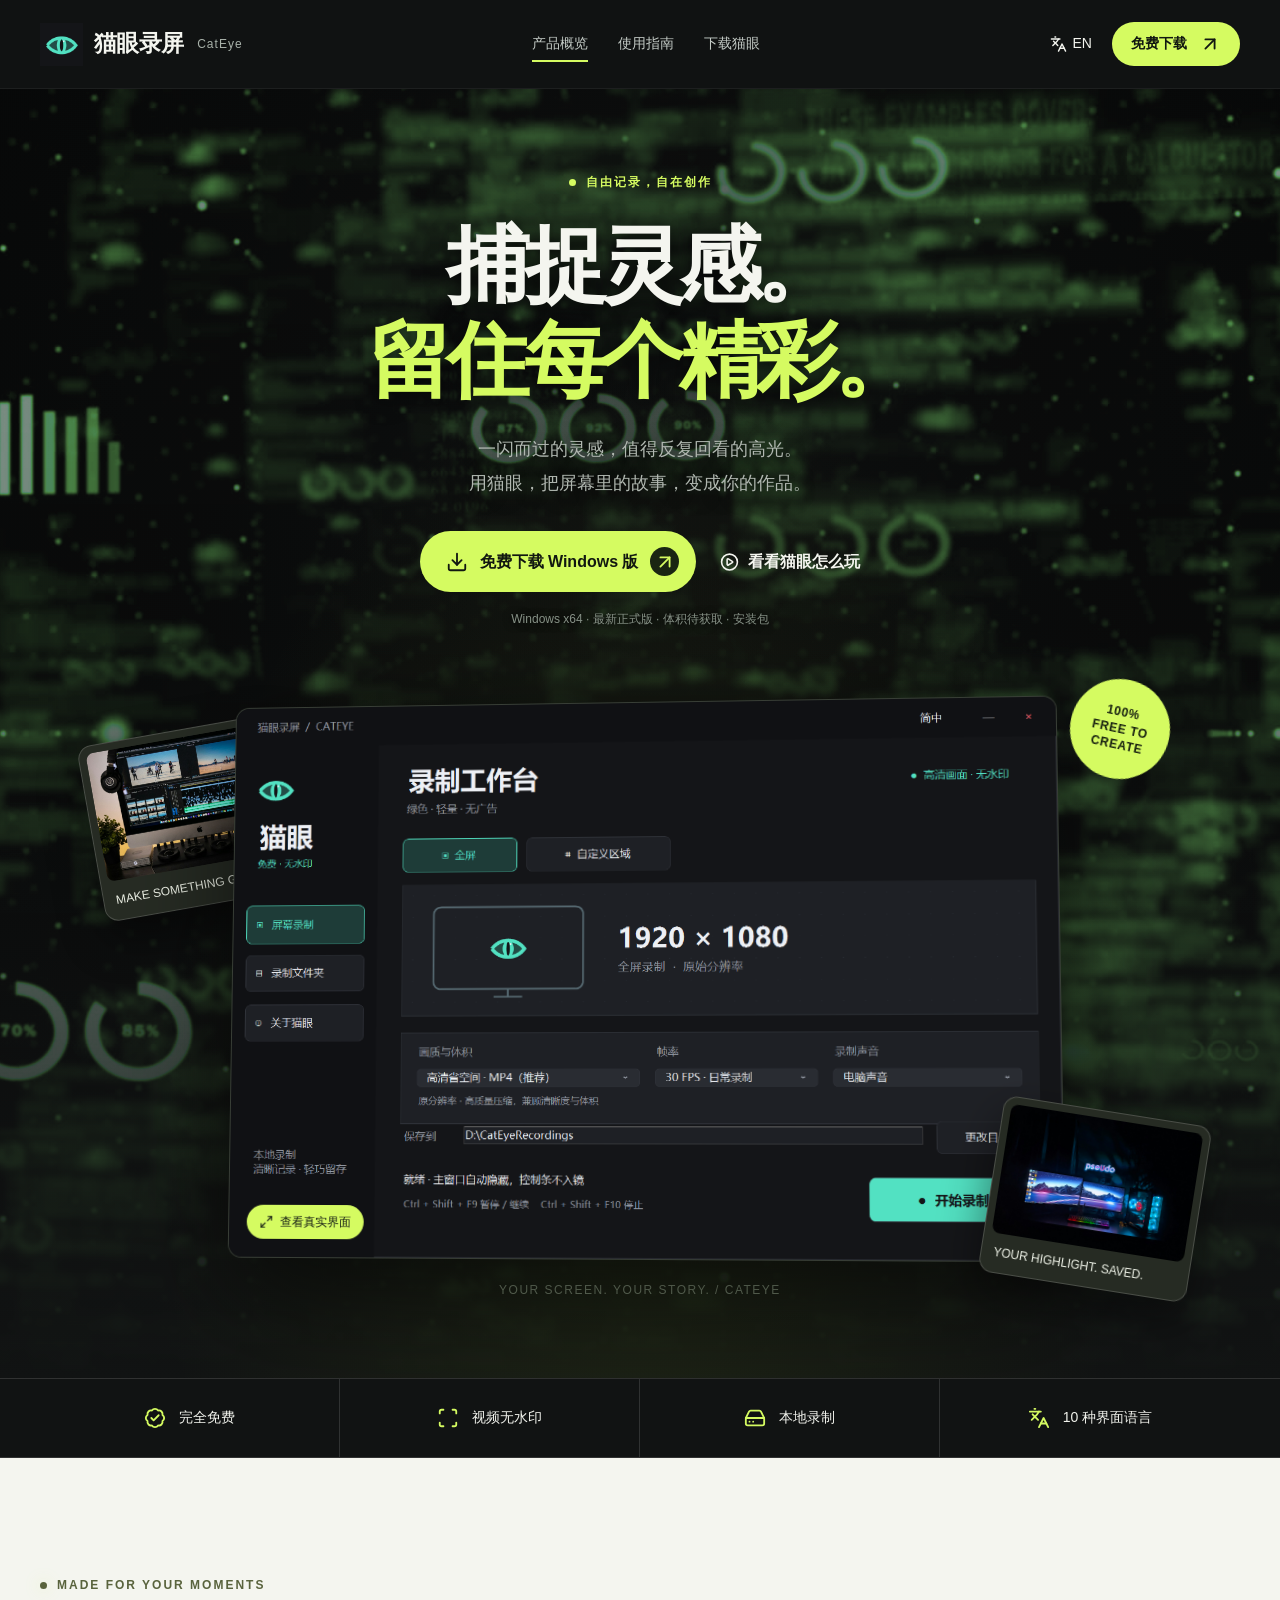
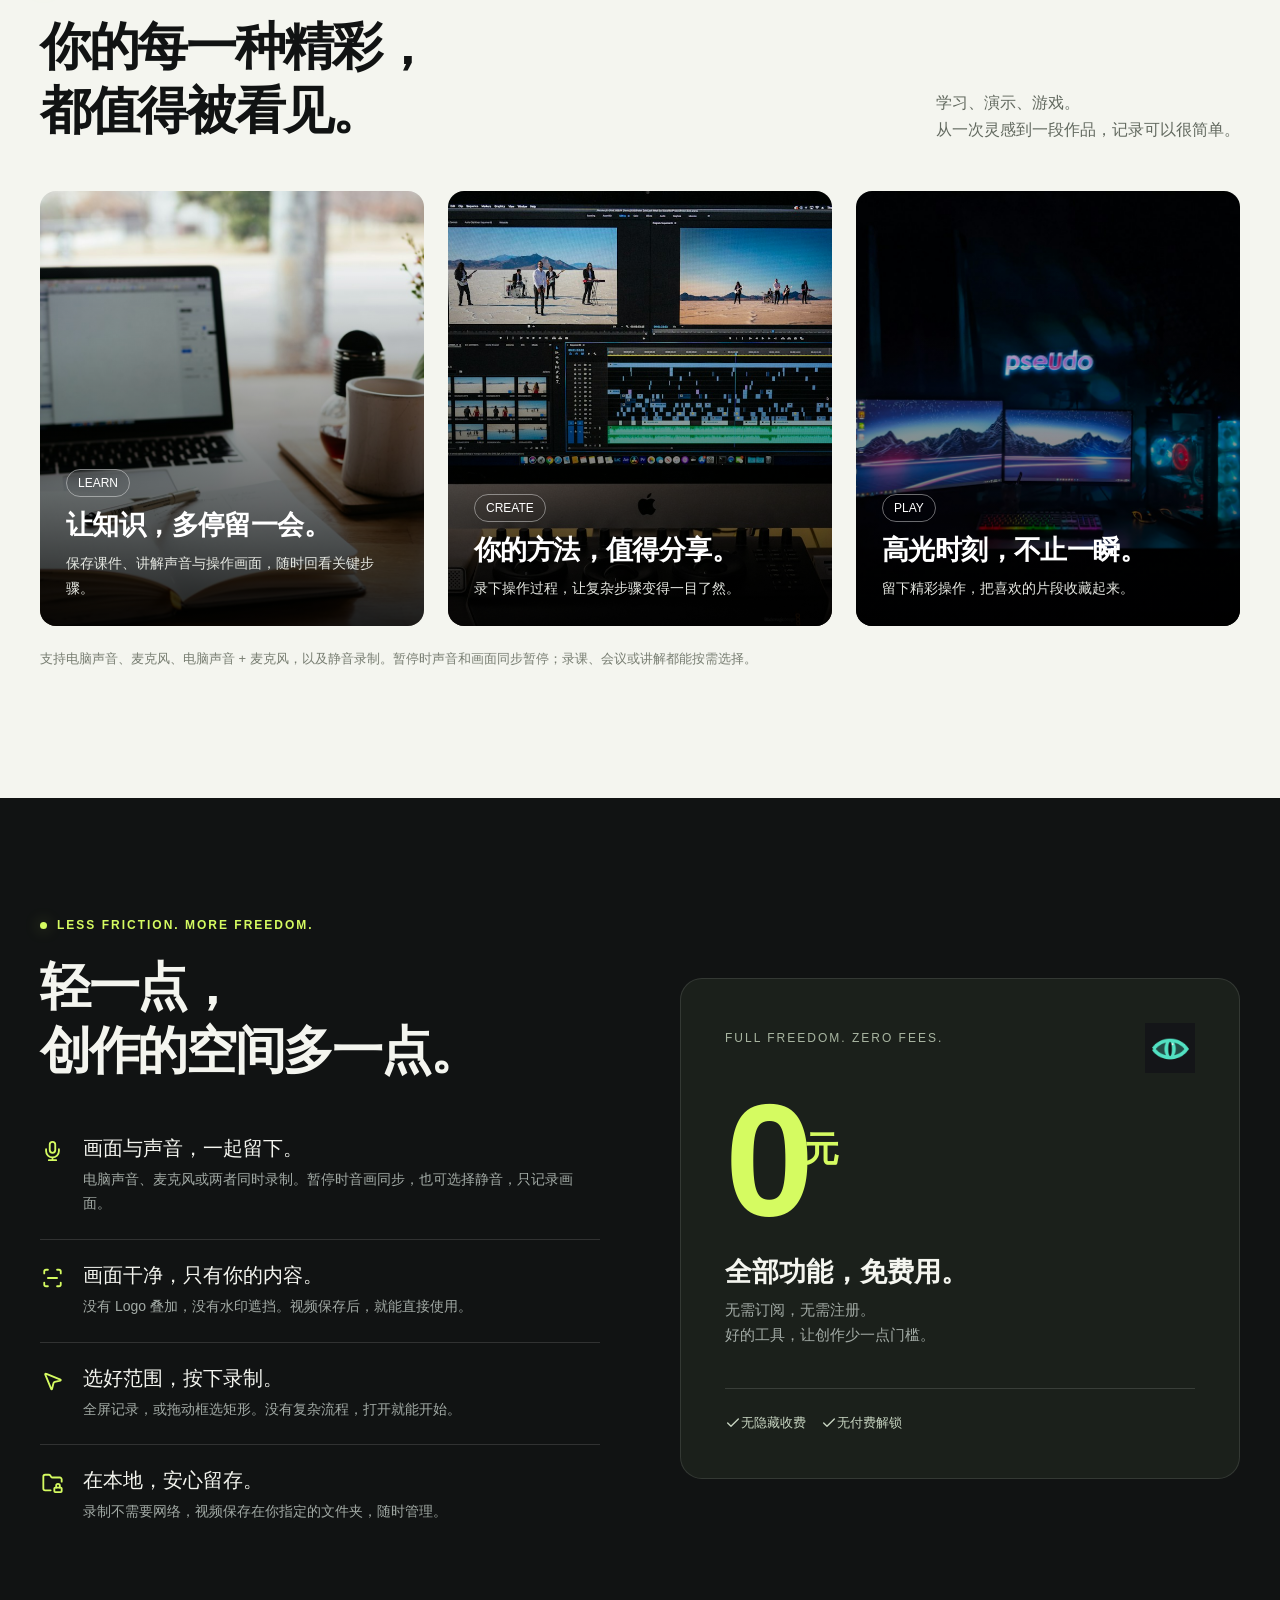
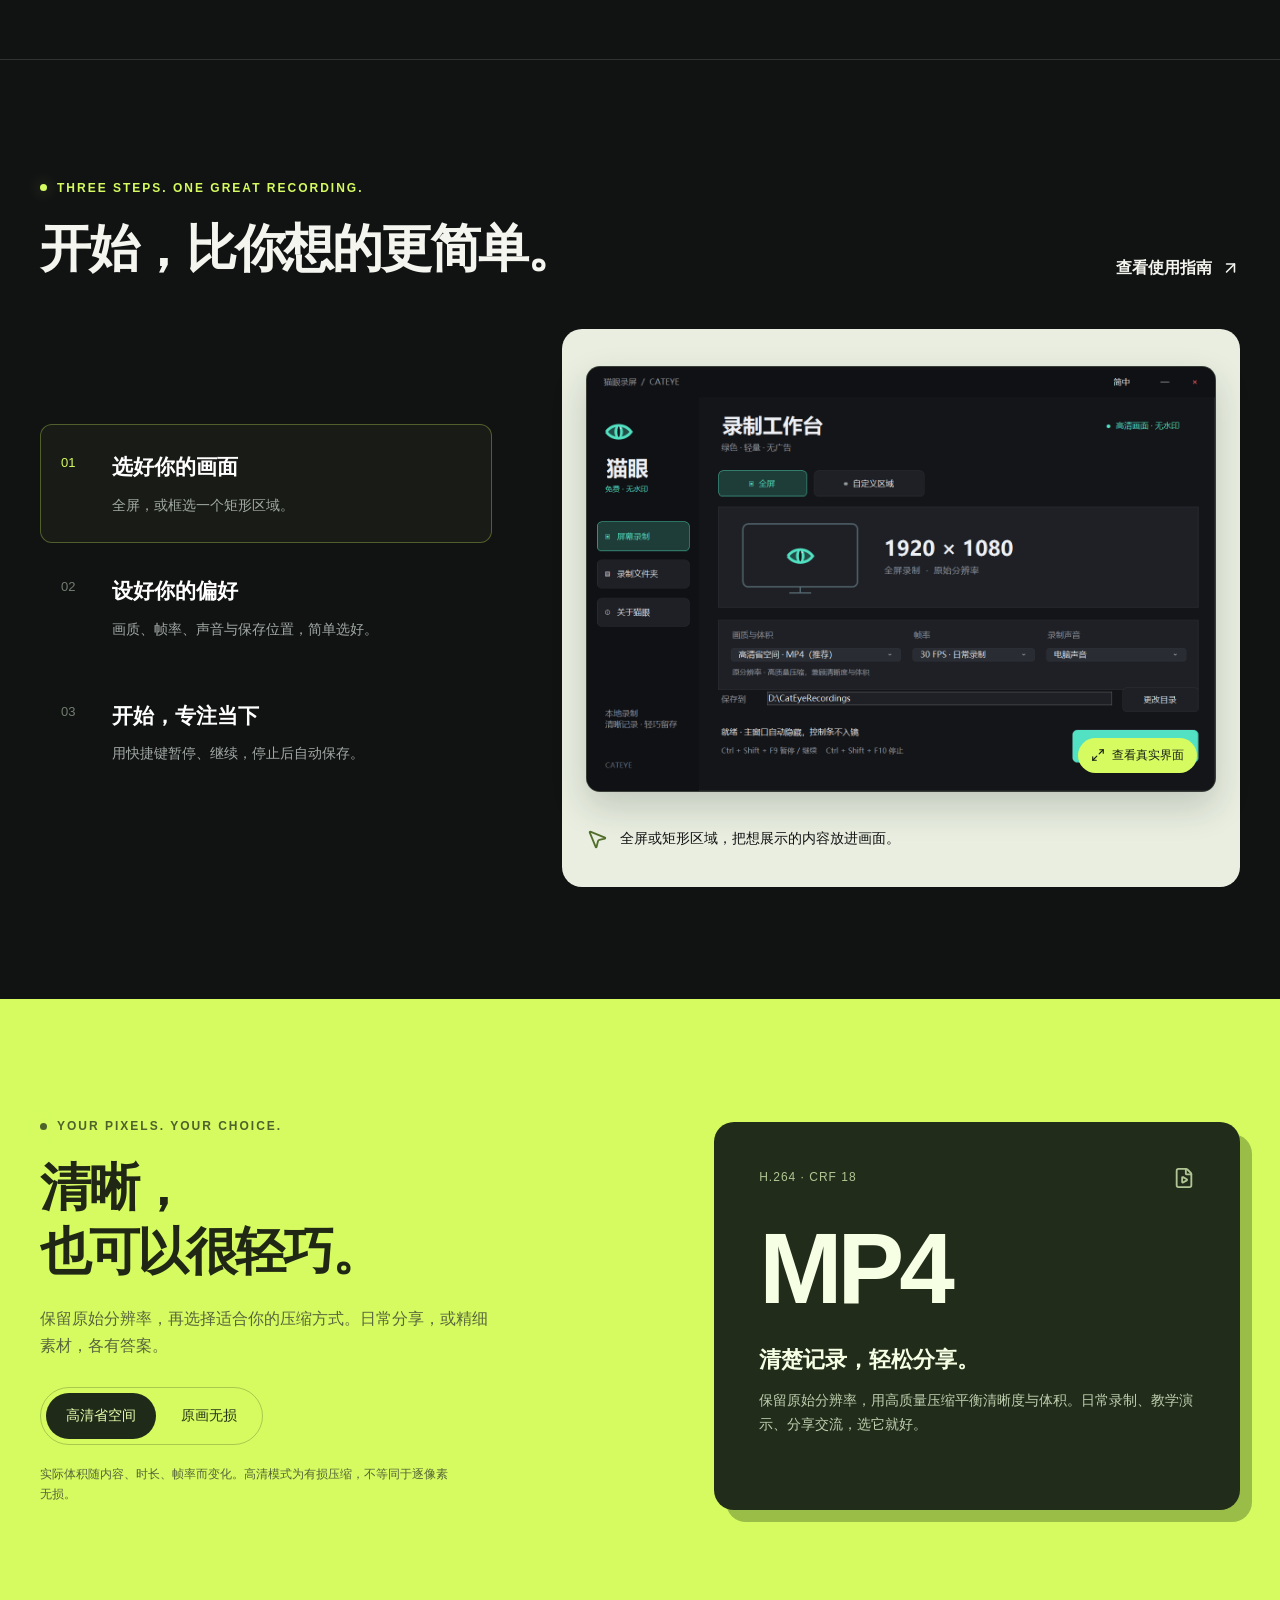
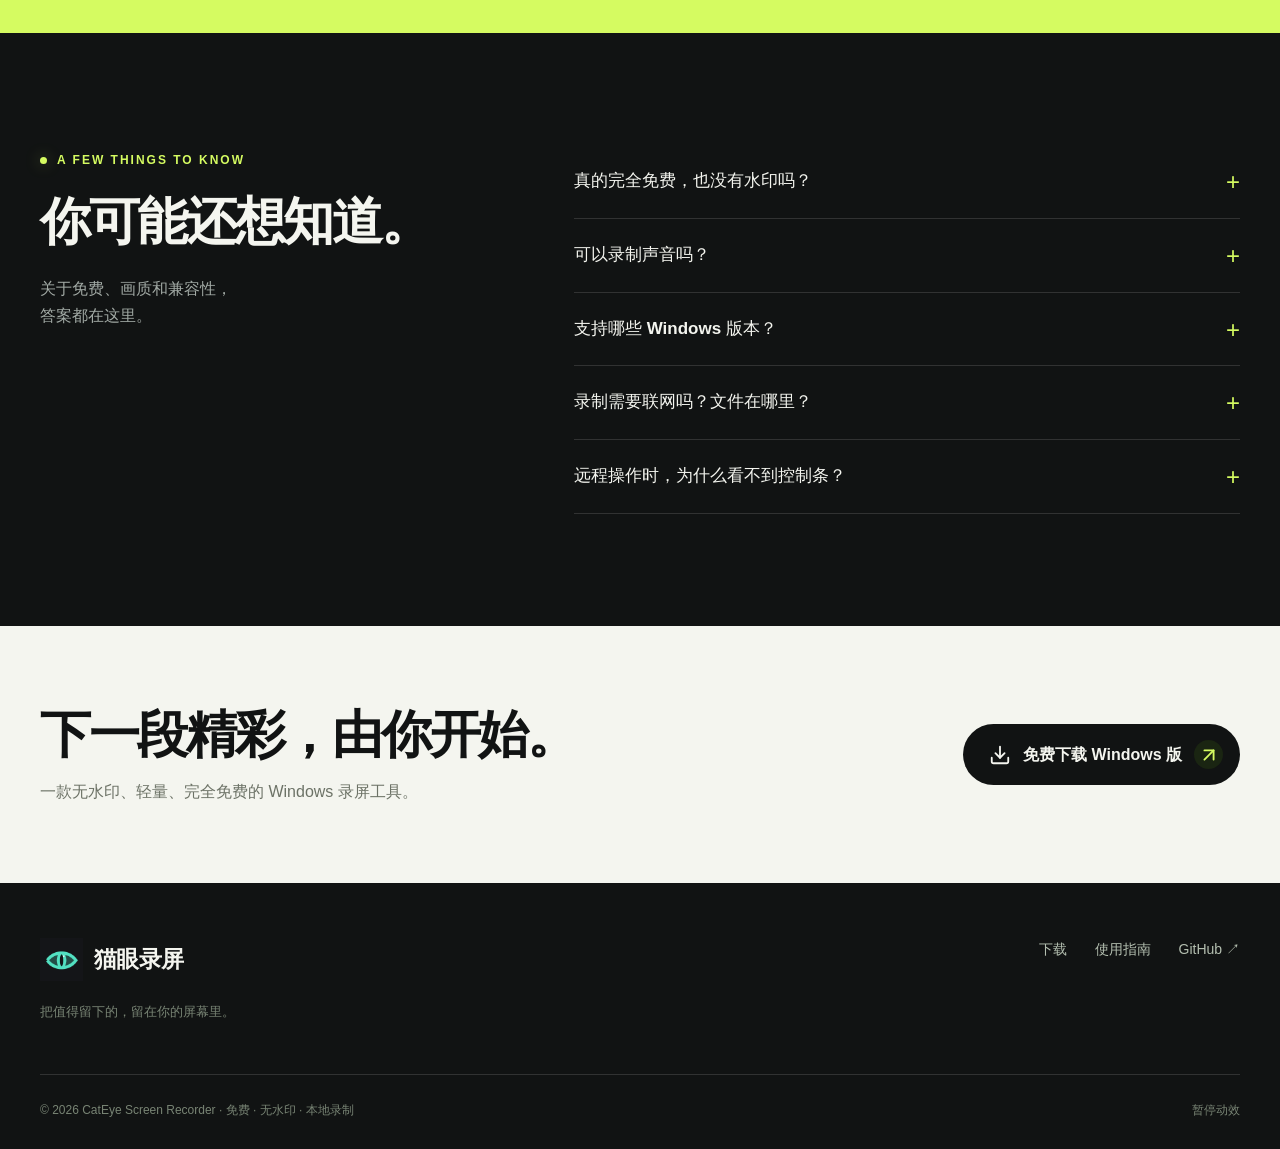
<file: index.html>
<!DOCTYPE html>
<html lang="zh-CN">
<head>
  <meta charset="UTF-8">
  <meta name="viewport" content="width=device-width, initial-scale=1">
  <meta name="theme-color" content="#111313">
  <title>猫眼录屏 CatEye — 捕捉灵感，留住每个精彩</title>
  <meta name="description" content="猫眼录屏 CatEye：无水印、轻量、完全免费的 Windows 录屏工具。全屏与自定义区域录制，MP4 与无损 MKV，电脑声音与麦克风录制，音画同步暂停，本地保存，安装即用。">
  <link rel="icon" type="image/png" href="assets/images/cateye-logo.png">
  <link rel="alternate" hreflang="zh-CN" href="index.html">
  <link rel="alternate" hreflang="en" href="index-en.html">
  <link rel="stylesheet" href="assets/vendor/bootstrap.min.css">
  <link rel="stylesheet" href="assets/css/main.css">
  <script src="assets/js/downloads.js" defer></script>
  <script src="assets/js/main.js" defer></script>
</head>
<body>
<a class="skip" href="#main">跳至正文</a>
    <header class="site-header">
      <div class="container nav-row">
        <a class="brand" href="index.html" aria-label="猫眼录屏 首页"><img src="assets/images/cateye-logo.png" width="43" height="43" alt=""><span>猫眼录屏</span><small>CatEye</small></a>
        <nav class="desktop-nav" aria-label="主导航"><a href="index.html" aria-current=page>产品概览</a><a href="guide.html" >使用指南</a><a href="download.html" >下载猫眼</a></nav>
        <div class="nav-actions">
          <a class="lang-link" href="index-en.html" data-language aria-label="Switch to English"><svg
  class="icon" aria-hidden="true"
  xmlns="http://www.w3.org/2000/svg"
  width="24"
  height="24"
  viewBox="0 0 24 24"
  fill="none"
  stroke="currentColor"
  stroke-width="2"
  stroke-linecap="round"
  stroke-linejoin="round"
>
  <path d="m5 8 6 6" />
  <path d="m4 14 6-6 2-3" />
  <path d="M2 5h12" />
  <path d="M7 2h1" />
  <path d="m22 22-5-10-5 10" />
  <path d="M14 18h6" />
</svg>EN</a>
          <a class="pill pill-primary pill-small nav-download" href="https://github.com/greatworks/CatEyeScreenRecorder/releases/latest" data-download>免费下载<svg
  class="icon" aria-hidden="true"
  xmlns="http://www.w3.org/2000/svg"
  width="24"
  height="24"
  viewBox="0 0 24 24"
  fill="none"
  stroke="currentColor"
  stroke-width="2"
  stroke-linecap="round"
  stroke-linejoin="round"
>
  <path d="M7 7h10v10" />
  <path d="M7 17 17 7" />
</svg></a>
          <button type="button" class="menu-toggle" aria-label="打开菜单" aria-controls="mobile-nav" aria-expanded="false"><svg
  class="icon" aria-hidden="true"
  xmlns="http://www.w3.org/2000/svg"
  width="24"
  height="24"
  viewBox="0 0 24 24"
  fill="none"
  stroke="currentColor"
  stroke-width="2"
  stroke-linecap="round"
  stroke-linejoin="round"
>
  <path d="M4 5h16" />
  <path d="M4 12h16" />
  <path d="M4 19h16" />
</svg></button>
        </div>
      </div>
      <nav id="mobile-nav" class="mobile-nav" aria-label="移动导航" hidden><a href="index.html">产品概览</a><a href="guide.html">使用指南</a><a href="download.html">下载猫眼</a></nav>
      <div class="scroll-meter" aria-hidden="true"></div>
    </header>
<main id="main"><section class="hero"><div class="hero-backdrop" aria-hidden="true">
  <video class="hero-video" data-hero-video autoplay muted loop playsinline preload="none" tabindex="-1" poster="assets/videos/hero-digital-flow-poster.jpg" data-desktop-src="assets/videos/hero-digital-flow-1080p.mp4" data-mobile-src="assets/videos/hero-digital-flow-720p.mp4"></video>
</div>
<button type="button" class="hero-motion" data-hero-motion aria-pressed="false">
  <svg data-video-icon="pause" aria-hidden="true" viewBox="0 0 24 24" fill="none" stroke="currentColor" stroke-width="2"><path d="M8 5v14M16 5v14"/></svg>
  <svg data-video-icon="play" aria-hidden="true" viewBox="0 0 24 24" fill="none" stroke="currentColor" stroke-width="2" hidden><path d="m8 5 11 7-11 7Z"/></svg>
  <span>暂停背景</span>
</button><div class="container">
      <div class="hero-copy">
        <span class="eyebrow"><i></i>自由记录，自在创作</span>
        <h1>捕捉灵感。<br><em>留住每个精彩。</em></h1>
        <p class="hero-lead">一闪而过的灵感，值得反复回看的高光。<br>用猫眼，把屏幕里的故事，变成你的作品。</p>
        <div class="hero-actions"><a class="pill pill-primary" href="https://github.com/greatworks/CatEyeScreenRecorder/releases/latest" data-download><svg
  class="icon" aria-hidden="true"
  xmlns="http://www.w3.org/2000/svg"
  width="24"
  height="24"
  viewBox="0 0 24 24"
  fill="none"
  stroke="currentColor"
  stroke-width="2"
  stroke-linecap="round"
  stroke-linejoin="round"
>
  <path d="M12 15V3" />
  <path d="M21 15v4a2 2 0 0 1-2 2H5a2 2 0 0 1-2-2v-4" />
  <path d="m7 10 5 5 5-5" />
</svg><span>免费下载 Windows 版</span><span class="arrow-circle"><svg
  class="icon" aria-hidden="true"
  xmlns="http://www.w3.org/2000/svg"
  width="24"
  height="24"
  viewBox="0 0 24 24"
  fill="none"
  stroke="currentColor"
  stroke-width="2"
  stroke-linecap="round"
  stroke-linejoin="round"
>
  <path d="M7 7h10v10" />
  <path d="M7 17 17 7" />
</svg></span></a><a class="text-link" href="#workflow"><svg
  class="icon" aria-hidden="true"
  xmlns="http://www.w3.org/2000/svg"
  width="24"
  height="24"
  viewBox="0 0 24 24"
  fill="none"
  stroke="currentColor"
  stroke-width="2"
  stroke-linecap="round"
  stroke-linejoin="round"
>
  <path d="M9 9.003a1 1 0 0 1 1.517-.859l4.997 2.997a1 1 0 0 1 0 1.718l-4.997 2.997A1 1 0 0 1 9 14.996z" />
  <circle cx="12" cy="12" r="10" />
</svg>看看猫眼怎么玩</a></div>
        <p class="hero-note" aria-live="polite">Windows x64 · <span data-release-version>最新正式版</span> · <span data-release-size>正在获取体积…</span> · <span data-release-format>安装包</span></p>
      </div>
      <div class="hero-scene">
        <div class="scene-card scene-left" aria-hidden="true"><img src="assets/images/creator-workspace.jpg" width="1200" height="800" alt=""><span>MAKE SOMETHING GREAT.</span></div>
        <button type="button" class="app-visual hero-app" data-image="assets/images/app-zh.png" data-tilt aria-label="放大猫眼真实软件界面">
      <img src="assets/images/app-zh.png" width="1380" height="930" alt="猫眼录屏实际 Windows 界面：录制区域、画质、帧率、录制声音与开始录制" fetchpriority="high">
      <span class="zoom-label"><svg
  class="icon" aria-hidden="true"
  xmlns="http://www.w3.org/2000/svg"
  width="24"
  height="24"
  viewBox="0 0 24 24"
  fill="none"
  stroke="currentColor"
  stroke-width="2"
  stroke-linecap="round"
  stroke-linejoin="round"
>
  <path d="M15 3h6v6" />
  <path d="m21 3-7 7" />
  <path d="m3 21 7-7" />
  <path d="M9 21H3v-6" />
</svg>查看真实界面</span>
    </button>
        <div class="scene-card scene-right" aria-hidden="true"><img src="assets/images/gaming-workspace.jpg" width="1200" height="900" alt=""><span>YOUR HIGHLIGHT. SAVED.</span></div>
        <div class="orbit-label" aria-hidden="true">100%<br>FREE TO<br>CREATE</div>
        <p class="scene-caption">YOUR SCREEN. YOUR STORY. / CATEYE</p>
      </div>
    </div></section>
    <div class="trust-strip"><div class="container trust-grid">
      <div class="trust-item"><svg
  class="icon" aria-hidden="true"
  xmlns="http://www.w3.org/2000/svg"
  width="24"
  height="24"
  viewBox="0 0 24 24"
  fill="none"
  stroke="currentColor"
  stroke-width="2"
  stroke-linecap="round"
  stroke-linejoin="round"
>
  <path d="M3.85 8.62a4 4 0 0 1 4.78-4.77 4 4 0 0 1 6.74 0 4 4 0 0 1 4.78 4.78 4 4 0 0 1 0 6.74 4 4 0 0 1-4.77 4.78 4 4 0 0 1-6.75 0 4 4 0 0 1-4.78-4.77 4 4 0 0 1 0-6.76Z" />
  <path d="m16 9-5.5 5.5L8 12" />
</svg><span>完全免费</span></div><div class="trust-item"><svg
  class="icon" aria-hidden="true"
  xmlns="http://www.w3.org/2000/svg"
  width="24"
  height="24"
  viewBox="0 0 24 24"
  fill="none"
  stroke="currentColor"
  stroke-width="2"
  stroke-linecap="round"
  stroke-linejoin="round"
>
  <path d="M3 7V5a2 2 0 0 1 2-2h2" />
  <path d="M17 3h2a2 2 0 0 1 2 2v2" />
  <path d="M21 17v2a2 2 0 0 1-2 2h-2" />
  <path d="M7 21H5a2 2 0 0 1-2-2v-2" />
</svg><span>视频无水印</span></div><div class="trust-item"><svg
  class="icon" aria-hidden="true"
  xmlns="http://www.w3.org/2000/svg"
  width="24"
  height="24"
  viewBox="0 0 24 24"
  fill="none"
  stroke="currentColor"
  stroke-width="2"
  stroke-linecap="round"
  stroke-linejoin="round"
>
  <path d="M10 16h.01" />
  <path d="M2.212 11.577a2 2 0 0 0-.212.896V18a2 2 0 0 0 2 2h16a2 2 0 0 0 2-2v-5.527a2 2 0 0 0-.212-.896L18.55 5.11A2 2 0 0 0 16.76 4H7.24a2 2 0 0 0-1.79 1.11z" />
  <path d="M21.946 12.013H2.054" />
  <path d="M6 16h.01" />
</svg><span>本地录制</span></div><div class="trust-item"><svg
  class="icon" aria-hidden="true"
  xmlns="http://www.w3.org/2000/svg"
  width="24"
  height="24"
  viewBox="0 0 24 24"
  fill="none"
  stroke="currentColor"
  stroke-width="2"
  stroke-linecap="round"
  stroke-linejoin="round"
>
  <path d="m5 8 6 6" />
  <path d="m4 14 6-6 2-3" />
  <path d="M2 5h12" />
  <path d="M7 2h1" />
  <path d="m22 22-5-10-5 10" />
  <path d="M14 18h6" />
</svg><span>10 种界面语言</span></div>
    </div></div>
    <section class="light-section section-pad" id="moments"><div class="container">
      <div class="section-head reveal"><div><span class="eyebrow"><i></i>MADE FOR YOUR MOMENTS</span><h2 class="section-title">你的每一种精彩，<br>都值得被看见。</h2></div><p class="section-lead">学习、演示、游戏。<br>从一次灵感到一段作品，记录可以很简单。</p></div>
      <div class="row g-4">
        <div class="col-md-4 reveal"><a class="use-case" href="guide.html#first-recording"><img src="assets/images/study-workspace.jpg" width="1200" height="900" loading="lazy" alt="自然光下的笔记本电脑与学习笔记"><div class="use-case-copy"><span class="tag">LEARN</span><h3>让知识，多停留一会。</h3><p>保存课件、讲解声音与操作画面，随时回看关键步骤。</p></div></a></div><div class="col-md-4 reveal"><a class="use-case" href="guide.html#first-recording"><img src="assets/images/creator-workspace.jpg" width="1200" height="900" loading="lazy" alt="真实的视频剪辑工作台"><div class="use-case-copy"><span class="tag">CREATE</span><h3>你的方法，值得分享。</h3><p>录下操作过程，让复杂步骤变得一目了然。</p></div></a></div><div class="col-md-4 reveal"><a class="use-case" href="guide.html#first-recording"><img src="assets/images/gaming-workspace.jpg" width="1200" height="900" loading="lazy" alt="深蓝灯光下的双屏游戏电脑"><div class="use-case-copy"><span class="tag">PLAY</span><h3>高光时刻，不止一瞬。</h3><p>留下精彩操作，把喜欢的片段收藏起来。</p></div></a></div>
      </div><p class="scenario-note">支持电脑声音、麦克风、电脑声音 + 麦克风，以及静音录制。暂停时声音和画面同步暂停；录课、会议或讲解都能按需选择。</p>
    </div></section>
    <section class="section-pad" id="features"><div class="container feature-intro">
      <div class="reveal"><span class="eyebrow"><i></i>LESS FRICTION. MORE FREEDOM.</span><h2 class="section-title">轻一点，<br>创作的空间多一点。</h2>
        <div class="feature-list">
          <div class="feature-row"><svg class="icon" aria-hidden="true" viewBox="0 0 24 24" fill="none" stroke="currentColor" stroke-width="2" stroke-linecap="round" stroke-linejoin="round"><rect x="9" y="2" width="6" height="12" rx="3"/><path d="M5 10v2a7 7 0 0 0 14 0v-2M12 19v3M8 22h8"/></svg><div><h3>画面与声音，一起留下。</h3><p>电脑声音、麦克风或两者同时录制。暂停时音画同步，也可选择静音，只记录画面。</p></div></div>
          <div class="feature-row"><svg
  class="icon" aria-hidden="true"
  xmlns="http://www.w3.org/2000/svg"
  width="24"
  height="24"
  viewBox="0 0 24 24"
  fill="none"
  stroke="currentColor"
  stroke-width="2"
  stroke-linecap="round"
  stroke-linejoin="round"
>
  <path d="M3 7V5a2 2 0 0 1 2-2h2" />
  <path d="M17 3h2a2 2 0 0 1 2 2v2" />
  <path d="M21 17v2a2 2 0 0 1-2 2h-2" />
  <path d="M7 21H5a2 2 0 0 1-2-2v-2" />
  <path d="M7 12h10" />
</svg><div><h3>画面干净，只有你的内容。</h3><p>没有 Logo 叠加，没有水印遮挡。视频保存后，就能直接使用。</p></div></div><div class="feature-row"><svg
  class="icon" aria-hidden="true"
  xmlns="http://www.w3.org/2000/svg"
  width="24"
  height="24"
  viewBox="0 0 24 24"
  fill="none"
  stroke="currentColor"
  stroke-width="2"
  stroke-linecap="round"
  stroke-linejoin="round"
>
  <path d="M4.037 4.688a.495.495 0 0 1 .651-.651l16 6.5a.5.5 0 0 1-.063.947l-6.124 1.58a2 2 0 0 0-1.438 1.435l-1.579 6.126a.5.5 0 0 1-.947.063z" />
</svg><div><h3>选好范围，按下录制。</h3><p>全屏记录，或拖动框选矩形。没有复杂流程，打开就能开始。</p></div></div><div class="feature-row"><svg
  class="icon" aria-hidden="true"
  xmlns="http://www.w3.org/2000/svg"
  width="24"
  height="24"
  viewBox="0 0 24 24"
  fill="none"
  stroke="currentColor"
  stroke-width="2"
  stroke-linecap="round"
  stroke-linejoin="round"
>
  <rect width="8" height="5" x="14" y="17" rx="1" />
  <path d="M10 20H4a2 2 0 0 1-2-2V5a2 2 0 0 1 2-2h3.9a2 2 0 0 1 1.69.9l.81 1.2a2 2 0 0 0 1.67.9H20a2 2 0 0 1 2 2v2.5" />
  <path d="M20 17v-2a2 2 0 1 0-4 0v2" />
</svg><div><h3>在本地，安心留存。</h3><p>录制不需要网络，视频保存在你指定的文件夹，随时管理。</p></div></div>
        </div>
      </div>
      <div class="spotlight-card free-card reveal"><img class="mini-logo" src="assets/images/cateye-logo.png" width="50" height="50" alt=""><span class="overline">FULL FREEDOM. ZERO FEES.</span><div class="free-display">0<small>元</small></div><h3>全部功能，免费用。</h3><p>无需订阅，无需注册。<br>好的工具，让创作少一点门槛。</p><div class="free-card-footer"><span><svg
  class="icon" aria-hidden="true"
  xmlns="http://www.w3.org/2000/svg"
  width="24"
  height="24"
  viewBox="0 0 24 24"
  fill="none"
  stroke="currentColor"
  stroke-width="2"
  stroke-linecap="round"
  stroke-linejoin="round"
>
  <path d="M20 6 9 17l-5-5" />
</svg>无隐藏收费</span><span><svg
  class="icon" aria-hidden="true"
  xmlns="http://www.w3.org/2000/svg"
  width="24"
  height="24"
  viewBox="0 0 24 24"
  fill="none"
  stroke="currentColor"
  stroke-width="2"
  stroke-linecap="round"
  stroke-linejoin="round"
>
  <path d="M20 6 9 17l-5-5" />
</svg>无付费解锁</span></div></div>
    </div></section>
    <section class="section-pad workflow" id="workflow"><div class="container">
      <div class="section-head reveal"><div><span class="eyebrow"><i></i>THREE STEPS. ONE GREAT RECORDING.</span><h2 class="section-title">开始，比你想的更简单。</h2></div><a class="text-link" href="guide.html">查看使用指南<svg
  class="icon" aria-hidden="true"
  xmlns="http://www.w3.org/2000/svg"
  width="24"
  height="24"
  viewBox="0 0 24 24"
  fill="none"
  stroke="currentColor"
  stroke-width="2"
  stroke-linecap="round"
  stroke-linejoin="round"
>
  <path d="M7 7h10v10" />
  <path d="M7 17 17 7" />
</svg></a></div>
      <div class="workflow-layout">
        <div class="steps reveal" role="group" aria-label="录制步骤">
          <button class="step-button" type="button" data-step="0" aria-pressed="true"><span class="step-number">01</span><span><strong>选好你的画面</strong><span>全屏，或框选一个矩形区域。</span></span></button><button class="step-button" type="button" data-step="1" aria-pressed="false"><span class="step-number">02</span><span><strong>设好你的偏好</strong><span>画质、帧率、声音与保存位置，简单选好。</span></span></button><button class="step-button" type="button" data-step="2" aria-pressed="false"><span class="step-number">03</span><span><strong>开始，专注当下</strong><span>用快捷键暂停、继续，停止后自动保存。</span></span></button>
        </div><div class="workflow-visual reveal"><button type="button" class="app-visual " data-image="assets/images/app-zh.png"  aria-label="放大猫眼真实软件界面">
      <img src="assets/images/app-zh.png" width="1380" height="930" alt="猫眼录屏实际 Windows 界面：录制区域、画质、帧率、录制声音与开始录制" loading="lazy">
      <span class="zoom-label"><svg
  class="icon" aria-hidden="true"
  xmlns="http://www.w3.org/2000/svg"
  width="24"
  height="24"
  viewBox="0 0 24 24"
  fill="none"
  stroke="currentColor"
  stroke-width="2"
  stroke-linecap="round"
  stroke-linejoin="round"
>
  <path d="M15 3h6v6" />
  <path d="m21 3-7 7" />
  <path d="m3 21 7-7" />
  <path d="M9 21H3v-6" />
</svg>查看真实界面</span>
    </button><div class="workflow-caption"><svg
  class="icon" aria-hidden="true"
  xmlns="http://www.w3.org/2000/svg"
  width="24"
  height="24"
  viewBox="0 0 24 24"
  fill="none"
  stroke="currentColor"
  stroke-width="2"
  stroke-linecap="round"
  stroke-linejoin="round"
>
  <path d="M4.037 4.688a.495.495 0 0 1 .651-.651l16 6.5a.5.5 0 0 1-.063.947l-6.124 1.58a2 2 0 0 0-1.438 1.435l-1.579 6.126a.5.5 0 0 1-.947.063z" />
</svg><span id="step-caption" aria-live="polite">全屏或矩形区域，把想展示的内容放进画面。</span></div></div>
      </div>
    </div></section>
    <section class="quality-section section-pad" id="quality"><div class="container quality-layout">
      <div class="reveal"><span class="eyebrow"><i></i>YOUR PIXELS. YOUR CHOICE.</span><h2 class="section-title">清晰，<br>也可以很轻巧。</h2><p class="section-lead">保留原始分辨率，再选择适合你的压缩方式。日常分享，或精细素材，各有答案。</p>
        <div class="quality-switch" role="group" aria-label="选择画质模式"><button type="button" data-quality="mp4" aria-pressed="true">高清省空间</button><button type="button" data-quality="mkv" aria-pressed="false">原画无损</button></div>
        <p class="quality-small">实际体积随内容、时长、帧率而变化。高清模式为有损压缩，不等同于逐像素无损。</p>
      </div><div class="format-card reveal" aria-live="polite"><div class="format-meta"><span id="quality-codec">H.264 · CRF 18</span><svg
  class="icon" aria-hidden="true"
  xmlns="http://www.w3.org/2000/svg"
  width="24"
  height="24"
  viewBox="0 0 24 24"
  fill="none"
  stroke="currentColor"
  stroke-width="2"
  stroke-linecap="round"
  stroke-linejoin="round"
>
  <path d="M6 22a2 2 0 0 1-2-2V4a2 2 0 0 1 2-2h8a2.4 2.4 0 0 1 1.704.706l3.588 3.588A2.4 2.4 0 0 1 20 8v12a2 2 0 0 1-2 2z" />
  <path d="M14 2v5a1 1 0 0 0 1 1h5" />
  <path d="M15.033 13.44a.647.647 0 0 1 0 1.12l-4.065 2.352a.645.645 0 0 1-.968-.56v-4.704a.645.645 0 0 1 .967-.56z" />
</svg></div><div class="format-name" id="quality-name">MP4</div><h3 id="quality-title">清楚记录，轻松分享。</h3><p id="quality-text">保留原始分辨率，用高质量压缩平衡清晰度与体积。日常录制、教学演示、分享交流，选它就好。</p></div>
    </div></section>
    <section class="section-pad" id="faq"><div class="container faq-layout"><div class="reveal"><span class="eyebrow"><i></i>A FEW THINGS TO KNOW</span><h2 class="section-title">你可能还想知道。</h2><p class="section-lead">关于免费、画质和兼容性，<br>答案都在这里。</p></div><div class="reveal"><div class="faq-list"><details><summary>真的完全免费，也没有水印吗？</summary><p>是的，所有功能免费使用，录制的视频不会添加水印。无需注册账号，也没有订阅门槛。</p></details><details><summary>可以录制声音吗？</summary><p>支持电脑声音、麦克风、电脑声音 + 麦克风，以及静音录制。暂停时声音和画面同步暂停；录课、会议或讲解都能按需选择。</p></details><details><summary>支持哪些 Windows 版本？</summary><p>兼容目标为 Windows 7 SP1 / 8 / 8.1 / 10 / 11 的 64 位系统，需要 .NET Framework 4.5.2 或更高版本。已完成 Windows 10 x64 回归，其他目标系统仍需对应设备验证。</p></details><details><summary>录制需要联网吗？文件在哪里？</summary><p>录制无需联网，视频直接保存在你选择的本地文件夹。检查更新和下载新版才需要网络。</p></details><details><summary>远程操作时，为什么看不到控制条？</summary><p>部分远程软件会一起隐藏被排除在捕获之外的悬浮条。可使用 Ctrl + Shift + F9 暂停或继续，Ctrl + Shift + F10 停止并保存。</p></details></div></div></div></section>
    <section class="final-cta"><div class="container cta-row reveal"><div><h2>下一段精彩，由你开始。</h2><p>一款无水印、轻量、完全免费的 Windows 录屏工具。</p></div><a class="pill pill-dark" href="https://github.com/greatworks/CatEyeScreenRecorder/releases/latest" data-download><svg
  class="icon" aria-hidden="true"
  xmlns="http://www.w3.org/2000/svg"
  width="24"
  height="24"
  viewBox="0 0 24 24"
  fill="none"
  stroke="currentColor"
  stroke-width="2"
  stroke-linecap="round"
  stroke-linejoin="round"
>
  <path d="M12 15V3" />
  <path d="M21 15v4a2 2 0 0 1-2 2H5a2 2 0 0 1-2-2v-4" />
  <path d="m7 10 5 5 5-5" />
</svg><span>免费下载 Windows 版</span><span class="arrow-circle"><svg
  class="icon" aria-hidden="true"
  xmlns="http://www.w3.org/2000/svg"
  width="24"
  height="24"
  viewBox="0 0 24 24"
  fill="none"
  stroke="currentColor"
  stroke-width="2"
  stroke-linecap="round"
  stroke-linejoin="round"
>
  <path d="M7 7h10v10" />
  <path d="M7 17 17 7" />
</svg></span></a></div></section></main>
<footer class="site-footer"><div class="container">
      <div class="footer-top">
        <div><a class="brand" href="index.html"><img src="assets/images/cateye-logo.png" width="43" height="43" alt="">猫眼录屏</a><p>把值得留下的，留在你的屏幕里。</p></div>
        <nav class="footer-links" aria-label="页脚导航"><a href="https://github.com/greatworks/CatEyeScreenRecorder/releases/latest" data-download>下载</a><a href="guide.html">使用指南</a><a href="https://github.com/greatworks/CatEyeScreenRecorder" target="_blank" rel="noopener noreferrer">GitHub ↗</a></nav>
      </div>
      <div class="footer-bottom"><span>© 2026 CatEye Screen Recorder · 免费 · 无水印 · 本地录制</span><button class="motion-toggle" type="button" aria-pressed="false">暂停动效</button></div>
    </div></footer>
    <dialog class="image-dialog" aria-label="猫眼软件界面预览"><button type="button" class="dialog-close" aria-label="关闭预览"><svg
  class="icon" aria-hidden="true"
  xmlns="http://www.w3.org/2000/svg"
  width="24"
  height="24"
  viewBox="0 0 24 24"
  fill="none"
  stroke="currentColor"
  stroke-width="2"
  stroke-linecap="round"
  stroke-linejoin="round"
>
  <path d="M18 6 6 18" />
  <path d="m6 6 12 12" />
</svg></button><img id="large-image" alt="猫眼软件实际界面放大图"><p>实际软件控件导出 · Windows 界面</p></dialog>
    <div class="toast" role="status" aria-live="polite"></div>
</body>
</html>
</file>
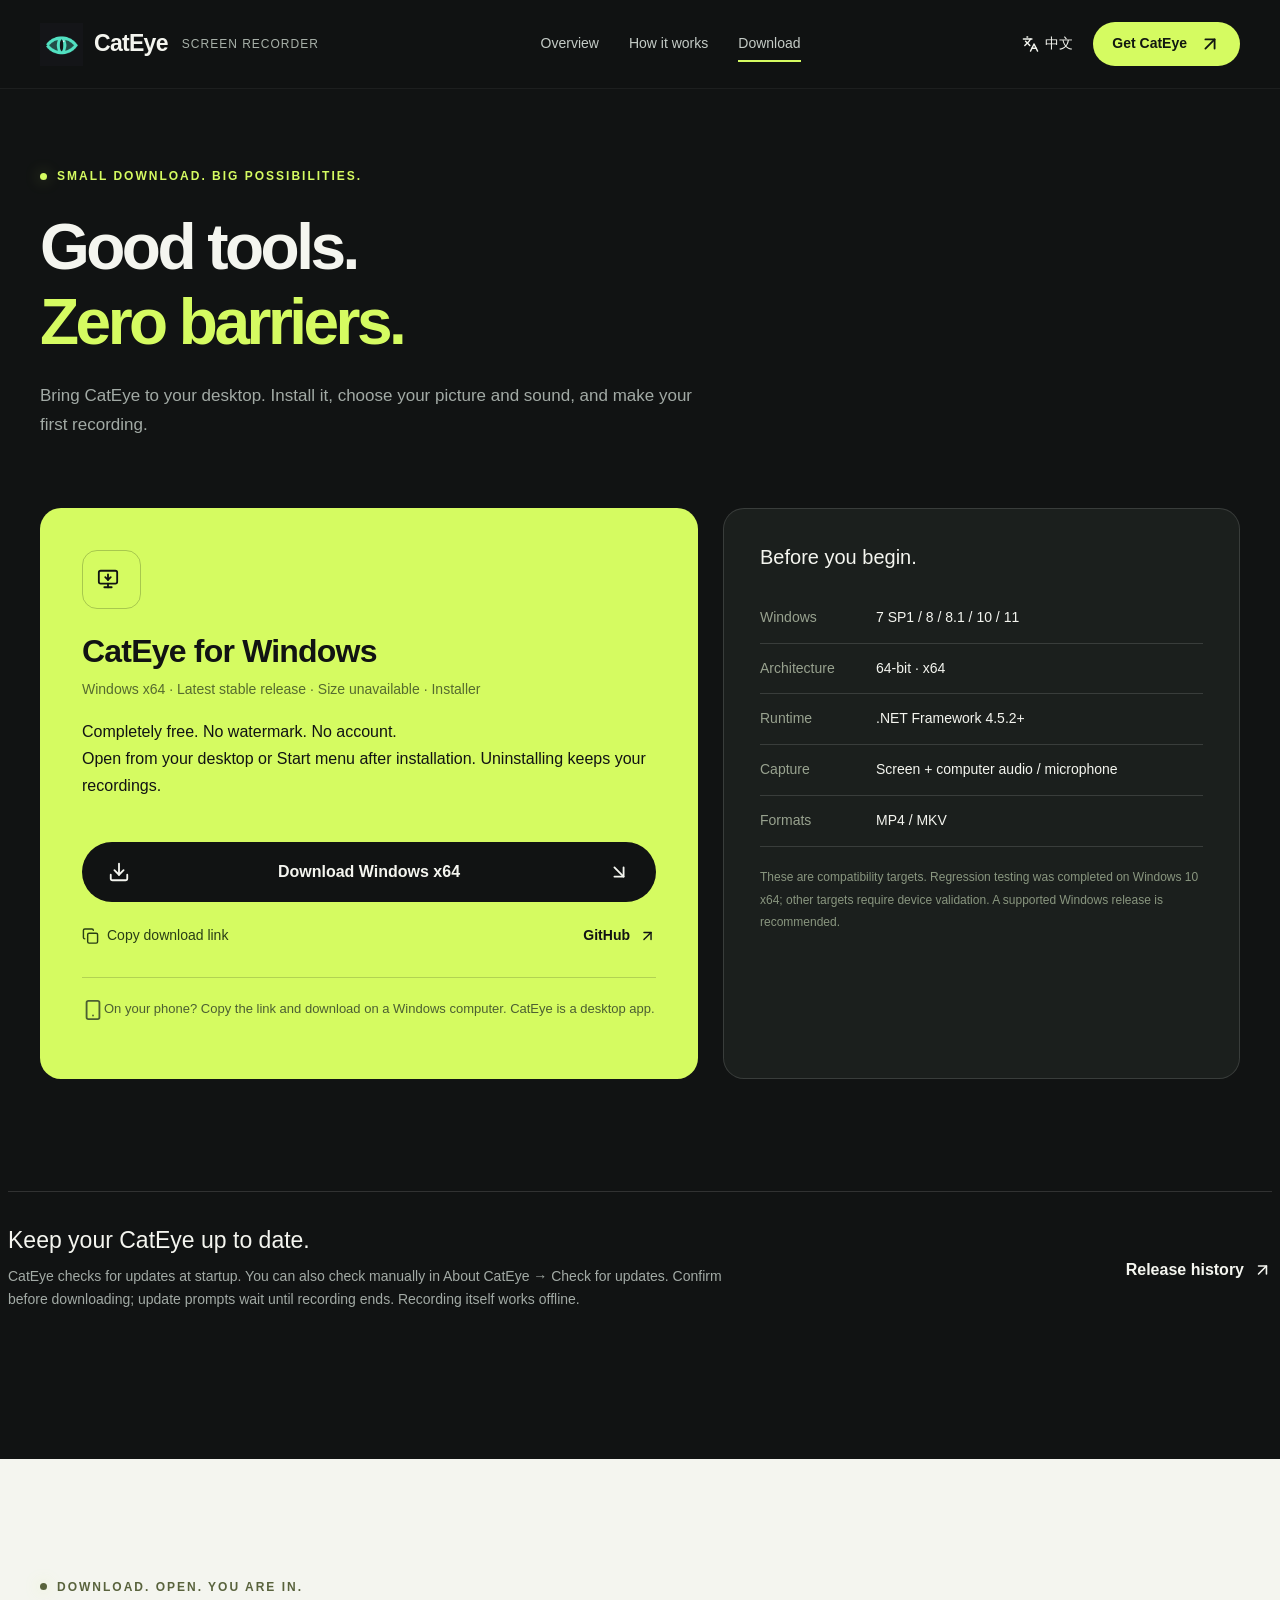
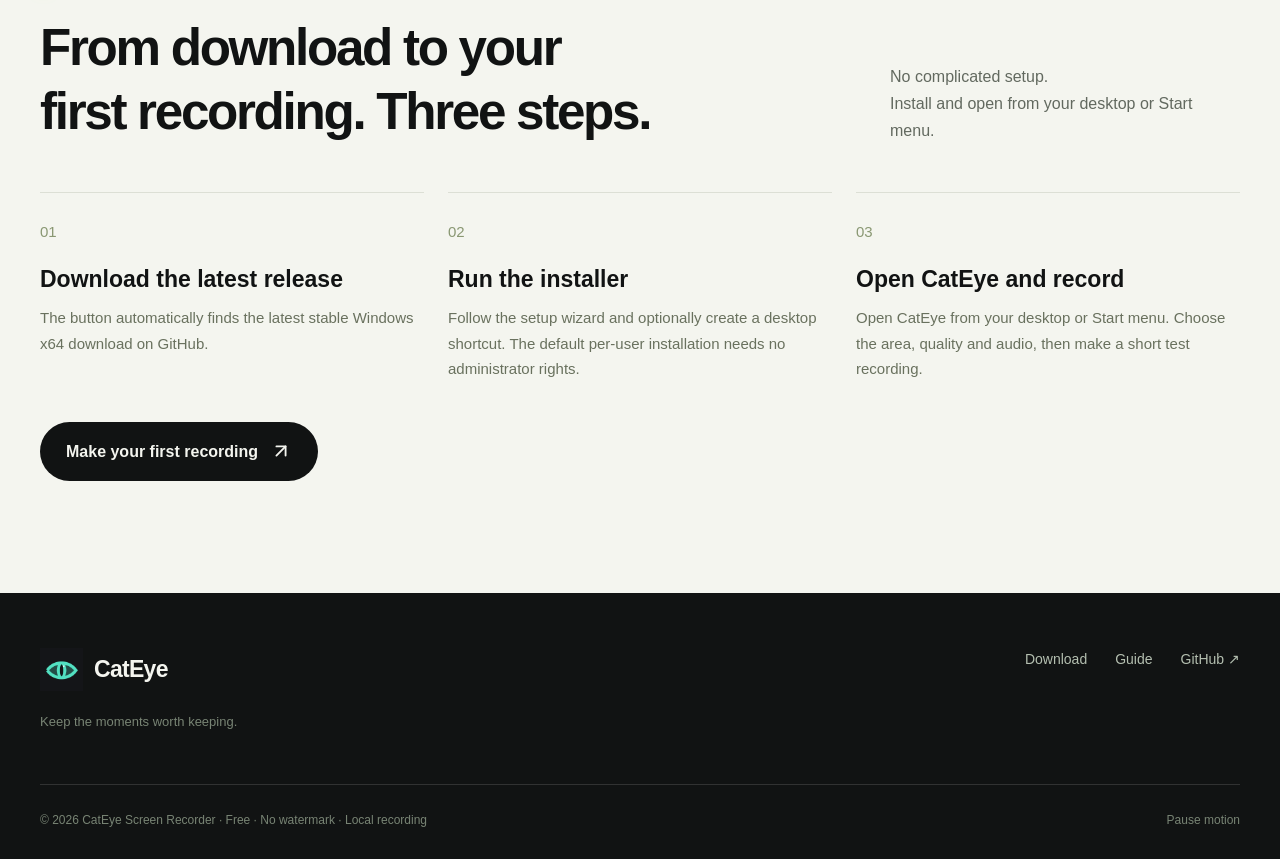
<file: download-en.html>
<!DOCTYPE html>
<html lang="en">
<head>
  <meta charset="UTF-8">
  <meta name="viewport" content="width=device-width, initial-scale=1">
  <meta name="theme-color" content="#111313">
  <title>Download CatEye — Free Windows screen recorder</title>
  <meta name="description" content="CatEye is a free, lightweight Windows screen recorder without watermarks. Capture the full screen or a custom area with computer audio and microphone. Pause audio and video together. Save locally as MP4 or lossless MKV.">
  <link rel="icon" type="image/png" href="assets/images/cateye-logo.png">
  <link rel="alternate" hreflang="zh-CN" href="download.html">
  <link rel="alternate" hreflang="en" href="download-en.html">
  <link rel="stylesheet" href="assets/vendor/bootstrap.min.css">
  <link rel="stylesheet" href="assets/css/main.css">
  <script src="assets/js/downloads.js" defer></script>
  <script src="assets/js/main.js" defer></script>
</head>
<body>
<a class="skip" href="#main">Skip to content</a>
    <header class="site-header">
      <div class="container nav-row">
        <a class="brand" href="index-en.html" aria-label="CatEye home"><img src="assets/images/cateye-logo.png" width="43" height="43" alt=""><span>CatEye</span><small>SCREEN RECORDER</small></a>
        <nav class="desktop-nav" aria-label="Main navigation"><a href="index-en.html" >Overview</a><a href="guide-en.html" >How it works</a><a href="download-en.html" aria-current=page>Download</a></nav>
        <div class="nav-actions">
          <a class="lang-link" href="download.html" data-language aria-label="切换至中文"><svg
  class="icon" aria-hidden="true"
  xmlns="http://www.w3.org/2000/svg"
  width="24"
  height="24"
  viewBox="0 0 24 24"
  fill="none"
  stroke="currentColor"
  stroke-width="2"
  stroke-linecap="round"
  stroke-linejoin="round"
>
  <path d="m5 8 6 6" />
  <path d="m4 14 6-6 2-3" />
  <path d="M2 5h12" />
  <path d="M7 2h1" />
  <path d="m22 22-5-10-5 10" />
  <path d="M14 18h6" />
</svg>中文</a>
          <a class="pill pill-primary pill-small nav-download" href="https://github.com/greatworks/CatEyeScreenRecorder/releases/latest" data-download>Get CatEye<svg
  class="icon" aria-hidden="true"
  xmlns="http://www.w3.org/2000/svg"
  width="24"
  height="24"
  viewBox="0 0 24 24"
  fill="none"
  stroke="currentColor"
  stroke-width="2"
  stroke-linecap="round"
  stroke-linejoin="round"
>
  <path d="M7 7h10v10" />
  <path d="M7 17 17 7" />
</svg></a>
          <button type="button" class="menu-toggle" aria-label="Open menu" aria-controls="mobile-nav" aria-expanded="false"><svg
  class="icon" aria-hidden="true"
  xmlns="http://www.w3.org/2000/svg"
  width="24"
  height="24"
  viewBox="0 0 24 24"
  fill="none"
  stroke="currentColor"
  stroke-width="2"
  stroke-linecap="round"
  stroke-linejoin="round"
>
  <path d="M4 5h16" />
  <path d="M4 12h16" />
  <path d="M4 19h16" />
</svg></button>
        </div>
      </div>
      <nav id="mobile-nav" class="mobile-nav" aria-label="Mobile navigation" hidden><a href="index-en.html">Overview</a><a href="guide-en.html">How it works</a><a href="download-en.html">Download</a></nav>
      <div class="scroll-meter" aria-hidden="true"></div>
    </header>
<main id="main"><section class="page-intro"><div class="container">
      <span class="eyebrow"><i></i>SMALL DOWNLOAD. BIG POSSIBILITIES.</span><h1>Good tools.<br><em>Zero barriers.</em></h1>
      <p>Bring CatEye to your desktop. Install it, choose your picture and sound, and make your first recording.</p>
    </div></section>
    <section class="container download-grid" aria-label="Download and requirements">
      <article class="download-card reveal"><div class="download-icon"><svg
  class="icon" aria-hidden="true"
  xmlns="http://www.w3.org/2000/svg"
  width="24"
  height="24"
  viewBox="0 0 24 24"
  fill="none"
  stroke="currentColor"
  stroke-width="2"
  stroke-linecap="round"
  stroke-linejoin="round"
>
  <path d="M12 13V7" />
  <path d="m15 10-3 3-3-3" />
  <rect width="20" height="14" x="2" y="3" rx="2" />
  <path d="M12 17v4" />
  <path d="M8 21h8" />
</svg></div><h2>CatEye for Windows</h2><p class="release-meta" aria-live="polite">Windows x64 · <span data-release-version>Latest stable release</span> · <span data-release-size>Getting size…</span> · <span data-release-format>Installer</span></p><p>Completely free. No watermark. No account.<br><span data-package-kind>Open from your desktop or Start menu after installation. Uninstalling keeps your recordings.</span></p>
        <a class="pill pill-dark" href="https://github.com/greatworks/CatEyeScreenRecorder/releases/latest" data-download><svg
  class="icon" aria-hidden="true"
  xmlns="http://www.w3.org/2000/svg"
  width="24"
  height="24"
  viewBox="0 0 24 24"
  fill="none"
  stroke="currentColor"
  stroke-width="2"
  stroke-linecap="round"
  stroke-linejoin="round"
>
  <path d="M12 15V3" />
  <path d="M21 15v4a2 2 0 0 1-2 2H5a2 2 0 0 1-2-2v-4" />
  <path d="m7 10 5 5 5-5" />
</svg><span>Download Windows x64</span><svg
  class="icon" aria-hidden="true"
  xmlns="http://www.w3.org/2000/svg"
  width="24"
  height="24"
  viewBox="0 0 24 24"
  fill="none"
  stroke="currentColor"
  stroke-width="2"
  stroke-linecap="round"
  stroke-linejoin="round"
>
  <path d="m7 7 10 10" />
  <path d="M17 7v10H7" />
</svg></a>
        <div class="download-secondary"><button class="copy-link" type="button" data-copy><svg
  class="icon" aria-hidden="true"
  xmlns="http://www.w3.org/2000/svg"
  width="24"
  height="24"
  viewBox="0 0 24 24"
  fill="none"
  stroke="currentColor"
  stroke-width="2"
  stroke-linecap="round"
  stroke-linejoin="round"
>
  <rect width="14" height="14" x="8" y="8" rx="2" ry="2" />
  <path d="M4 16c-1.1 0-2-.9-2-2V4c0-1.1.9-2 2-2h10c1.1 0 2 .9 2 2" />
</svg>Copy download link</button><a class="text-link" href="https://github.com/greatworks/CatEyeScreenRecorder/releases/latest" target="_blank" rel="noopener noreferrer">GitHub <svg
  class="icon" aria-hidden="true"
  xmlns="http://www.w3.org/2000/svg"
  width="24"
  height="24"
  viewBox="0 0 24 24"
  fill="none"
  stroke="currentColor"
  stroke-width="2"
  stroke-linecap="round"
  stroke-linejoin="round"
>
  <path d="M7 7h10v10" />
  <path d="M7 17 17 7" />
</svg></a></div>
        <input class="copy-fallback" type="text" aria-label="Download URL, select and copy" readonly hidden>
        <div class="download-feedback" role="status" hidden>The request was sent to your browser. If the download does not start, open the GitHub release.</div>
        <p class="phone-note"><svg
  class="icon" aria-hidden="true"
  xmlns="http://www.w3.org/2000/svg"
  width="24"
  height="24"
  viewBox="0 0 24 24"
  fill="none"
  stroke="currentColor"
  stroke-width="2"
  stroke-linecap="round"
  stroke-linejoin="round"
>
  <rect width="14" height="20" x="5" y="2" rx="2" ry="2" />
  <path d="M12 18h.01" />
</svg>On your phone? Copy the link and download on a Windows computer. CatEye is a desktop app.</p>
      </article>
      <aside class="requirements reveal"><h2>Before you begin.</h2><dl><div><dt>Windows</dt><dd>7 SP1 / 8 / 8.1 / 10 / 11</dd></div><div><dt>Architecture</dt><dd>64-bit · x64</dd></div><div><dt>Runtime</dt><dd>.NET Framework 4.5.2+</dd></div><div><dt>Capture</dt><dd>Screen + computer audio / microphone</dd></div><div><dt>Formats</dt><dd>MP4 / MKV</dd></div></dl><p class="fineprint">These are compatibility targets. Regression testing was completed on Windows 10 x64; other targets require device validation. A supported Windows release is recommended.</p></aside>
    </section>
    <section class="section-pad"><div class="container update-row"><div><h2>Keep your CatEye up to date.</h2><p>CatEye checks for updates at startup. You can also check manually in About CatEye → Check for updates. Confirm before downloading; update prompts wait until recording ends. Recording itself works offline.</p></div><a class="text-link" href="https://github.com/greatworks/CatEyeScreenRecorder/releases" target="_blank" rel="noopener noreferrer">Release history<svg
  class="icon" aria-hidden="true"
  xmlns="http://www.w3.org/2000/svg"
  width="24"
  height="24"
  viewBox="0 0 24 24"
  fill="none"
  stroke="currentColor"
  stroke-width="2"
  stroke-linecap="round"
  stroke-linejoin="round"
>
  <path d="M7 7h10v10" />
  <path d="M7 17 17 7" />
</svg></a></div></section>
    <section class="light-section section-pad"><div class="container">
      <div class="section-head reveal"><div><span class="eyebrow"><i></i>DOWNLOAD. OPEN. YOU ARE IN.</span><h2 class="section-title">From download to your<br>first recording. Three steps.</h2></div><p class="section-lead">No complicated setup.<br><span data-install-lead>Install and open from your desktop or Start menu.</span></p></div>
      <div class="row g-4"><article class="col-md-4 reveal"><div class="install-card"><span>01</span><h3>Download the latest release</h3><p>The button automatically finds the latest stable Windows x64 download on GitHub.</p></div></article><article class="col-md-4 reveal"><div class="install-card"><span>02</span><h3 data-install-title>Run the installer</h3><p data-install-description>Follow the setup wizard and optionally create a desktop shortcut. The default per-user installation needs no administrator rights.</p></div></article><article class="col-md-4 reveal"><div class="install-card"><span>03</span><h3>Open CatEye and record</h3><p data-open-description>Open CatEye from your desktop or Start menu. Choose the area, quality and audio, then make a short test recording.</p></div></article></div>
      <a class="pill pill-dark mt-4" href="guide-en.html">Make your first recording<svg
  class="icon" aria-hidden="true"
  xmlns="http://www.w3.org/2000/svg"
  width="24"
  height="24"
  viewBox="0 0 24 24"
  fill="none"
  stroke="currentColor"
  stroke-width="2"
  stroke-linecap="round"
  stroke-linejoin="round"
>
  <path d="M7 7h10v10" />
  <path d="M7 17 17 7" />
</svg></a>
    </div></section></main>
<footer class="site-footer"><div class="container">
      <div class="footer-top">
        <div><a class="brand" href="index-en.html"><img src="assets/images/cateye-logo.png" width="43" height="43" alt="">CatEye</a><p>Keep the moments worth keeping.</p></div>
        <nav class="footer-links" aria-label="Footer navigation"><a href="https://github.com/greatworks/CatEyeScreenRecorder/releases/latest" data-download>Download</a><a href="guide-en.html">Guide</a><a href="https://github.com/greatworks/CatEyeScreenRecorder" target="_blank" rel="noopener noreferrer">GitHub ↗</a></nav>
      </div>
      <div class="footer-bottom"><span>© 2026 CatEye Screen Recorder · Free · No watermark · Local recording</span><button class="motion-toggle" type="button" aria-pressed="false">Pause motion</button></div>
    </div></footer>
    <dialog class="image-dialog" aria-label="CatEye interface preview"><button type="button" class="dialog-close" aria-label="Close preview"><svg
  class="icon" aria-hidden="true"
  xmlns="http://www.w3.org/2000/svg"
  width="24"
  height="24"
  viewBox="0 0 24 24"
  fill="none"
  stroke="currentColor"
  stroke-width="2"
  stroke-linecap="round"
  stroke-linejoin="round"
>
  <path d="M18 6 6 18" />
  <path d="m6 6 12 12" />
</svg></button><img id="large-image" alt="Enlarged actual CatEye interface"><p>Rendered from the actual Windows application controls</p></dialog>
    <div class="toast" role="status" aria-live="polite"></div>
</body>
</html>
</file>
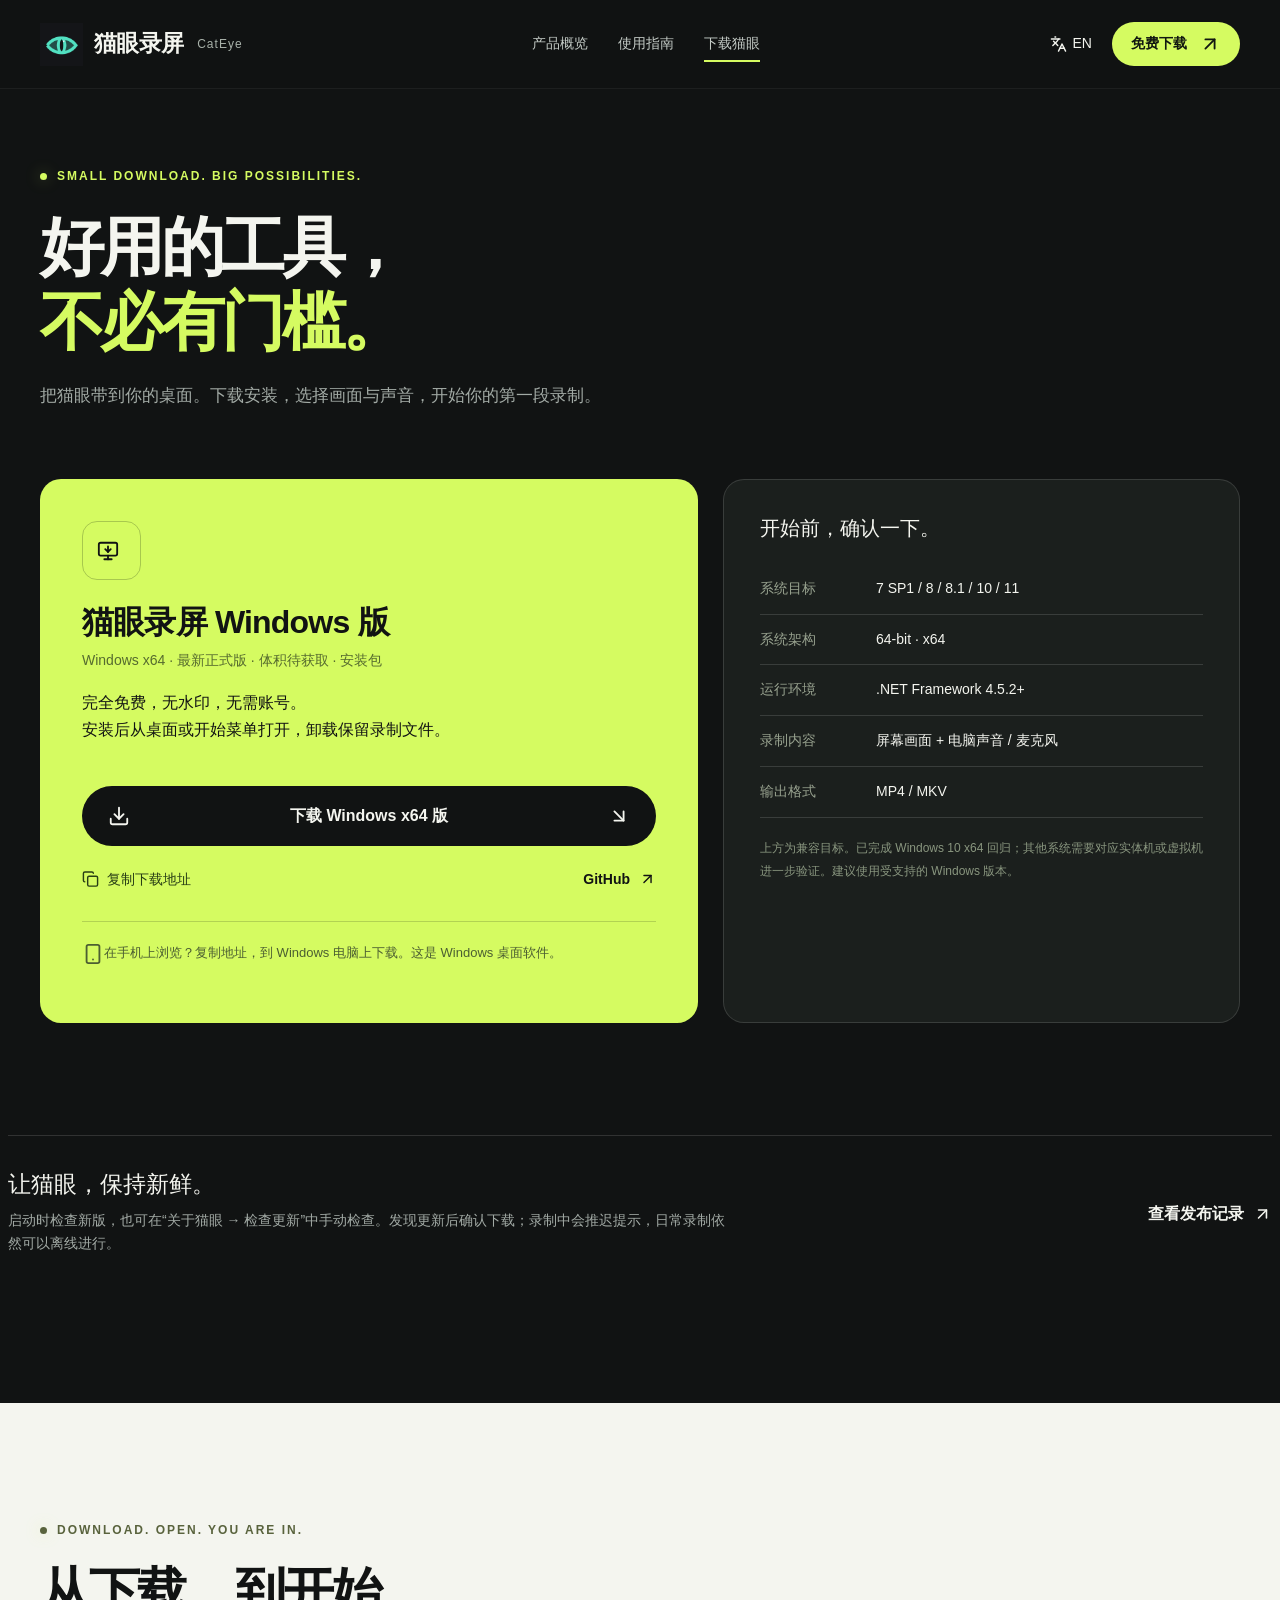
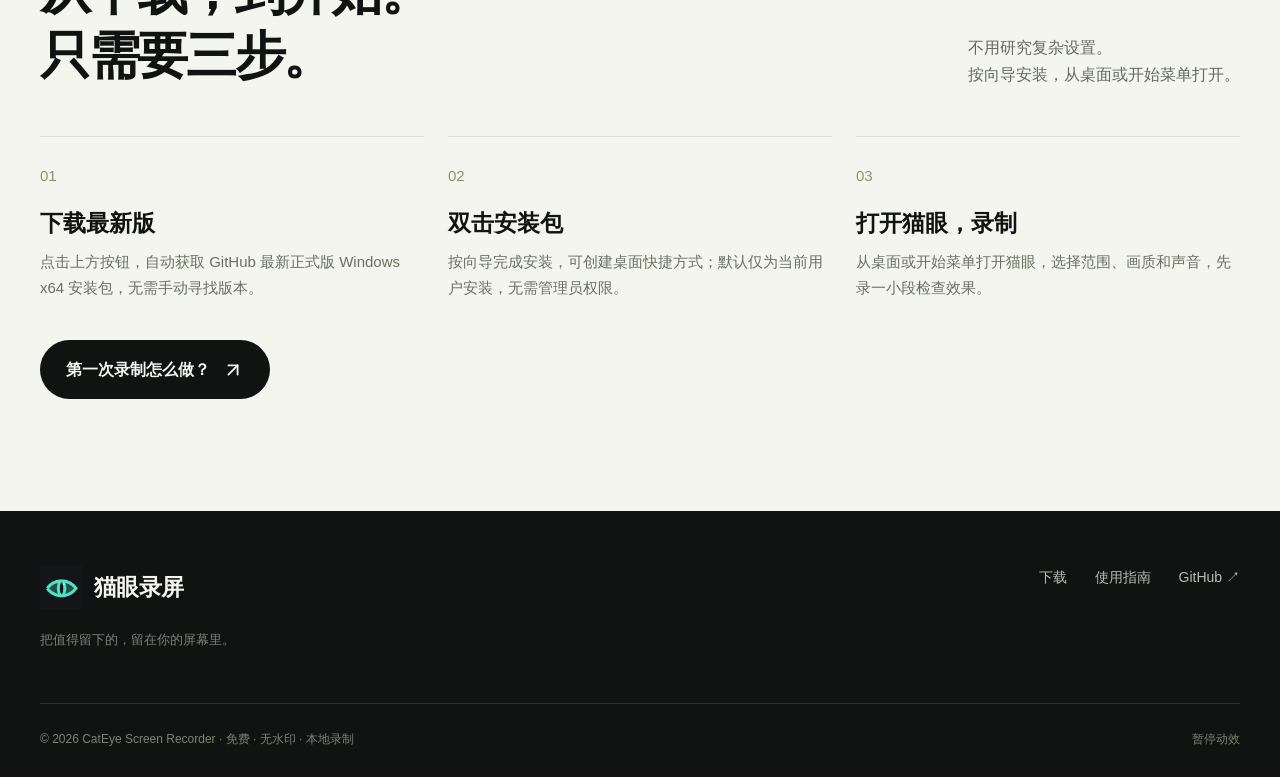
<file: download.html>
<!DOCTYPE html>
<html lang="zh-CN">
<head>
  <meta charset="UTF-8">
  <meta name="viewport" content="width=device-width, initial-scale=1">
  <meta name="theme-color" content="#111313">
  <title>免费下载猫眼录屏 — CatEye Windows 版</title>
  <meta name="description" content="猫眼录屏 CatEye：无水印、轻量、完全免费的 Windows 录屏工具。全屏与自定义区域录制，MP4 与无损 MKV，电脑声音与麦克风录制，音画同步暂停，本地保存，安装即用。">
  <link rel="icon" type="image/png" href="assets/images/cateye-logo.png">
  <link rel="alternate" hreflang="zh-CN" href="download.html">
  <link rel="alternate" hreflang="en" href="download-en.html">
  <link rel="stylesheet" href="assets/vendor/bootstrap.min.css">
  <link rel="stylesheet" href="assets/css/main.css">
  <script src="assets/js/downloads.js" defer></script>
  <script src="assets/js/main.js" defer></script>
</head>
<body>
<a class="skip" href="#main">跳至正文</a>
    <header class="site-header">
      <div class="container nav-row">
        <a class="brand" href="index.html" aria-label="猫眼录屏 首页"><img src="assets/images/cateye-logo.png" width="43" height="43" alt=""><span>猫眼录屏</span><small>CatEye</small></a>
        <nav class="desktop-nav" aria-label="主导航"><a href="index.html" >产品概览</a><a href="guide.html" >使用指南</a><a href="download.html" aria-current=page>下载猫眼</a></nav>
        <div class="nav-actions">
          <a class="lang-link" href="download-en.html" data-language aria-label="Switch to English"><svg
  class="icon" aria-hidden="true"
  xmlns="http://www.w3.org/2000/svg"
  width="24"
  height="24"
  viewBox="0 0 24 24"
  fill="none"
  stroke="currentColor"
  stroke-width="2"
  stroke-linecap="round"
  stroke-linejoin="round"
>
  <path d="m5 8 6 6" />
  <path d="m4 14 6-6 2-3" />
  <path d="M2 5h12" />
  <path d="M7 2h1" />
  <path d="m22 22-5-10-5 10" />
  <path d="M14 18h6" />
</svg>EN</a>
          <a class="pill pill-primary pill-small nav-download" href="https://github.com/greatworks/CatEyeScreenRecorder/releases/latest" data-download>免费下载<svg
  class="icon" aria-hidden="true"
  xmlns="http://www.w3.org/2000/svg"
  width="24"
  height="24"
  viewBox="0 0 24 24"
  fill="none"
  stroke="currentColor"
  stroke-width="2"
  stroke-linecap="round"
  stroke-linejoin="round"
>
  <path d="M7 7h10v10" />
  <path d="M7 17 17 7" />
</svg></a>
          <button type="button" class="menu-toggle" aria-label="打开菜单" aria-controls="mobile-nav" aria-expanded="false"><svg
  class="icon" aria-hidden="true"
  xmlns="http://www.w3.org/2000/svg"
  width="24"
  height="24"
  viewBox="0 0 24 24"
  fill="none"
  stroke="currentColor"
  stroke-width="2"
  stroke-linecap="round"
  stroke-linejoin="round"
>
  <path d="M4 5h16" />
  <path d="M4 12h16" />
  <path d="M4 19h16" />
</svg></button>
        </div>
      </div>
      <nav id="mobile-nav" class="mobile-nav" aria-label="移动导航" hidden><a href="index.html">产品概览</a><a href="guide.html">使用指南</a><a href="download.html">下载猫眼</a></nav>
      <div class="scroll-meter" aria-hidden="true"></div>
    </header>
<main id="main"><section class="page-intro"><div class="container">
      <span class="eyebrow"><i></i>SMALL DOWNLOAD. BIG POSSIBILITIES.</span><h1>好用的工具，<br><em>不必有门槛。</em></h1>
      <p>把猫眼带到你的桌面。下载安装，选择画面与声音，开始你的第一段录制。</p>
    </div></section>
    <section class="container download-grid" aria-label="下载与系统要求">
      <article class="download-card reveal"><div class="download-icon"><svg
  class="icon" aria-hidden="true"
  xmlns="http://www.w3.org/2000/svg"
  width="24"
  height="24"
  viewBox="0 0 24 24"
  fill="none"
  stroke="currentColor"
  stroke-width="2"
  stroke-linecap="round"
  stroke-linejoin="round"
>
  <path d="M12 13V7" />
  <path d="m15 10-3 3-3-3" />
  <rect width="20" height="14" x="2" y="3" rx="2" />
  <path d="M12 17v4" />
  <path d="M8 21h8" />
</svg></div><h2>猫眼录屏 Windows 版</h2><p class="release-meta" aria-live="polite">Windows x64 · <span data-release-version>最新正式版</span> · <span data-release-size>正在获取体积…</span> · <span data-release-format>安装包</span></p><p>完全免费，无水印，无需账号。<br><span data-package-kind>安装后从桌面或开始菜单打开，卸载保留录制文件。</span></p>
        <a class="pill pill-dark" href="https://github.com/greatworks/CatEyeScreenRecorder/releases/latest" data-download><svg
  class="icon" aria-hidden="true"
  xmlns="http://www.w3.org/2000/svg"
  width="24"
  height="24"
  viewBox="0 0 24 24"
  fill="none"
  stroke="currentColor"
  stroke-width="2"
  stroke-linecap="round"
  stroke-linejoin="round"
>
  <path d="M12 15V3" />
  <path d="M21 15v4a2 2 0 0 1-2 2H5a2 2 0 0 1-2-2v-4" />
  <path d="m7 10 5 5 5-5" />
</svg><span>下载 Windows x64 版</span><svg
  class="icon" aria-hidden="true"
  xmlns="http://www.w3.org/2000/svg"
  width="24"
  height="24"
  viewBox="0 0 24 24"
  fill="none"
  stroke="currentColor"
  stroke-width="2"
  stroke-linecap="round"
  stroke-linejoin="round"
>
  <path d="m7 7 10 10" />
  <path d="M17 7v10H7" />
</svg></a>
        <div class="download-secondary"><button class="copy-link" type="button" data-copy><svg
  class="icon" aria-hidden="true"
  xmlns="http://www.w3.org/2000/svg"
  width="24"
  height="24"
  viewBox="0 0 24 24"
  fill="none"
  stroke="currentColor"
  stroke-width="2"
  stroke-linecap="round"
  stroke-linejoin="round"
>
  <rect width="14" height="14" x="8" y="8" rx="2" ry="2" />
  <path d="M4 16c-1.1 0-2-.9-2-2V4c0-1.1.9-2 2-2h10c1.1 0 2 .9 2 2" />
</svg>复制下载地址</button><a class="text-link" href="https://github.com/greatworks/CatEyeScreenRecorder/releases/latest" target="_blank" rel="noopener noreferrer">GitHub <svg
  class="icon" aria-hidden="true"
  xmlns="http://www.w3.org/2000/svg"
  width="24"
  height="24"
  viewBox="0 0 24 24"
  fill="none"
  stroke="currentColor"
  stroke-width="2"
  stroke-linecap="round"
  stroke-linejoin="round"
>
  <path d="M7 7h10v10" />
  <path d="M7 17 17 7" />
</svg></a></div>
        <input class="copy-fallback" type="text" aria-label="下载地址，选中后复制" readonly hidden>
        <div class="download-feedback" role="status" hidden>下载请求已交给浏览器。如果没有开始，请打开 GitHub 发布页。</div>
        <p class="phone-note"><svg
  class="icon" aria-hidden="true"
  xmlns="http://www.w3.org/2000/svg"
  width="24"
  height="24"
  viewBox="0 0 24 24"
  fill="none"
  stroke="currentColor"
  stroke-width="2"
  stroke-linecap="round"
  stroke-linejoin="round"
>
  <rect width="14" height="20" x="5" y="2" rx="2" ry="2" />
  <path d="M12 18h.01" />
</svg>在手机上浏览？复制地址，到 Windows 电脑上下载。这是 Windows 桌面软件。</p>
      </article>
      <aside class="requirements reveal"><h2>开始前，确认一下。</h2><dl><div><dt>系统目标</dt><dd>7 SP1 / 8 / 8.1 / 10 / 11</dd></div><div><dt>系统架构</dt><dd>64-bit · x64</dd></div><div><dt>运行环境</dt><dd>.NET Framework 4.5.2+</dd></div><div><dt>录制内容</dt><dd>屏幕画面 + 电脑声音 / 麦克风</dd></div><div><dt>输出格式</dt><dd>MP4 / MKV</dd></div></dl><p class="fineprint">上方为兼容目标。已完成 Windows 10 x64 回归；其他系统需要对应实体机或虚拟机进一步验证。建议使用受支持的 Windows 版本。</p></aside>
    </section>
    <section class="section-pad"><div class="container update-row"><div><h2>让猫眼，保持新鲜。</h2><p>启动时检查新版，也可在“关于猫眼 → 检查更新”中手动检查。发现更新后确认下载；录制中会推迟提示，日常录制依然可以离线进行。</p></div><a class="text-link" href="https://github.com/greatworks/CatEyeScreenRecorder/releases" target="_blank" rel="noopener noreferrer">查看发布记录<svg
  class="icon" aria-hidden="true"
  xmlns="http://www.w3.org/2000/svg"
  width="24"
  height="24"
  viewBox="0 0 24 24"
  fill="none"
  stroke="currentColor"
  stroke-width="2"
  stroke-linecap="round"
  stroke-linejoin="round"
>
  <path d="M7 7h10v10" />
  <path d="M7 17 17 7" />
</svg></a></div></section>
    <section class="light-section section-pad"><div class="container">
      <div class="section-head reveal"><div><span class="eyebrow"><i></i>DOWNLOAD. OPEN. YOU ARE IN.</span><h2 class="section-title">从下载，到开始。<br>只需要三步。</h2></div><p class="section-lead">不用研究复杂设置。<br><span data-install-lead>按向导安装，从桌面或开始菜单打开。</span></p></div>
      <div class="row g-4"><article class="col-md-4 reveal"><div class="install-card"><span>01</span><h3>下载最新版</h3><p>点击上方按钮，自动获取 GitHub 最新正式版 Windows x64 安装包，无需手动寻找版本。</p></div></article><article class="col-md-4 reveal"><div class="install-card"><span>02</span><h3 data-install-title>双击安装包</h3><p data-install-description>按向导完成安装，可创建桌面快捷方式；默认仅为当前用户安装，无需管理员权限。</p></div></article><article class="col-md-4 reveal"><div class="install-card"><span>03</span><h3>打开猫眼，录制</h3><p data-open-description>从桌面或开始菜单打开猫眼，选择范围、画质和声音，先录一小段检查效果。</p></div></article></div>
      <a class="pill pill-dark mt-4" href="guide.html">第一次录制怎么做？<svg
  class="icon" aria-hidden="true"
  xmlns="http://www.w3.org/2000/svg"
  width="24"
  height="24"
  viewBox="0 0 24 24"
  fill="none"
  stroke="currentColor"
  stroke-width="2"
  stroke-linecap="round"
  stroke-linejoin="round"
>
  <path d="M7 7h10v10" />
  <path d="M7 17 17 7" />
</svg></a>
    </div></section></main>
<footer class="site-footer"><div class="container">
      <div class="footer-top">
        <div><a class="brand" href="index.html"><img src="assets/images/cateye-logo.png" width="43" height="43" alt="">猫眼录屏</a><p>把值得留下的，留在你的屏幕里。</p></div>
        <nav class="footer-links" aria-label="页脚导航"><a href="https://github.com/greatworks/CatEyeScreenRecorder/releases/latest" data-download>下载</a><a href="guide.html">使用指南</a><a href="https://github.com/greatworks/CatEyeScreenRecorder" target="_blank" rel="noopener noreferrer">GitHub ↗</a></nav>
      </div>
      <div class="footer-bottom"><span>© 2026 CatEye Screen Recorder · 免费 · 无水印 · 本地录制</span><button class="motion-toggle" type="button" aria-pressed="false">暂停动效</button></div>
    </div></footer>
    <dialog class="image-dialog" aria-label="猫眼软件界面预览"><button type="button" class="dialog-close" aria-label="关闭预览"><svg
  class="icon" aria-hidden="true"
  xmlns="http://www.w3.org/2000/svg"
  width="24"
  height="24"
  viewBox="0 0 24 24"
  fill="none"
  stroke="currentColor"
  stroke-width="2"
  stroke-linecap="round"
  stroke-linejoin="round"
>
  <path d="M18 6 6 18" />
  <path d="m6 6 12 12" />
</svg></button><img id="large-image" alt="猫眼软件实际界面放大图"><p>实际软件控件导出 · Windows 界面</p></dialog>
    <div class="toast" role="status" aria-live="polite"></div>
</body>
</html>
</file>
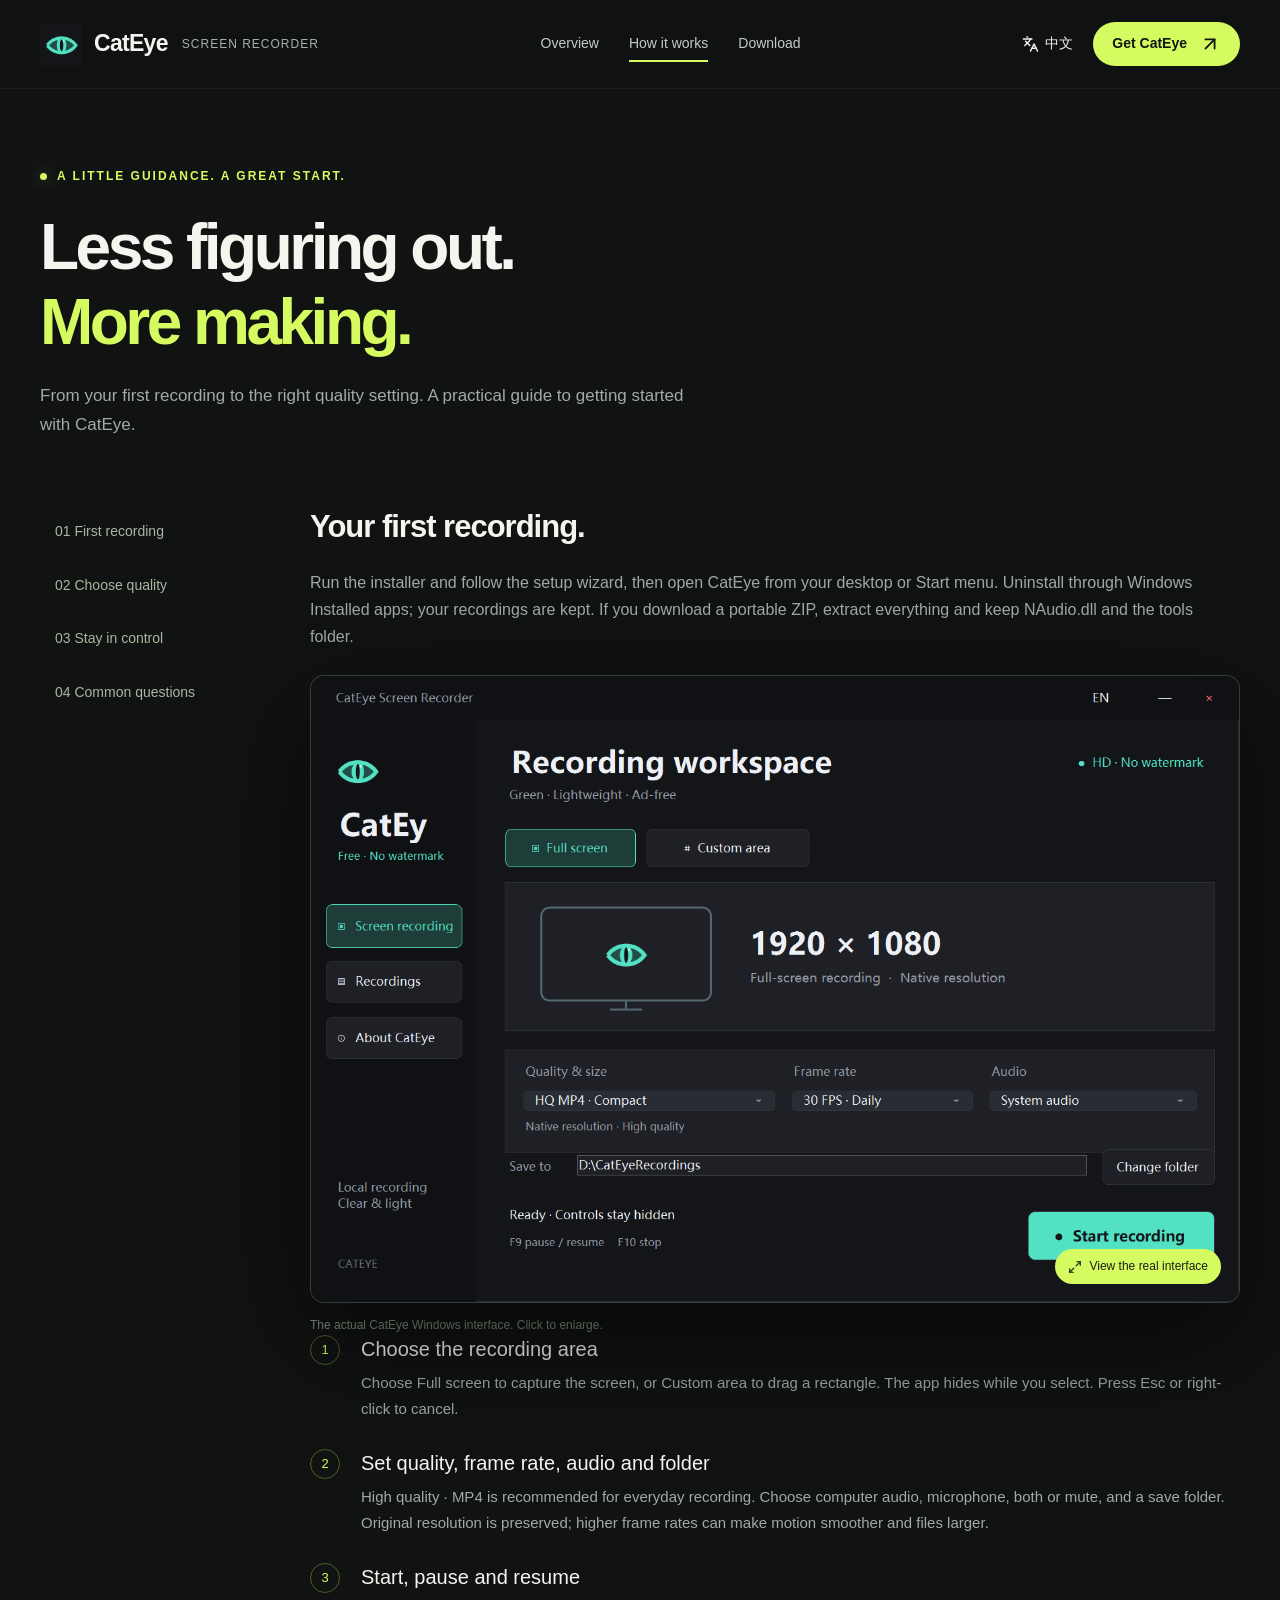
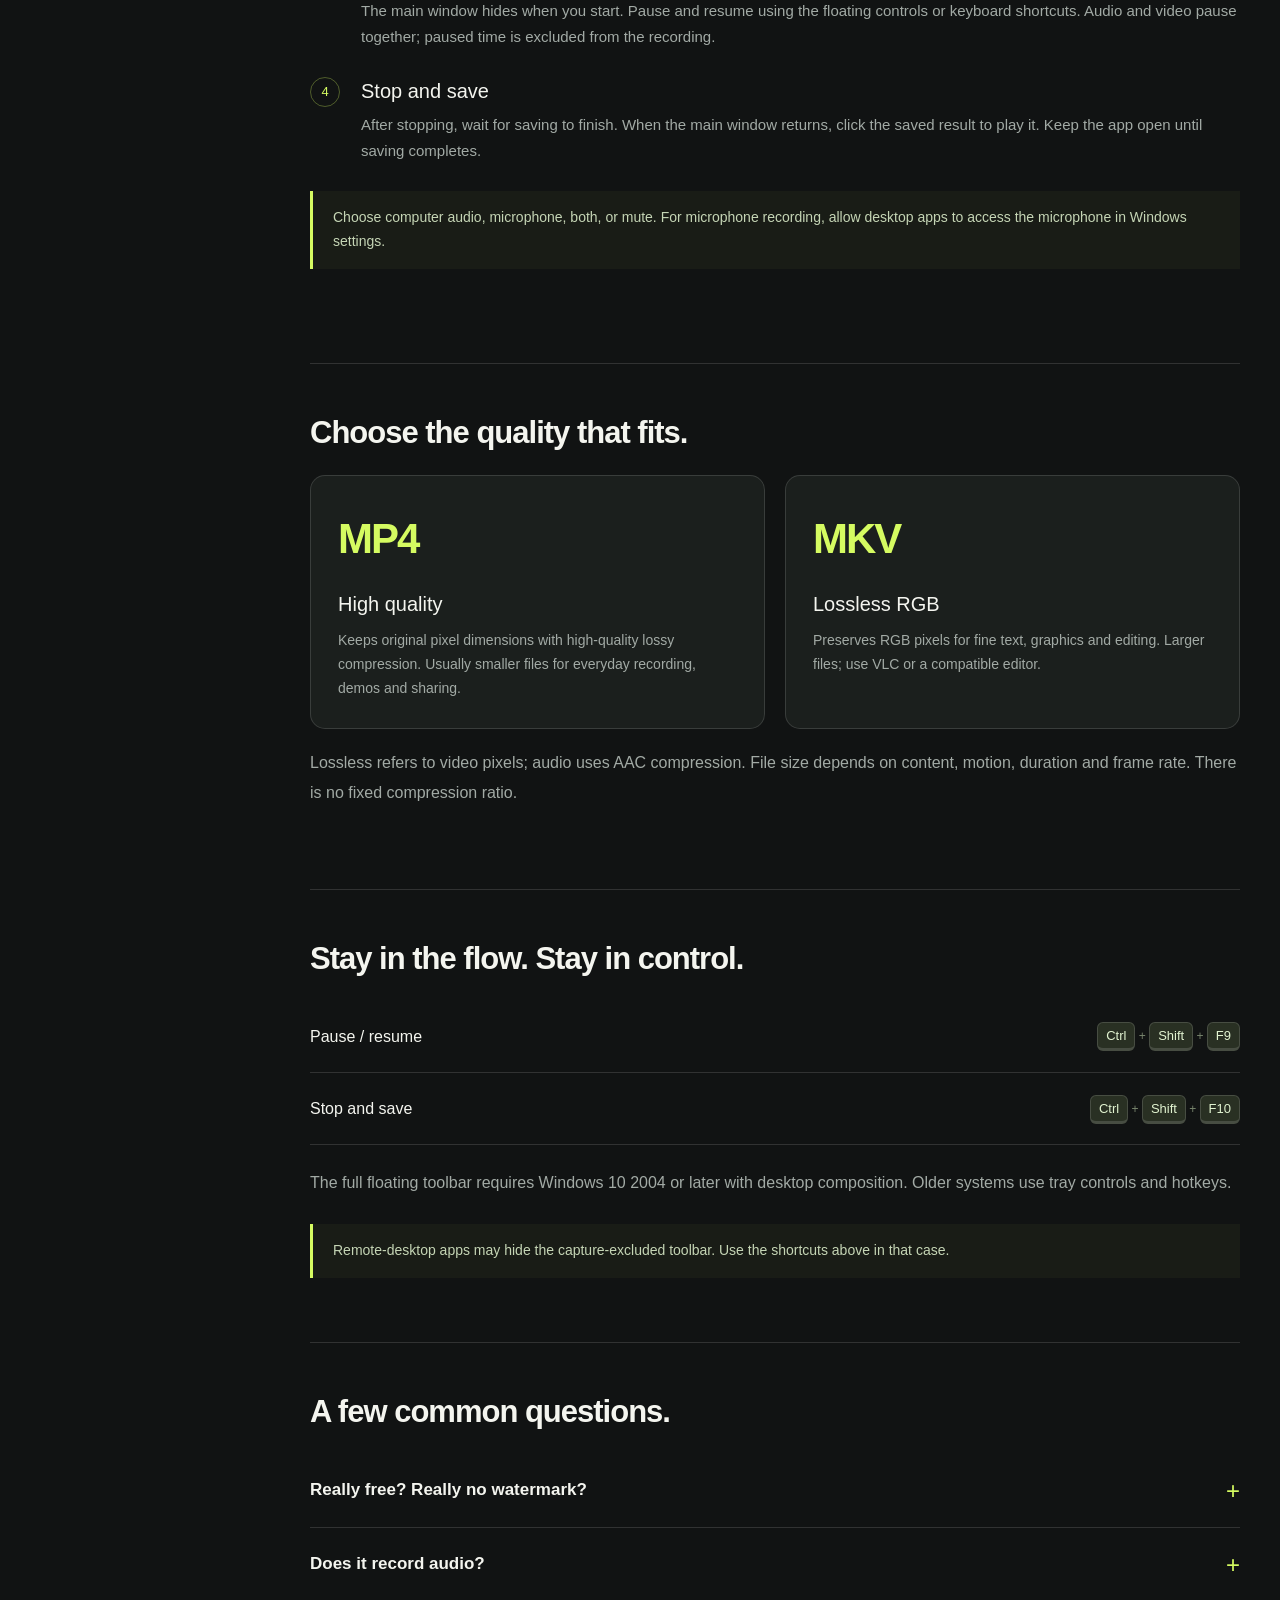
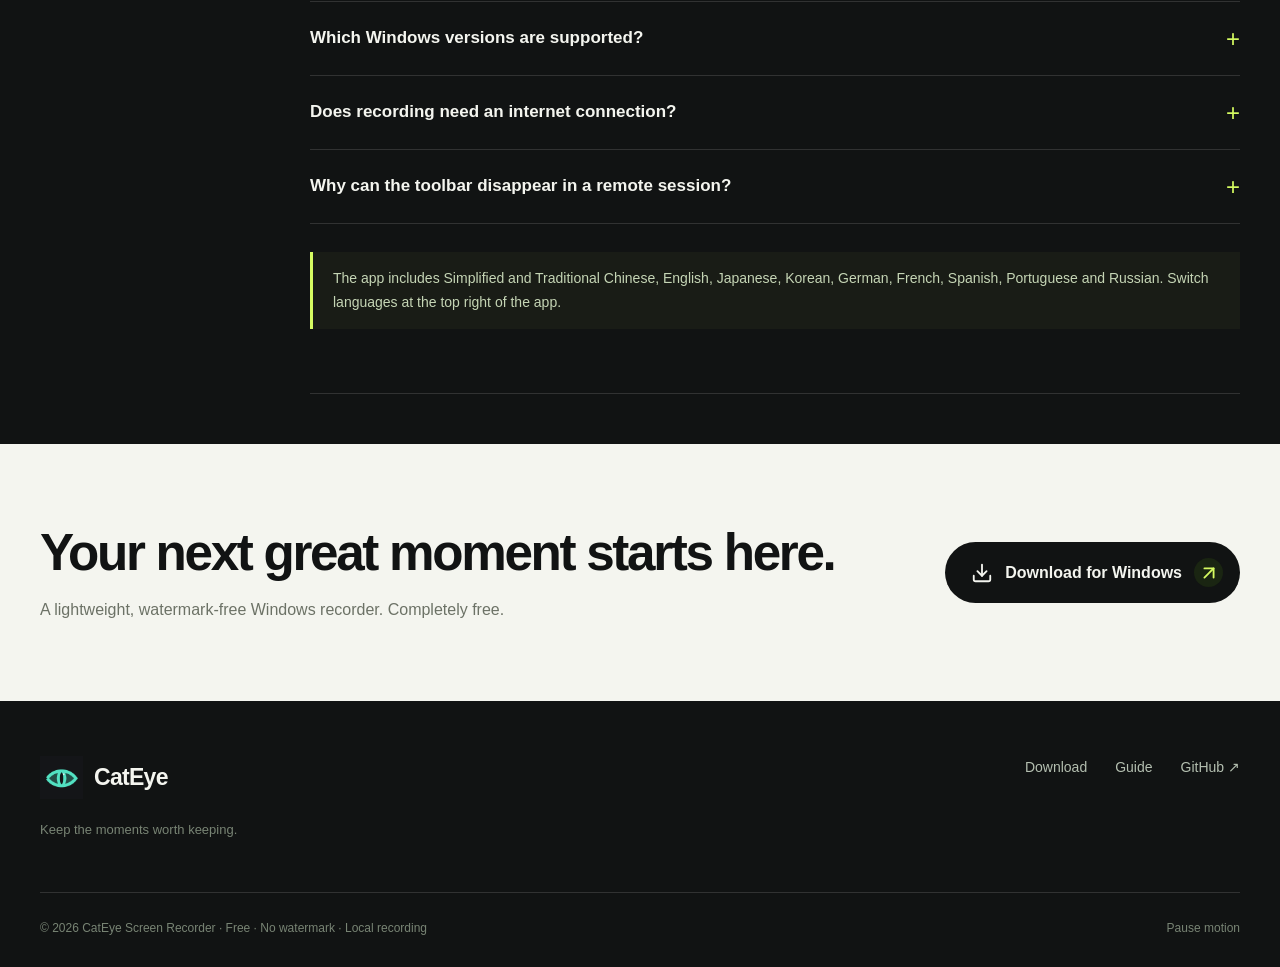
<file: guide-en.html>
<!DOCTYPE html>
<html lang="en">
<head>
  <meta charset="UTF-8">
  <meta name="viewport" content="width=device-width, initial-scale=1">
  <meta name="theme-color" content="#111313">
  <title>CatEye guide — Make your first recording</title>
  <meta name="description" content="CatEye is a free, lightweight Windows screen recorder without watermarks. Capture the full screen or a custom area with computer audio and microphone. Pause audio and video together. Save locally as MP4 or lossless MKV.">
  <link rel="icon" type="image/png" href="assets/images/cateye-logo.png">
  <link rel="alternate" hreflang="zh-CN" href="guide.html">
  <link rel="alternate" hreflang="en" href="guide-en.html">
  <link rel="stylesheet" href="assets/vendor/bootstrap.min.css">
  <link rel="stylesheet" href="assets/css/main.css">
  <script src="assets/js/downloads.js" defer></script>
  <script src="assets/js/main.js" defer></script>
</head>
<body>
<a class="skip" href="#main">Skip to content</a>
    <header class="site-header">
      <div class="container nav-row">
        <a class="brand" href="index-en.html" aria-label="CatEye home"><img src="assets/images/cateye-logo.png" width="43" height="43" alt=""><span>CatEye</span><small>SCREEN RECORDER</small></a>
        <nav class="desktop-nav" aria-label="Main navigation"><a href="index-en.html" >Overview</a><a href="guide-en.html" aria-current=page>How it works</a><a href="download-en.html" >Download</a></nav>
        <div class="nav-actions">
          <a class="lang-link" href="guide.html" data-language aria-label="切换至中文"><svg
  class="icon" aria-hidden="true"
  xmlns="http://www.w3.org/2000/svg"
  width="24"
  height="24"
  viewBox="0 0 24 24"
  fill="none"
  stroke="currentColor"
  stroke-width="2"
  stroke-linecap="round"
  stroke-linejoin="round"
>
  <path d="m5 8 6 6" />
  <path d="m4 14 6-6 2-3" />
  <path d="M2 5h12" />
  <path d="M7 2h1" />
  <path d="m22 22-5-10-5 10" />
  <path d="M14 18h6" />
</svg>中文</a>
          <a class="pill pill-primary pill-small nav-download" href="https://github.com/greatworks/CatEyeScreenRecorder/releases/latest" data-download>Get CatEye<svg
  class="icon" aria-hidden="true"
  xmlns="http://www.w3.org/2000/svg"
  width="24"
  height="24"
  viewBox="0 0 24 24"
  fill="none"
  stroke="currentColor"
  stroke-width="2"
  stroke-linecap="round"
  stroke-linejoin="round"
>
  <path d="M7 7h10v10" />
  <path d="M7 17 17 7" />
</svg></a>
          <button type="button" class="menu-toggle" aria-label="Open menu" aria-controls="mobile-nav" aria-expanded="false"><svg
  class="icon" aria-hidden="true"
  xmlns="http://www.w3.org/2000/svg"
  width="24"
  height="24"
  viewBox="0 0 24 24"
  fill="none"
  stroke="currentColor"
  stroke-width="2"
  stroke-linecap="round"
  stroke-linejoin="round"
>
  <path d="M4 5h16" />
  <path d="M4 12h16" />
  <path d="M4 19h16" />
</svg></button>
        </div>
      </div>
      <nav id="mobile-nav" class="mobile-nav" aria-label="Mobile navigation" hidden><a href="index-en.html">Overview</a><a href="guide-en.html">How it works</a><a href="download-en.html">Download</a></nav>
      <div class="scroll-meter" aria-hidden="true"></div>
    </header>
<main id="main"><section class="page-intro"><div class="container"><span class="eyebrow"><i></i>A LITTLE GUIDANCE. A GREAT START.</span><h1>Less figuring out.<br><em>More making.</em></h1><p>From your first recording to the right quality setting. A practical guide to getting started with CatEye.</p></div></section>
    <div class="container guide-layout">
      <nav class="guide-nav" aria-label="Guide contents"><a href="#first-recording">01  First recording</a><a href="#quality">02  Choose quality</a><a href="#controls">03  Stay in control</a><a href="#faq">04  Common questions</a></nav>
      <div class="guide-content">
        <section class="guide-section" id="first-recording"><h2>Your first recording.</h2><p>Run the installer and follow the setup wizard, then open CatEye from your desktop or Start menu. Uninstall through Windows Installed apps; your recordings are kept. If you download a portable ZIP, extract everything and keep NAudio.dll and the tools folder.</p><figure class="guide-shot"><button type="button" class="app-visual " data-image="assets/images/app-en.png"  aria-label="Enlarge the actual CatEye interface">
      <img src="assets/images/app-en.png" width="1380" height="930" alt="Actual CatEye Windows interface showing recording area, quality, frame rate, audio and start control" loading="lazy">
      <span class="zoom-label"><svg
  class="icon" aria-hidden="true"
  xmlns="http://www.w3.org/2000/svg"
  width="24"
  height="24"
  viewBox="0 0 24 24"
  fill="none"
  stroke="currentColor"
  stroke-width="2"
  stroke-linecap="round"
  stroke-linejoin="round"
>
  <path d="M15 3h6v6" />
  <path d="m21 3-7 7" />
  <path d="m3 21 7-7" />
  <path d="M9 21H3v-6" />
</svg>View the real interface</span>
    </button><figcaption>The actual CatEye Windows interface. Click to enlarge.</figcaption>
          <ol class="guide-steps"><li><span>1</span><div><h3>Choose the recording area</h3><p>Choose Full screen to capture the screen, or Custom area to drag a rectangle. The app hides while you select. Press Esc or right-click to cancel.</p></div></li><li><span>2</span><div><h3>Set quality, frame rate, audio and folder</h3><p>High quality · MP4 is recommended for everyday recording. Choose computer audio, microphone, both or mute, and a save folder. Original resolution is preserved; higher frame rates can make motion smoother and files larger.</p></div></li><li><span>3</span><div><h3>Start, pause and resume</h3><p>The main window hides when you start. Pause and resume using the floating controls or keyboard shortcuts. Audio and video pause together; paused time is excluded from the recording.</p></div></li><li><span>4</span><div><h3>Stop and save</h3><p>After stopping, wait for saving to finish. When the main window returns, click the saved result to play it. Keep the app open until saving completes.</p></div></li></ol>
          <div class="info-note">Choose computer audio, microphone, both, or mute. For microphone recording, allow desktop apps to access the microphone in Windows settings.</div>
        </section>
        <section class="guide-section" id="quality"><h2>Choose the quality that fits.</h2><div class="compare-grid"><article class="compare-card"><span class="format">MP4</span><h3>High quality</h3><p>Keeps original pixel dimensions with high-quality lossy compression. Usually smaller files for everyday recording, demos and sharing.</p></article><article class="compare-card"><span class="format">MKV</span><h3>Lossless RGB</h3><p>Preserves RGB pixels for fine text, graphics and editing. Larger files; use VLC or a compatible editor.</p></article></div><p class="fineprint">Lossless refers to video pixels; audio uses AAC compression. File size depends on content, motion, duration and frame rate. There is no fixed compression ratio.</p></section>
        <section class="guide-section" id="controls"><h2>Stay in the flow. Stay in control.</h2><div class="shortcut-row"><span>Pause / resume</span><span class="key-group"><kbd>Ctrl</kbd> + <kbd>Shift</kbd> + <kbd>F9</kbd></span></div><div class="shortcut-row"><span>Stop and save</span><span class="key-group"><kbd>Ctrl</kbd> + <kbd>Shift</kbd> + <kbd>F10</kbd></span></div><p class="mt-4">The full floating toolbar requires Windows 10 2004 or later with desktop composition. Older systems use tray controls and hotkeys.</p><div class="info-note">Remote-desktop apps may hide the capture-excluded toolbar. Use the shortcuts above in that case.</div></section>
        <section class="guide-section" id="faq"><h2>A few common questions.</h2><div class="faq-list"><details><summary>Really free? Really no watermark?</summary><p>Yes. Every feature is free, recordings have no watermark, and no account or subscription is required.</p></details><details><summary>Does it record audio?</summary><p>Record computer audio, your microphone, both together, or mute. Audio and video pause together. Choose the source that fits your class, meeting or tutorial.</p></details><details><summary>Which Windows versions are supported?</summary><p>Targets 64-bit Windows 7 SP1 / 8 / 8.1 / 10 / 11 with .NET Framework 4.5.2 or later. Regression testing was completed on Windows 10 x64; other targets still need device validation.</p></details><details><summary>Does recording need an internet connection?</summary><p>Recording works offline. Videos go directly to the local folder you choose. Update checks and downloads require internet access.</p></details><details><summary>Why can the toolbar disappear in a remote session?</summary><p>Some remote-desktop apps also hide the capture-excluded toolbar. Use Ctrl + Shift + F9 to pause or resume and Ctrl + Shift + F10 to stop and save.</p></details></div><div class="info-note">The app includes Simplified and Traditional Chinese, English, Japanese, Korean, German, French, Spanish, Portuguese and Russian. Switch languages at the top right of the app.</div></section>
      </div>
    </div><section class="final-cta"><div class="container cta-row reveal"><div><h2>Your next great moment starts here.</h2><p>A lightweight, watermark-free Windows recorder. Completely free.</p></div><a class="pill pill-dark" href="https://github.com/greatworks/CatEyeScreenRecorder/releases/latest" data-download><svg
  class="icon" aria-hidden="true"
  xmlns="http://www.w3.org/2000/svg"
  width="24"
  height="24"
  viewBox="0 0 24 24"
  fill="none"
  stroke="currentColor"
  stroke-width="2"
  stroke-linecap="round"
  stroke-linejoin="round"
>
  <path d="M12 15V3" />
  <path d="M21 15v4a2 2 0 0 1-2 2H5a2 2 0 0 1-2-2v-4" />
  <path d="m7 10 5 5 5-5" />
</svg><span>Download for Windows</span><span class="arrow-circle"><svg
  class="icon" aria-hidden="true"
  xmlns="http://www.w3.org/2000/svg"
  width="24"
  height="24"
  viewBox="0 0 24 24"
  fill="none"
  stroke="currentColor"
  stroke-width="2"
  stroke-linecap="round"
  stroke-linejoin="round"
>
  <path d="M7 7h10v10" />
  <path d="M7 17 17 7" />
</svg></span></a></div></section></main>
<footer class="site-footer"><div class="container">
      <div class="footer-top">
        <div><a class="brand" href="index-en.html"><img src="assets/images/cateye-logo.png" width="43" height="43" alt="">CatEye</a><p>Keep the moments worth keeping.</p></div>
        <nav class="footer-links" aria-label="Footer navigation"><a href="https://github.com/greatworks/CatEyeScreenRecorder/releases/latest" data-download>Download</a><a href="guide-en.html">Guide</a><a href="https://github.com/greatworks/CatEyeScreenRecorder" target="_blank" rel="noopener noreferrer">GitHub ↗</a></nav>
      </div>
      <div class="footer-bottom"><span>© 2026 CatEye Screen Recorder · Free · No watermark · Local recording</span><button class="motion-toggle" type="button" aria-pressed="false">Pause motion</button></div>
    </div></footer>
    <dialog class="image-dialog" aria-label="CatEye interface preview"><button type="button" class="dialog-close" aria-label="Close preview"><svg
  class="icon" aria-hidden="true"
  xmlns="http://www.w3.org/2000/svg"
  width="24"
  height="24"
  viewBox="0 0 24 24"
  fill="none"
  stroke="currentColor"
  stroke-width="2"
  stroke-linecap="round"
  stroke-linejoin="round"
>
  <path d="M18 6 6 18" />
  <path d="m6 6 12 12" />
</svg></button><img id="large-image" alt="Enlarged actual CatEye interface"><p>Rendered from the actual Windows application controls</p></dialog>
    <div class="toast" role="status" aria-live="polite"></div>
</body>
</html>
</file>
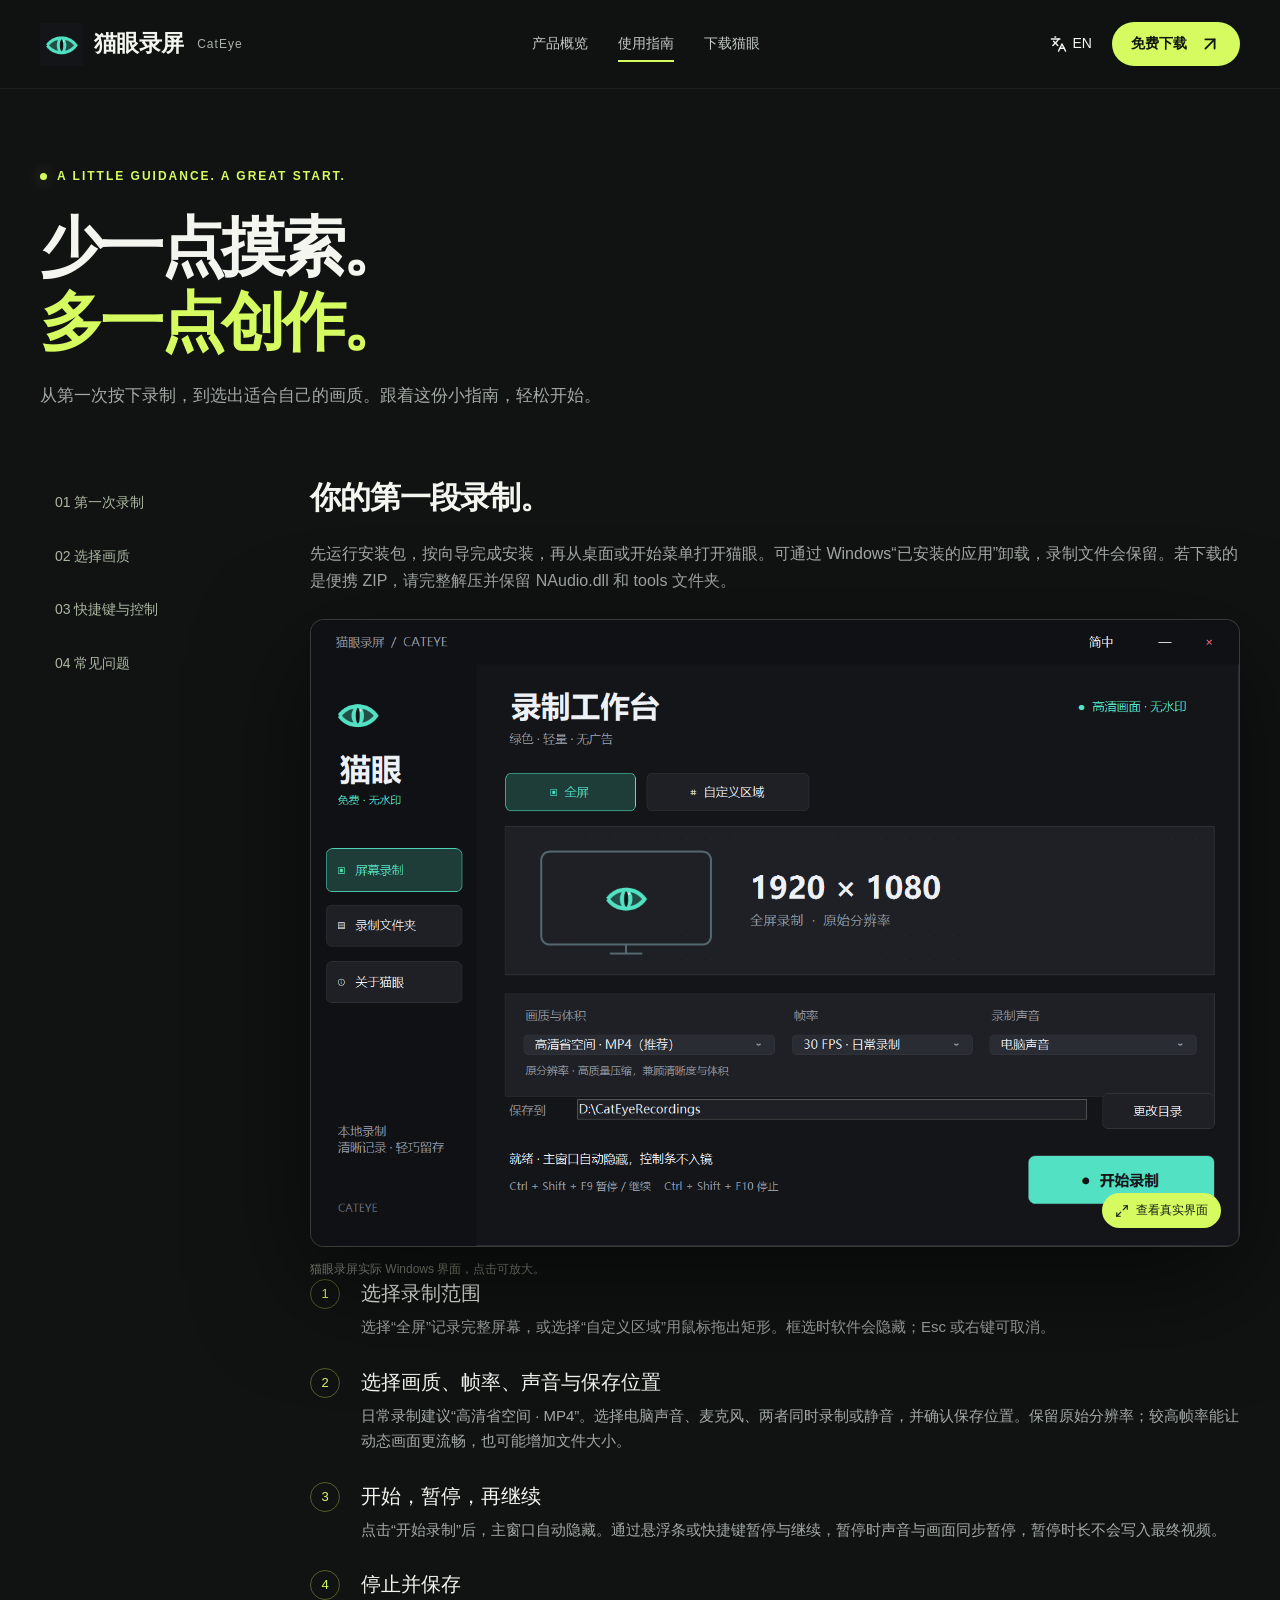
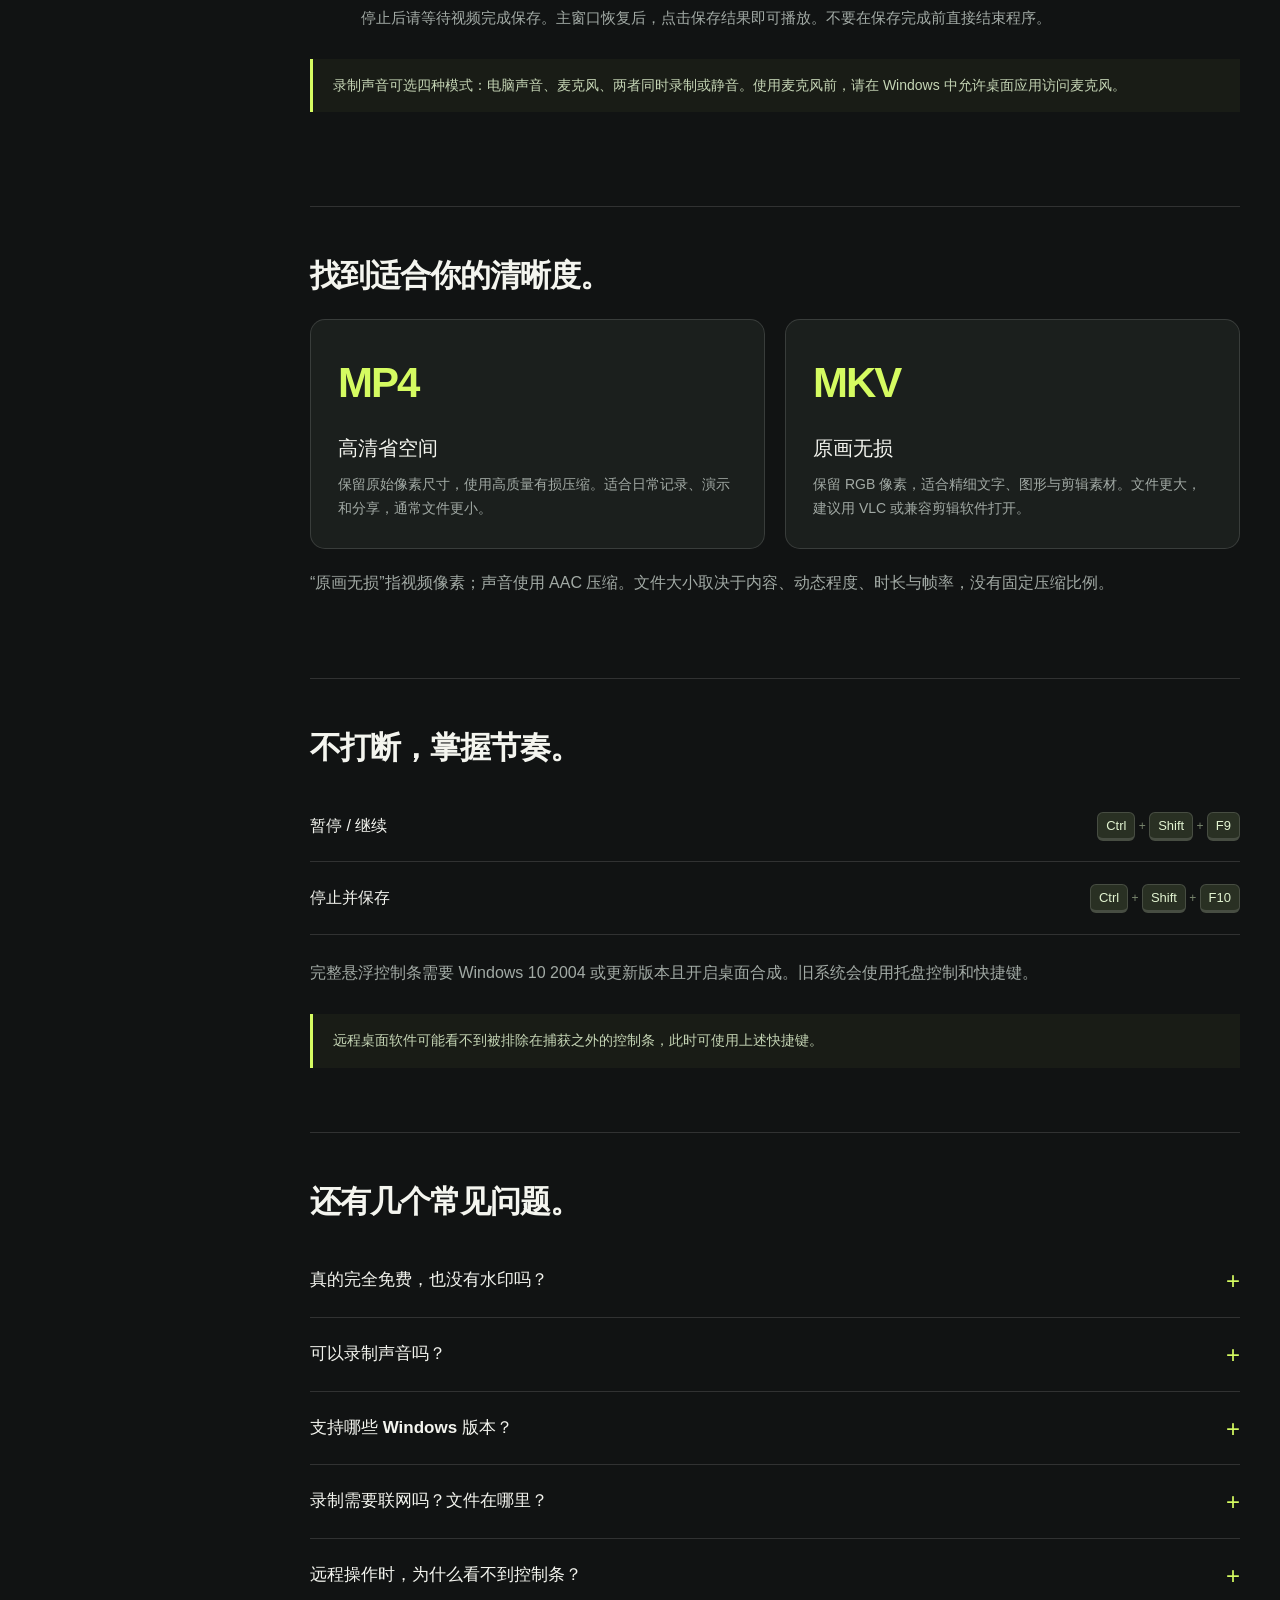
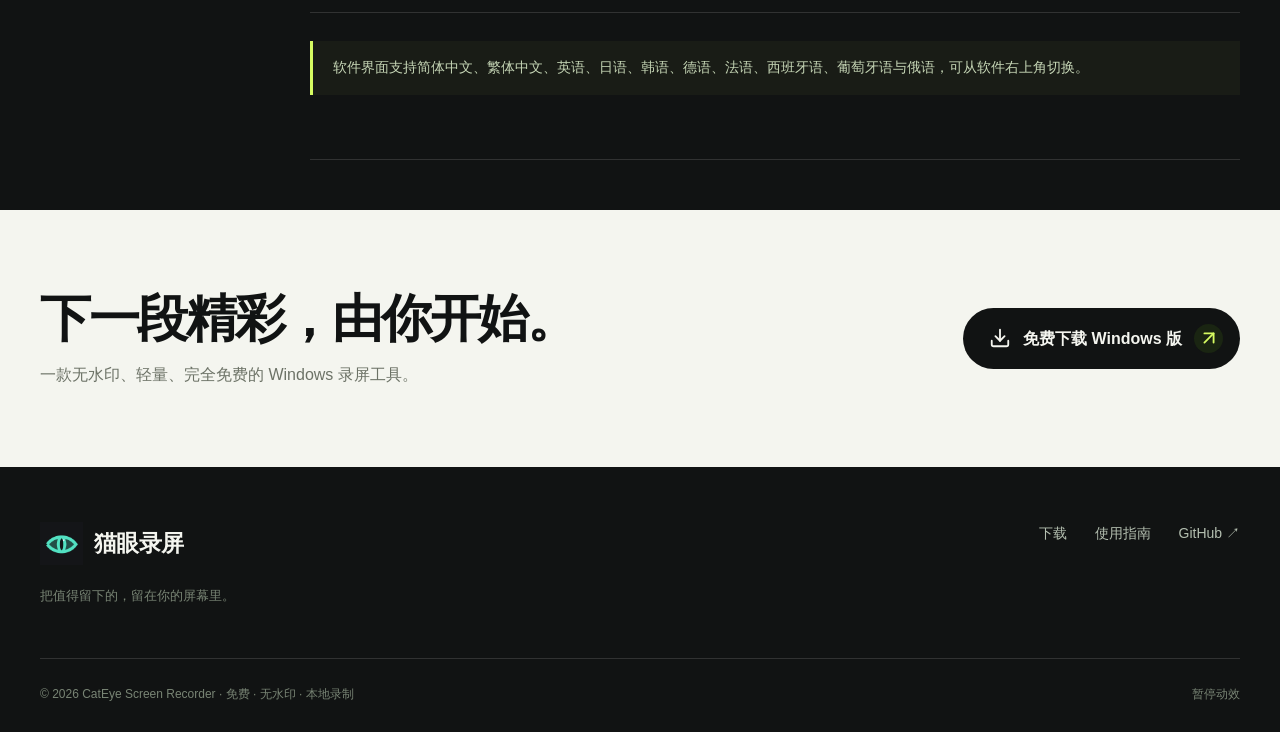
<file: guide.html>
<!DOCTYPE html>
<html lang="zh-CN">
<head>
  <meta charset="UTF-8">
  <meta name="viewport" content="width=device-width, initial-scale=1">
  <meta name="theme-color" content="#111313">
  <title>猫眼录屏使用指南 — 轻松开始第一次录制</title>
  <meta name="description" content="猫眼录屏 CatEye：无水印、轻量、完全免费的 Windows 录屏工具。全屏与自定义区域录制，MP4 与无损 MKV，电脑声音与麦克风录制，音画同步暂停，本地保存，安装即用。">
  <link rel="icon" type="image/png" href="assets/images/cateye-logo.png">
  <link rel="alternate" hreflang="zh-CN" href="guide.html">
  <link rel="alternate" hreflang="en" href="guide-en.html">
  <link rel="stylesheet" href="assets/vendor/bootstrap.min.css">
  <link rel="stylesheet" href="assets/css/main.css">
  <script src="assets/js/downloads.js" defer></script>
  <script src="assets/js/main.js" defer></script>
</head>
<body>
<a class="skip" href="#main">跳至正文</a>
    <header class="site-header">
      <div class="container nav-row">
        <a class="brand" href="index.html" aria-label="猫眼录屏 首页"><img src="assets/images/cateye-logo.png" width="43" height="43" alt=""><span>猫眼录屏</span><small>CatEye</small></a>
        <nav class="desktop-nav" aria-label="主导航"><a href="index.html" >产品概览</a><a href="guide.html" aria-current=page>使用指南</a><a href="download.html" >下载猫眼</a></nav>
        <div class="nav-actions">
          <a class="lang-link" href="guide-en.html" data-language aria-label="Switch to English"><svg
  class="icon" aria-hidden="true"
  xmlns="http://www.w3.org/2000/svg"
  width="24"
  height="24"
  viewBox="0 0 24 24"
  fill="none"
  stroke="currentColor"
  stroke-width="2"
  stroke-linecap="round"
  stroke-linejoin="round"
>
  <path d="m5 8 6 6" />
  <path d="m4 14 6-6 2-3" />
  <path d="M2 5h12" />
  <path d="M7 2h1" />
  <path d="m22 22-5-10-5 10" />
  <path d="M14 18h6" />
</svg>EN</a>
          <a class="pill pill-primary pill-small nav-download" href="https://github.com/greatworks/CatEyeScreenRecorder/releases/latest" data-download>免费下载<svg
  class="icon" aria-hidden="true"
  xmlns="http://www.w3.org/2000/svg"
  width="24"
  height="24"
  viewBox="0 0 24 24"
  fill="none"
  stroke="currentColor"
  stroke-width="2"
  stroke-linecap="round"
  stroke-linejoin="round"
>
  <path d="M7 7h10v10" />
  <path d="M7 17 17 7" />
</svg></a>
          <button type="button" class="menu-toggle" aria-label="打开菜单" aria-controls="mobile-nav" aria-expanded="false"><svg
  class="icon" aria-hidden="true"
  xmlns="http://www.w3.org/2000/svg"
  width="24"
  height="24"
  viewBox="0 0 24 24"
  fill="none"
  stroke="currentColor"
  stroke-width="2"
  stroke-linecap="round"
  stroke-linejoin="round"
>
  <path d="M4 5h16" />
  <path d="M4 12h16" />
  <path d="M4 19h16" />
</svg></button>
        </div>
      </div>
      <nav id="mobile-nav" class="mobile-nav" aria-label="移动导航" hidden><a href="index.html">产品概览</a><a href="guide.html">使用指南</a><a href="download.html">下载猫眼</a></nav>
      <div class="scroll-meter" aria-hidden="true"></div>
    </header>
<main id="main"><section class="page-intro"><div class="container"><span class="eyebrow"><i></i>A LITTLE GUIDANCE. A GREAT START.</span><h1>少一点摸索。<br><em>多一点创作。</em></h1><p>从第一次按下录制，到选出适合自己的画质。跟着这份小指南，轻松开始。</p></div></section>
    <div class="container guide-layout">
      <nav class="guide-nav" aria-label="指南目录"><a href="#first-recording">01  第一次录制</a><a href="#quality">02  选择画质</a><a href="#controls">03  快捷键与控制</a><a href="#faq">04  常见问题</a></nav>
      <div class="guide-content">
        <section class="guide-section" id="first-recording"><h2>你的第一段录制。</h2><p>先运行安装包，按向导完成安装，再从桌面或开始菜单打开猫眼。可通过 Windows“已安装的应用”卸载，录制文件会保留。若下载的是便携 ZIP，请完整解压并保留 NAudio.dll 和 tools 文件夹。</p><figure class="guide-shot"><button type="button" class="app-visual " data-image="assets/images/app-zh.png"  aria-label="放大猫眼真实软件界面">
      <img src="assets/images/app-zh.png" width="1380" height="930" alt="猫眼录屏实际 Windows 界面：录制区域、画质、帧率、录制声音与开始录制" loading="lazy">
      <span class="zoom-label"><svg
  class="icon" aria-hidden="true"
  xmlns="http://www.w3.org/2000/svg"
  width="24"
  height="24"
  viewBox="0 0 24 24"
  fill="none"
  stroke="currentColor"
  stroke-width="2"
  stroke-linecap="round"
  stroke-linejoin="round"
>
  <path d="M15 3h6v6" />
  <path d="m21 3-7 7" />
  <path d="m3 21 7-7" />
  <path d="M9 21H3v-6" />
</svg>查看真实界面</span>
    </button><figcaption>猫眼录屏实际 Windows 界面，点击可放大。</figcaption>
          <ol class="guide-steps"><li><span>1</span><div><h3>选择录制范围</h3><p>选择“全屏”记录完整屏幕，或选择“自定义区域”用鼠标拖出矩形。框选时软件会隐藏；Esc 或右键可取消。</p></div></li><li><span>2</span><div><h3>选择画质、帧率、声音与保存位置</h3><p>日常录制建议“高清省空间 · MP4”。选择电脑声音、麦克风、两者同时录制或静音，并确认保存位置。保留原始分辨率；较高帧率能让动态画面更流畅，也可能增加文件大小。</p></div></li><li><span>3</span><div><h3>开始，暂停，再继续</h3><p>点击“开始录制”后，主窗口自动隐藏。通过悬浮条或快捷键暂停与继续，暂停时声音与画面同步暂停，暂停时长不会写入最终视频。</p></div></li><li><span>4</span><div><h3>停止并保存</h3><p>停止后请等待视频完成保存。主窗口恢复后，点击保存结果即可播放。不要在保存完成前直接结束程序。</p></div></li></ol>
          <div class="info-note">录制声音可选四种模式：电脑声音、麦克风、两者同时录制或静音。使用麦克风前，请在 Windows 中允许桌面应用访问麦克风。</div>
        </section>
        <section class="guide-section" id="quality"><h2>找到适合你的清晰度。</h2><div class="compare-grid"><article class="compare-card"><span class="format">MP4</span><h3>高清省空间</h3><p>保留原始像素尺寸，使用高质量有损压缩。适合日常记录、演示和分享，通常文件更小。</p></article><article class="compare-card"><span class="format">MKV</span><h3>原画无损</h3><p>保留 RGB 像素，适合精细文字、图形与剪辑素材。文件更大，建议用 VLC 或兼容剪辑软件打开。</p></article></div><p class="fineprint">“原画无损”指视频像素；声音使用 AAC 压缩。文件大小取决于内容、动态程度、时长与帧率，没有固定压缩比例。</p></section>
        <section class="guide-section" id="controls"><h2>不打断，掌握节奏。</h2><div class="shortcut-row"><span>暂停 / 继续</span><span class="key-group"><kbd>Ctrl</kbd> + <kbd>Shift</kbd> + <kbd>F9</kbd></span></div><div class="shortcut-row"><span>停止并保存</span><span class="key-group"><kbd>Ctrl</kbd> + <kbd>Shift</kbd> + <kbd>F10</kbd></span></div><p class="mt-4">完整悬浮控制条需要 Windows 10 2004 或更新版本且开启桌面合成。旧系统会使用托盘控制和快捷键。</p><div class="info-note">远程桌面软件可能看不到被排除在捕获之外的控制条，此时可使用上述快捷键。</div></section>
        <section class="guide-section" id="faq"><h2>还有几个常见问题。</h2><div class="faq-list"><details><summary>真的完全免费，也没有水印吗？</summary><p>是的，所有功能免费使用，录制的视频不会添加水印。无需注册账号，也没有订阅门槛。</p></details><details><summary>可以录制声音吗？</summary><p>支持电脑声音、麦克风、电脑声音 + 麦克风，以及静音录制。暂停时声音和画面同步暂停；录课、会议或讲解都能按需选择。</p></details><details><summary>支持哪些 Windows 版本？</summary><p>兼容目标为 Windows 7 SP1 / 8 / 8.1 / 10 / 11 的 64 位系统，需要 .NET Framework 4.5.2 或更高版本。已完成 Windows 10 x64 回归，其他目标系统仍需对应设备验证。</p></details><details><summary>录制需要联网吗？文件在哪里？</summary><p>录制无需联网，视频直接保存在你选择的本地文件夹。检查更新和下载新版才需要网络。</p></details><details><summary>远程操作时，为什么看不到控制条？</summary><p>部分远程软件会一起隐藏被排除在捕获之外的悬浮条。可使用 Ctrl + Shift + F9 暂停或继续，Ctrl + Shift + F10 停止并保存。</p></details></div><div class="info-note">软件界面支持简体中文、繁体中文、英语、日语、韩语、德语、法语、西班牙语、葡萄牙语与俄语，可从软件右上角切换。</div></section>
      </div>
    </div><section class="final-cta"><div class="container cta-row reveal"><div><h2>下一段精彩，由你开始。</h2><p>一款无水印、轻量、完全免费的 Windows 录屏工具。</p></div><a class="pill pill-dark" href="https://github.com/greatworks/CatEyeScreenRecorder/releases/latest" data-download><svg
  class="icon" aria-hidden="true"
  xmlns="http://www.w3.org/2000/svg"
  width="24"
  height="24"
  viewBox="0 0 24 24"
  fill="none"
  stroke="currentColor"
  stroke-width="2"
  stroke-linecap="round"
  stroke-linejoin="round"
>
  <path d="M12 15V3" />
  <path d="M21 15v4a2 2 0 0 1-2 2H5a2 2 0 0 1-2-2v-4" />
  <path d="m7 10 5 5 5-5" />
</svg><span>免费下载 Windows 版</span><span class="arrow-circle"><svg
  class="icon" aria-hidden="true"
  xmlns="http://www.w3.org/2000/svg"
  width="24"
  height="24"
  viewBox="0 0 24 24"
  fill="none"
  stroke="currentColor"
  stroke-width="2"
  stroke-linecap="round"
  stroke-linejoin="round"
>
  <path d="M7 7h10v10" />
  <path d="M7 17 17 7" />
</svg></span></a></div></section></main>
<footer class="site-footer"><div class="container">
      <div class="footer-top">
        <div><a class="brand" href="index.html"><img src="assets/images/cateye-logo.png" width="43" height="43" alt="">猫眼录屏</a><p>把值得留下的，留在你的屏幕里。</p></div>
        <nav class="footer-links" aria-label="页脚导航"><a href="https://github.com/greatworks/CatEyeScreenRecorder/releases/latest" data-download>下载</a><a href="guide.html">使用指南</a><a href="https://github.com/greatworks/CatEyeScreenRecorder" target="_blank" rel="noopener noreferrer">GitHub ↗</a></nav>
      </div>
      <div class="footer-bottom"><span>© 2026 CatEye Screen Recorder · 免费 · 无水印 · 本地录制</span><button class="motion-toggle" type="button" aria-pressed="false">暂停动效</button></div>
    </div></footer>
    <dialog class="image-dialog" aria-label="猫眼软件界面预览"><button type="button" class="dialog-close" aria-label="关闭预览"><svg
  class="icon" aria-hidden="true"
  xmlns="http://www.w3.org/2000/svg"
  width="24"
  height="24"
  viewBox="0 0 24 24"
  fill="none"
  stroke="currentColor"
  stroke-width="2"
  stroke-linecap="round"
  stroke-linejoin="round"
>
  <path d="M18 6 6 18" />
  <path d="m6 6 12 12" />
</svg></button><img id="large-image" alt="猫眼软件实际界面放大图"><p>实际软件控件导出 · Windows 界面</p></dialog>
    <div class="toast" role="status" aria-live="polite"></div>
</body>
</html>
</file>
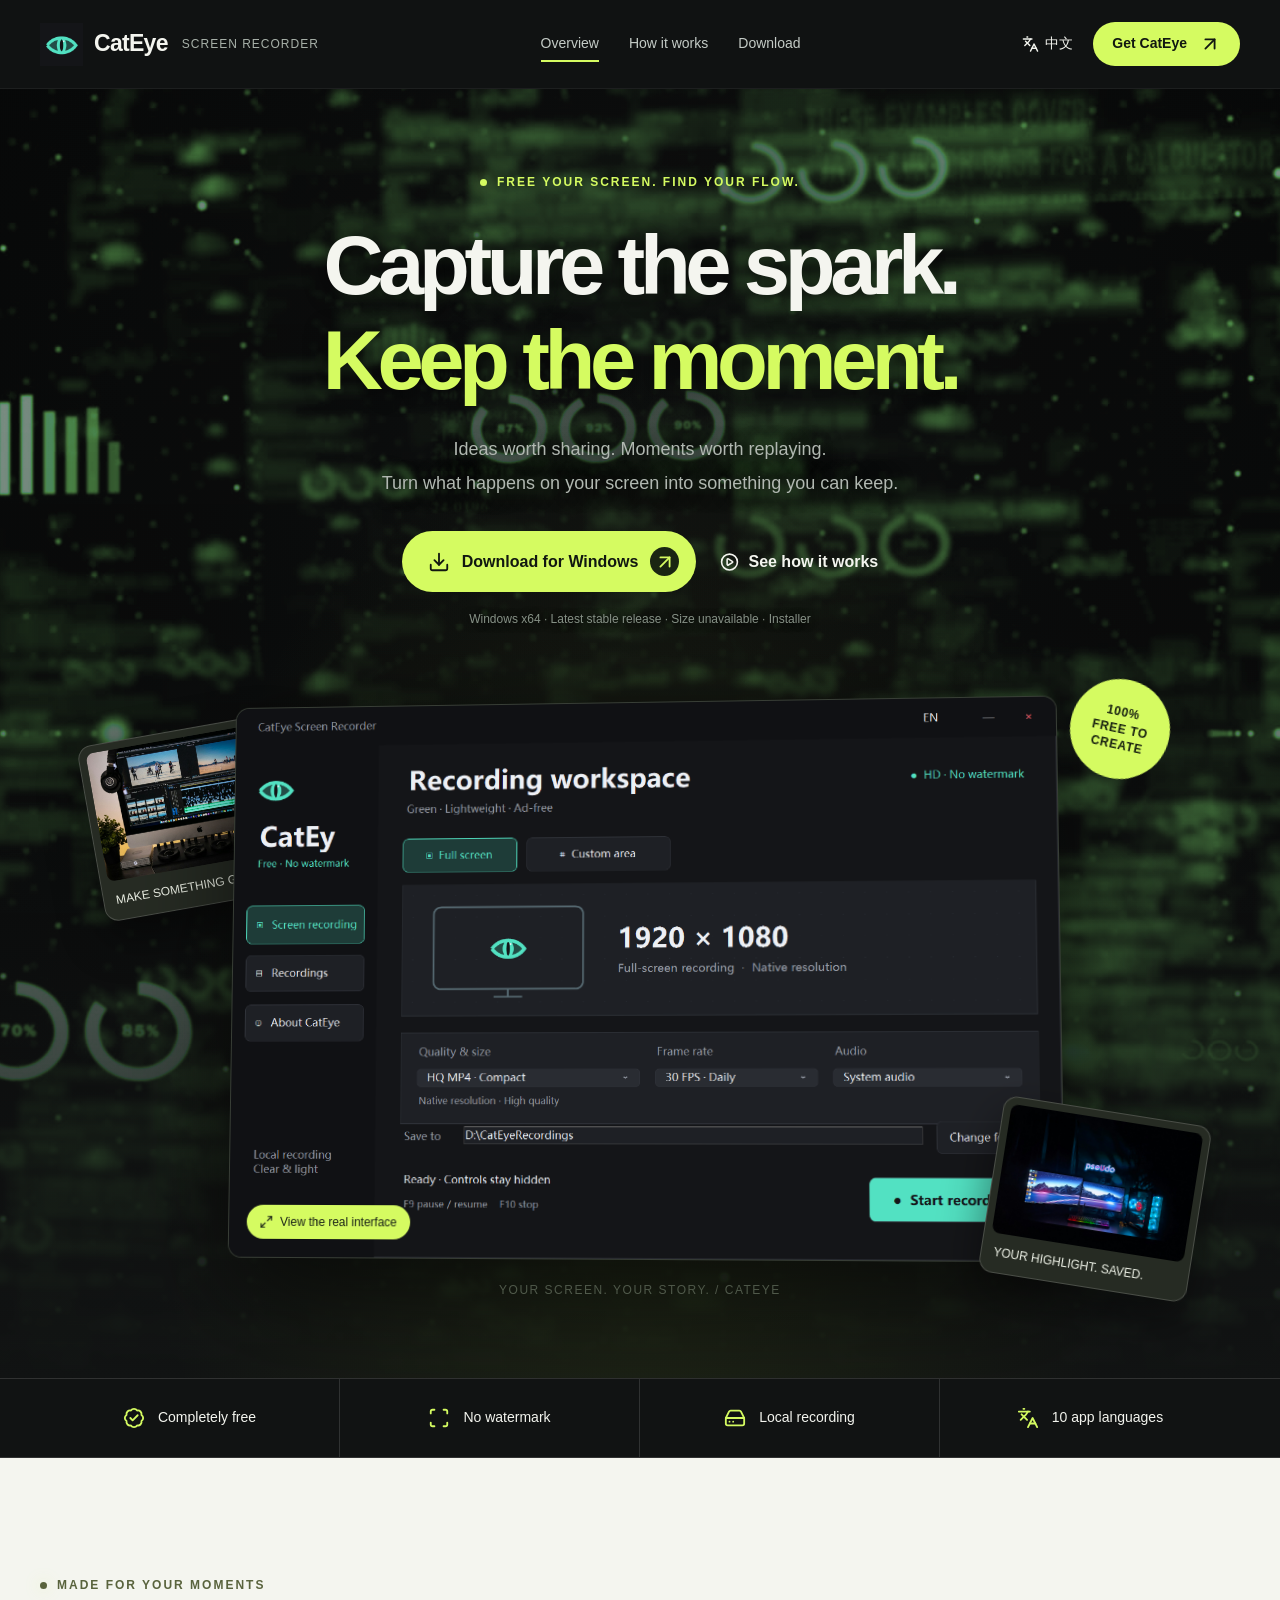
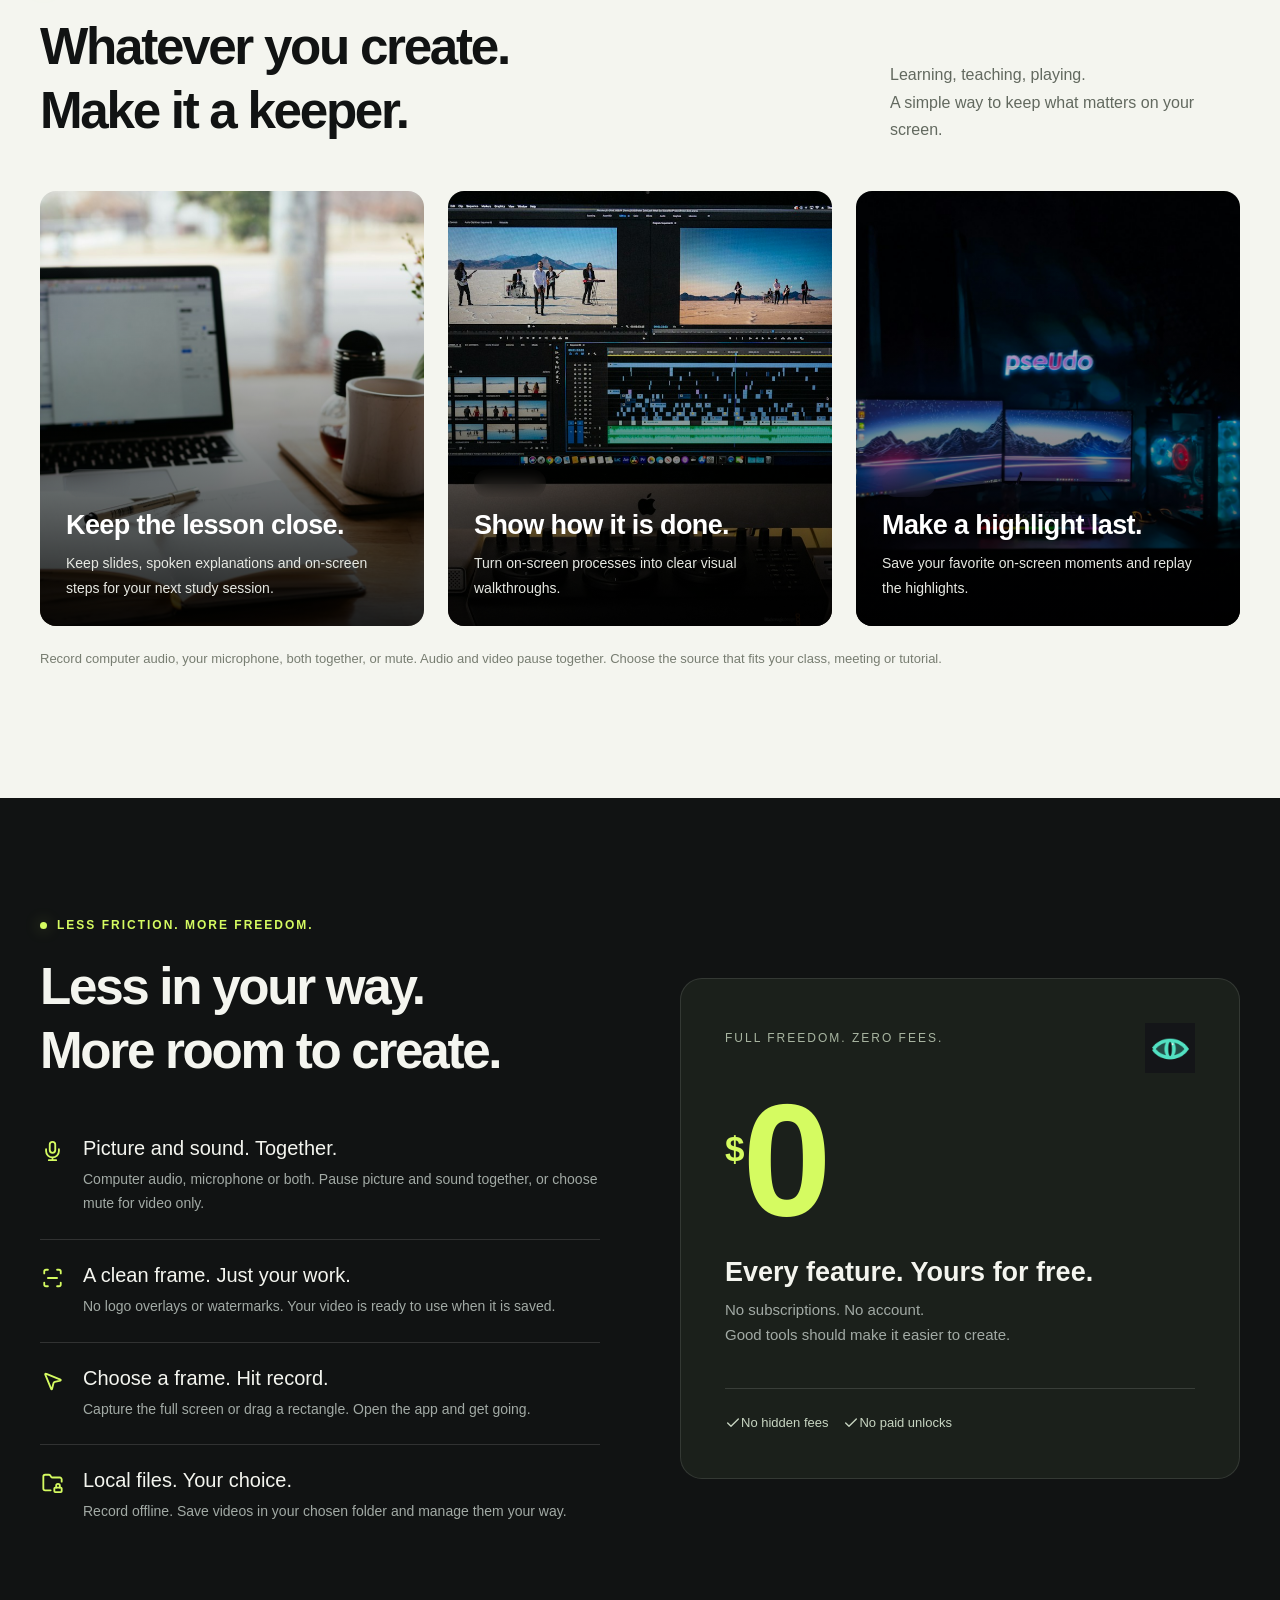
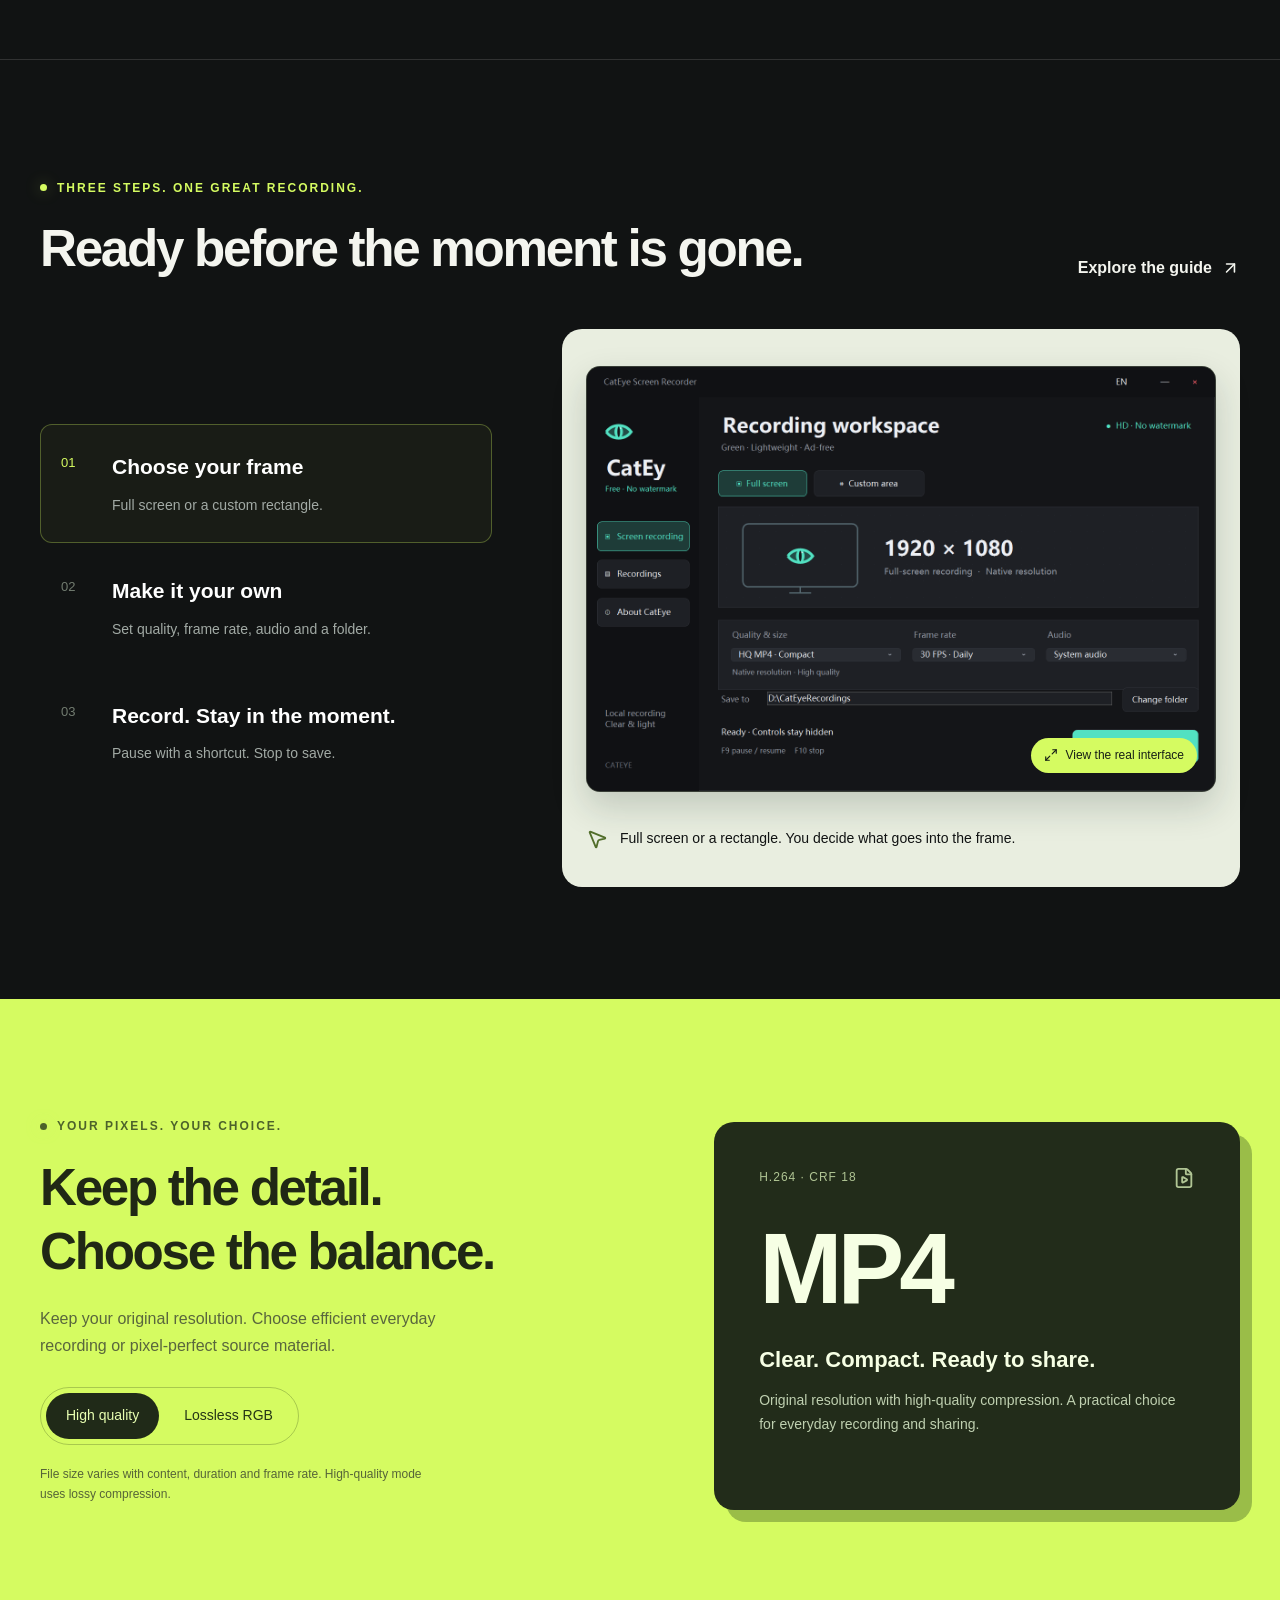
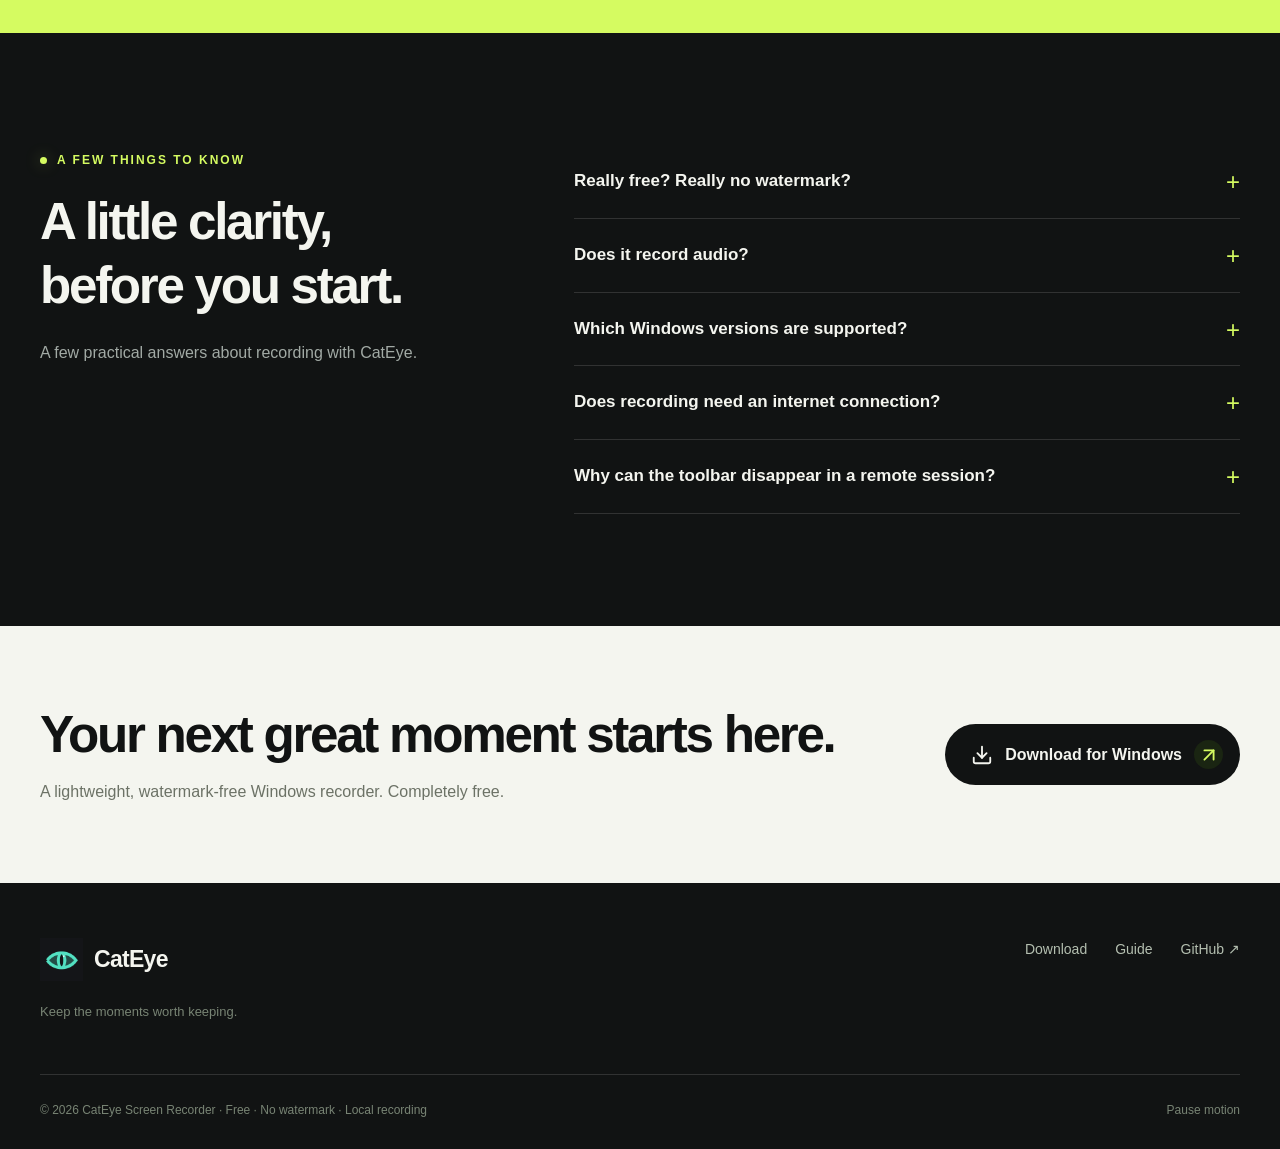
<file: index-en.html>
<!DOCTYPE html>
<html lang="en">
<head>
  <meta charset="UTF-8">
  <meta name="viewport" content="width=device-width, initial-scale=1">
  <meta name="theme-color" content="#111313">
  <title>CatEye — Capture the spark. Keep the moment.</title>
  <meta name="description" content="CatEye is a free, lightweight Windows screen recorder without watermarks. Capture the full screen or a custom area with computer audio and microphone. Pause audio and video together. Save locally as MP4 or lossless MKV.">
  <link rel="icon" type="image/png" href="assets/images/cateye-logo.png">
  <link rel="alternate" hreflang="zh-CN" href="index.html">
  <link rel="alternate" hreflang="en" href="index-en.html">
  <link rel="stylesheet" href="assets/vendor/bootstrap.min.css">
  <link rel="stylesheet" href="assets/css/main.css">
  <script src="assets/js/downloads.js" defer></script>
  <script src="assets/js/main.js" defer></script>
</head>
<body>
<a class="skip" href="#main">Skip to content</a>
    <header class="site-header">
      <div class="container nav-row">
        <a class="brand" href="index-en.html" aria-label="CatEye home"><img src="assets/images/cateye-logo.png" width="43" height="43" alt=""><span>CatEye</span><small>SCREEN RECORDER</small></a>
        <nav class="desktop-nav" aria-label="Main navigation"><a href="index-en.html" aria-current=page>Overview</a><a href="guide-en.html" >How it works</a><a href="download-en.html" >Download</a></nav>
        <div class="nav-actions">
          <a class="lang-link" href="index.html" data-language aria-label="切换至中文"><svg
  class="icon" aria-hidden="true"
  xmlns="http://www.w3.org/2000/svg"
  width="24"
  height="24"
  viewBox="0 0 24 24"
  fill="none"
  stroke="currentColor"
  stroke-width="2"
  stroke-linecap="round"
  stroke-linejoin="round"
>
  <path d="m5 8 6 6" />
  <path d="m4 14 6-6 2-3" />
  <path d="M2 5h12" />
  <path d="M7 2h1" />
  <path d="m22 22-5-10-5 10" />
  <path d="M14 18h6" />
</svg>中文</a>
          <a class="pill pill-primary pill-small nav-download" href="https://github.com/greatworks/CatEyeScreenRecorder/releases/latest" data-download>Get CatEye<svg
  class="icon" aria-hidden="true"
  xmlns="http://www.w3.org/2000/svg"
  width="24"
  height="24"
  viewBox="0 0 24 24"
  fill="none"
  stroke="currentColor"
  stroke-width="2"
  stroke-linecap="round"
  stroke-linejoin="round"
>
  <path d="M7 7h10v10" />
  <path d="M7 17 17 7" />
</svg></a>
          <button type="button" class="menu-toggle" aria-label="Open menu" aria-controls="mobile-nav" aria-expanded="false"><svg
  class="icon" aria-hidden="true"
  xmlns="http://www.w3.org/2000/svg"
  width="24"
  height="24"
  viewBox="0 0 24 24"
  fill="none"
  stroke="currentColor"
  stroke-width="2"
  stroke-linecap="round"
  stroke-linejoin="round"
>
  <path d="M4 5h16" />
  <path d="M4 12h16" />
  <path d="M4 19h16" />
</svg></button>
        </div>
      </div>
      <nav id="mobile-nav" class="mobile-nav" aria-label="Mobile navigation" hidden><a href="index-en.html">Overview</a><a href="guide-en.html">How it works</a><a href="download-en.html">Download</a></nav>
      <div class="scroll-meter" aria-hidden="true"></div>
    </header>
<main id="main"><section class="hero"><div class="hero-backdrop" aria-hidden="true">
  <video class="hero-video" data-hero-video autoplay muted loop playsinline preload="none" tabindex="-1" poster="assets/videos/hero-digital-flow-poster.jpg" data-desktop-src="assets/videos/hero-digital-flow-1080p.mp4" data-mobile-src="assets/videos/hero-digital-flow-720p.mp4"></video>
</div>
<button type="button" class="hero-motion" data-hero-motion aria-pressed="false">
  <svg data-video-icon="pause" aria-hidden="true" viewBox="0 0 24 24" fill="none" stroke="currentColor" stroke-width="2"><path d="M8 5v14M16 5v14"/></svg>
  <svg data-video-icon="play" aria-hidden="true" viewBox="0 0 24 24" fill="none" stroke="currentColor" stroke-width="2" hidden><path d="m8 5 11 7-11 7Z"/></svg>
  <span>Pause background</span>
</button><div class="container">
      <div class="hero-copy">
        <span class="eyebrow"><i></i>FREE YOUR SCREEN. FIND YOUR FLOW.</span>
        <h1>Capture the spark.<br><em>Keep the moment.</em></h1>
        <p class="hero-lead">Ideas worth sharing. Moments worth replaying.<br>Turn what happens on your screen into something you can keep.</p>
        <div class="hero-actions"><a class="pill pill-primary" href="https://github.com/greatworks/CatEyeScreenRecorder/releases/latest" data-download><svg
  class="icon" aria-hidden="true"
  xmlns="http://www.w3.org/2000/svg"
  width="24"
  height="24"
  viewBox="0 0 24 24"
  fill="none"
  stroke="currentColor"
  stroke-width="2"
  stroke-linecap="round"
  stroke-linejoin="round"
>
  <path d="M12 15V3" />
  <path d="M21 15v4a2 2 0 0 1-2 2H5a2 2 0 0 1-2-2v-4" />
  <path d="m7 10 5 5 5-5" />
</svg><span>Download for Windows</span><span class="arrow-circle"><svg
  class="icon" aria-hidden="true"
  xmlns="http://www.w3.org/2000/svg"
  width="24"
  height="24"
  viewBox="0 0 24 24"
  fill="none"
  stroke="currentColor"
  stroke-width="2"
  stroke-linecap="round"
  stroke-linejoin="round"
>
  <path d="M7 7h10v10" />
  <path d="M7 17 17 7" />
</svg></span></a><a class="text-link" href="#workflow"><svg
  class="icon" aria-hidden="true"
  xmlns="http://www.w3.org/2000/svg"
  width="24"
  height="24"
  viewBox="0 0 24 24"
  fill="none"
  stroke="currentColor"
  stroke-width="2"
  stroke-linecap="round"
  stroke-linejoin="round"
>
  <path d="M9 9.003a1 1 0 0 1 1.517-.859l4.997 2.997a1 1 0 0 1 0 1.718l-4.997 2.997A1 1 0 0 1 9 14.996z" />
  <circle cx="12" cy="12" r="10" />
</svg>See how it works</a></div>
        <p class="hero-note" aria-live="polite">Windows x64 · <span data-release-version>Latest stable release</span> · <span data-release-size>Getting size…</span> · <span data-release-format>Installer</span></p>
      </div>
      <div class="hero-scene">
        <div class="scene-card scene-left" aria-hidden="true"><img src="assets/images/creator-workspace.jpg" width="1200" height="800" alt=""><span>MAKE SOMETHING GREAT.</span></div>
        <button type="button" class="app-visual hero-app" data-image="assets/images/app-en.png" data-tilt aria-label="Enlarge the actual CatEye interface">
      <img src="assets/images/app-en.png" width="1380" height="930" alt="Actual CatEye Windows interface showing recording area, quality, frame rate, audio and start control" fetchpriority="high">
      <span class="zoom-label"><svg
  class="icon" aria-hidden="true"
  xmlns="http://www.w3.org/2000/svg"
  width="24"
  height="24"
  viewBox="0 0 24 24"
  fill="none"
  stroke="currentColor"
  stroke-width="2"
  stroke-linecap="round"
  stroke-linejoin="round"
>
  <path d="M15 3h6v6" />
  <path d="m21 3-7 7" />
  <path d="m3 21 7-7" />
  <path d="M9 21H3v-6" />
</svg>View the real interface</span>
    </button>
        <div class="scene-card scene-right" aria-hidden="true"><img src="assets/images/gaming-workspace.jpg" width="1200" height="900" alt=""><span>YOUR HIGHLIGHT. SAVED.</span></div>
        <div class="orbit-label" aria-hidden="true">100%<br>FREE TO<br>CREATE</div>
        <p class="scene-caption">YOUR SCREEN. YOUR STORY. / CATEYE</p>
      </div>
    </div></section>
    <div class="trust-strip"><div class="container trust-grid">
      <div class="trust-item"><svg
  class="icon" aria-hidden="true"
  xmlns="http://www.w3.org/2000/svg"
  width="24"
  height="24"
  viewBox="0 0 24 24"
  fill="none"
  stroke="currentColor"
  stroke-width="2"
  stroke-linecap="round"
  stroke-linejoin="round"
>
  <path d="M3.85 8.62a4 4 0 0 1 4.78-4.77 4 4 0 0 1 6.74 0 4 4 0 0 1 4.78 4.78 4 4 0 0 1 0 6.74 4 4 0 0 1-4.77 4.78 4 4 0 0 1-6.75 0 4 4 0 0 1-4.78-4.77 4 4 0 0 1 0-6.76Z" />
  <path d="m16 9-5.5 5.5L8 12" />
</svg><span>Completely free</span></div><div class="trust-item"><svg
  class="icon" aria-hidden="true"
  xmlns="http://www.w3.org/2000/svg"
  width="24"
  height="24"
  viewBox="0 0 24 24"
  fill="none"
  stroke="currentColor"
  stroke-width="2"
  stroke-linecap="round"
  stroke-linejoin="round"
>
  <path d="M3 7V5a2 2 0 0 1 2-2h2" />
  <path d="M17 3h2a2 2 0 0 1 2 2v2" />
  <path d="M21 17v2a2 2 0 0 1-2 2h-2" />
  <path d="M7 21H5a2 2 0 0 1-2-2v-2" />
</svg><span>No watermark</span></div><div class="trust-item"><svg
  class="icon" aria-hidden="true"
  xmlns="http://www.w3.org/2000/svg"
  width="24"
  height="24"
  viewBox="0 0 24 24"
  fill="none"
  stroke="currentColor"
  stroke-width="2"
  stroke-linecap="round"
  stroke-linejoin="round"
>
  <path d="M10 16h.01" />
  <path d="M2.212 11.577a2 2 0 0 0-.212.896V18a2 2 0 0 0 2 2h16a2 2 0 0 0 2-2v-5.527a2 2 0 0 0-.212-.896L18.55 5.11A2 2 0 0 0 16.76 4H7.24a2 2 0 0 0-1.79 1.11z" />
  <path d="M21.946 12.013H2.054" />
  <path d="M6 16h.01" />
</svg><span>Local recording</span></div><div class="trust-item"><svg
  class="icon" aria-hidden="true"
  xmlns="http://www.w3.org/2000/svg"
  width="24"
  height="24"
  viewBox="0 0 24 24"
  fill="none"
  stroke="currentColor"
  stroke-width="2"
  stroke-linecap="round"
  stroke-linejoin="round"
>
  <path d="m5 8 6 6" />
  <path d="m4 14 6-6 2-3" />
  <path d="M2 5h12" />
  <path d="M7 2h1" />
  <path d="m22 22-5-10-5 10" />
  <path d="M14 18h6" />
</svg><span>10 app languages</span></div>
    </div></div>
    <section class="light-section section-pad" id="moments"><div class="container">
      <div class="section-head reveal"><div><span class="eyebrow"><i></i>MADE FOR YOUR MOMENTS</span><h2 class="section-title">Whatever you create.<br>Make it a keeper.</h2></div><p class="section-lead">Learning, teaching, playing.<br>A simple way to keep what matters on your screen.</p></div>
      <div class="row g-4">
        <div class="col-md-4 reveal"><a class="use-case" href="guide-en.html#first-recording"><img src="assets/images/study-workspace.jpg" width="1200" height="900" loading="lazy" alt="A laptop and study notes in natural light"><div class="use-case-copy"><span class="tag">LEARN</span><h3>Keep the lesson close.</h3><p>Keep slides, spoken explanations and on-screen steps for your next study session.</p></div></a></div><div class="col-md-4 reveal"><a class="use-case" href="guide-en.html#first-recording"><img src="assets/images/creator-workspace.jpg" width="1200" height="900" loading="lazy" alt="A real video editing workspace"><div class="use-case-copy"><span class="tag">CREATE</span><h3>Show how it is done.</h3><p>Turn on-screen processes into clear visual walkthroughs.</p></div></a></div><div class="col-md-4 reveal"><a class="use-case" href="guide-en.html#first-recording"><img src="assets/images/gaming-workspace.jpg" width="1200" height="900" loading="lazy" alt="A dual-monitor gaming desk with blue lighting"><div class="use-case-copy"><span class="tag">PLAY</span><h3>Make a highlight last.</h3><p>Save your favorite on-screen moments and replay the highlights.</p></div></a></div>
      </div><p class="scenario-note">Record computer audio, your microphone, both together, or mute. Audio and video pause together. Choose the source that fits your class, meeting or tutorial.</p>
    </div></section>
    <section class="section-pad" id="features"><div class="container feature-intro">
      <div class="reveal"><span class="eyebrow"><i></i>LESS FRICTION. MORE FREEDOM.</span><h2 class="section-title">Less in your way.<br>More room to create.</h2>
        <div class="feature-list">
          <div class="feature-row"><svg class="icon" aria-hidden="true" viewBox="0 0 24 24" fill="none" stroke="currentColor" stroke-width="2" stroke-linecap="round" stroke-linejoin="round"><rect x="9" y="2" width="6" height="12" rx="3"/><path d="M5 10v2a7 7 0 0 0 14 0v-2M12 19v3M8 22h8"/></svg><div><h3>Picture and sound. Together.</h3><p>Computer audio, microphone or both. Pause picture and sound together, or choose mute for video only.</p></div></div>
          <div class="feature-row"><svg
  class="icon" aria-hidden="true"
  xmlns="http://www.w3.org/2000/svg"
  width="24"
  height="24"
  viewBox="0 0 24 24"
  fill="none"
  stroke="currentColor"
  stroke-width="2"
  stroke-linecap="round"
  stroke-linejoin="round"
>
  <path d="M3 7V5a2 2 0 0 1 2-2h2" />
  <path d="M17 3h2a2 2 0 0 1 2 2v2" />
  <path d="M21 17v2a2 2 0 0 1-2 2h-2" />
  <path d="M7 21H5a2 2 0 0 1-2-2v-2" />
  <path d="M7 12h10" />
</svg><div><h3>A clean frame. Just your work.</h3><p>No logo overlays or watermarks. Your video is ready to use when it is saved.</p></div></div><div class="feature-row"><svg
  class="icon" aria-hidden="true"
  xmlns="http://www.w3.org/2000/svg"
  width="24"
  height="24"
  viewBox="0 0 24 24"
  fill="none"
  stroke="currentColor"
  stroke-width="2"
  stroke-linecap="round"
  stroke-linejoin="round"
>
  <path d="M4.037 4.688a.495.495 0 0 1 .651-.651l16 6.5a.5.5 0 0 1-.063.947l-6.124 1.58a2 2 0 0 0-1.438 1.435l-1.579 6.126a.5.5 0 0 1-.947.063z" />
</svg><div><h3>Choose a frame. Hit record.</h3><p>Capture the full screen or drag a rectangle. Open the app and get going.</p></div></div><div class="feature-row"><svg
  class="icon" aria-hidden="true"
  xmlns="http://www.w3.org/2000/svg"
  width="24"
  height="24"
  viewBox="0 0 24 24"
  fill="none"
  stroke="currentColor"
  stroke-width="2"
  stroke-linecap="round"
  stroke-linejoin="round"
>
  <rect width="8" height="5" x="14" y="17" rx="1" />
  <path d="M10 20H4a2 2 0 0 1-2-2V5a2 2 0 0 1 2-2h3.9a2 2 0 0 1 1.69.9l.81 1.2a2 2 0 0 0 1.67.9H20a2 2 0 0 1 2 2v2.5" />
  <path d="M20 17v-2a2 2 0 1 0-4 0v2" />
</svg><div><h3>Local files. Your choice.</h3><p>Record offline. Save videos in your chosen folder and manage them your way.</p></div></div>
        </div>
      </div>
      <div class="spotlight-card free-card reveal"><img class="mini-logo" src="assets/images/cateye-logo.png" width="50" height="50" alt=""><span class="overline">FULL FREEDOM. ZERO FEES.</span><div class="free-display"><small>$</small>0</div><h3>Every feature. Yours for free.</h3><p>No subscriptions. No account.<br>Good tools should make it easier to create.</p><div class="free-card-footer"><span><svg
  class="icon" aria-hidden="true"
  xmlns="http://www.w3.org/2000/svg"
  width="24"
  height="24"
  viewBox="0 0 24 24"
  fill="none"
  stroke="currentColor"
  stroke-width="2"
  stroke-linecap="round"
  stroke-linejoin="round"
>
  <path d="M20 6 9 17l-5-5" />
</svg>No hidden fees</span><span><svg
  class="icon" aria-hidden="true"
  xmlns="http://www.w3.org/2000/svg"
  width="24"
  height="24"
  viewBox="0 0 24 24"
  fill="none"
  stroke="currentColor"
  stroke-width="2"
  stroke-linecap="round"
  stroke-linejoin="round"
>
  <path d="M20 6 9 17l-5-5" />
</svg>No paid unlocks</span></div></div>
    </div></section>
    <section class="section-pad workflow" id="workflow"><div class="container">
      <div class="section-head reveal"><div><span class="eyebrow"><i></i>THREE STEPS. ONE GREAT RECORDING.</span><h2 class="section-title">Ready before the moment is gone.</h2></div><a class="text-link" href="guide-en.html">Explore the guide<svg
  class="icon" aria-hidden="true"
  xmlns="http://www.w3.org/2000/svg"
  width="24"
  height="24"
  viewBox="0 0 24 24"
  fill="none"
  stroke="currentColor"
  stroke-width="2"
  stroke-linecap="round"
  stroke-linejoin="round"
>
  <path d="M7 7h10v10" />
  <path d="M7 17 17 7" />
</svg></a></div>
      <div class="workflow-layout">
        <div class="steps reveal" role="group" aria-label="Recording steps">
          <button class="step-button" type="button" data-step="0" aria-pressed="true"><span class="step-number">01</span><span><strong>Choose your frame</strong><span>Full screen or a custom rectangle.</span></span></button><button class="step-button" type="button" data-step="1" aria-pressed="false"><span class="step-number">02</span><span><strong>Make it your own</strong><span>Set quality, frame rate, audio and a folder.</span></span></button><button class="step-button" type="button" data-step="2" aria-pressed="false"><span class="step-number">03</span><span><strong>Record. Stay in the moment.</strong><span>Pause with a shortcut. Stop to save.</span></span></button>
        </div><div class="workflow-visual reveal"><button type="button" class="app-visual " data-image="assets/images/app-en.png"  aria-label="Enlarge the actual CatEye interface">
      <img src="assets/images/app-en.png" width="1380" height="930" alt="Actual CatEye Windows interface showing recording area, quality, frame rate, audio and start control" loading="lazy">
      <span class="zoom-label"><svg
  class="icon" aria-hidden="true"
  xmlns="http://www.w3.org/2000/svg"
  width="24"
  height="24"
  viewBox="0 0 24 24"
  fill="none"
  stroke="currentColor"
  stroke-width="2"
  stroke-linecap="round"
  stroke-linejoin="round"
>
  <path d="M15 3h6v6" />
  <path d="m21 3-7 7" />
  <path d="m3 21 7-7" />
  <path d="M9 21H3v-6" />
</svg>View the real interface</span>
    </button><div class="workflow-caption"><svg
  class="icon" aria-hidden="true"
  xmlns="http://www.w3.org/2000/svg"
  width="24"
  height="24"
  viewBox="0 0 24 24"
  fill="none"
  stroke="currentColor"
  stroke-width="2"
  stroke-linecap="round"
  stroke-linejoin="round"
>
  <path d="M4.037 4.688a.495.495 0 0 1 .651-.651l16 6.5a.5.5 0 0 1-.063.947l-6.124 1.58a2 2 0 0 0-1.438 1.435l-1.579 6.126a.5.5 0 0 1-.947.063z" />
</svg><span id="step-caption" aria-live="polite">Full screen or a rectangle. You decide what goes into the frame.</span></div></div>
      </div>
    </div></section>
    <section class="quality-section section-pad" id="quality"><div class="container quality-layout">
      <div class="reveal"><span class="eyebrow"><i></i>YOUR PIXELS. YOUR CHOICE.</span><h2 class="section-title">Keep the detail.<br>Choose the balance.</h2><p class="section-lead">Keep your original resolution. Choose efficient everyday recording or pixel-perfect source material.</p>
        <div class="quality-switch" role="group" aria-label="Choose quality mode"><button type="button" data-quality="mp4" aria-pressed="true">High quality</button><button type="button" data-quality="mkv" aria-pressed="false">Lossless RGB</button></div>
        <p class="quality-small">File size varies with content, duration and frame rate. High-quality mode uses lossy compression.</p>
      </div><div class="format-card reveal" aria-live="polite"><div class="format-meta"><span id="quality-codec">H.264 · CRF 18</span><svg
  class="icon" aria-hidden="true"
  xmlns="http://www.w3.org/2000/svg"
  width="24"
  height="24"
  viewBox="0 0 24 24"
  fill="none"
  stroke="currentColor"
  stroke-width="2"
  stroke-linecap="round"
  stroke-linejoin="round"
>
  <path d="M6 22a2 2 0 0 1-2-2V4a2 2 0 0 1 2-2h8a2.4 2.4 0 0 1 1.704.706l3.588 3.588A2.4 2.4 0 0 1 20 8v12a2 2 0 0 1-2 2z" />
  <path d="M14 2v5a1 1 0 0 0 1 1h5" />
  <path d="M15.033 13.44a.647.647 0 0 1 0 1.12l-4.065 2.352a.645.645 0 0 1-.968-.56v-4.704a.645.645 0 0 1 .967-.56z" />
</svg></div><div class="format-name" id="quality-name">MP4</div><h3 id="quality-title">Clear. Compact. Ready to share.</h3><p id="quality-text">Original resolution with high-quality compression. A practical choice for everyday recording and sharing.</p></div>
    </div></section>
    <section class="section-pad" id="faq"><div class="container faq-layout"><div class="reveal"><span class="eyebrow"><i></i>A FEW THINGS TO KNOW</span><h2 class="section-title">A little clarity,<br>before you start.</h2><p class="section-lead">A few practical answers about recording with CatEye.</p></div><div class="reveal"><div class="faq-list"><details><summary>Really free? Really no watermark?</summary><p>Yes. Every feature is free, recordings have no watermark, and no account or subscription is required.</p></details><details><summary>Does it record audio?</summary><p>Record computer audio, your microphone, both together, or mute. Audio and video pause together. Choose the source that fits your class, meeting or tutorial.</p></details><details><summary>Which Windows versions are supported?</summary><p>Targets 64-bit Windows 7 SP1 / 8 / 8.1 / 10 / 11 with .NET Framework 4.5.2 or later. Regression testing was completed on Windows 10 x64; other targets still need device validation.</p></details><details><summary>Does recording need an internet connection?</summary><p>Recording works offline. Videos go directly to the local folder you choose. Update checks and downloads require internet access.</p></details><details><summary>Why can the toolbar disappear in a remote session?</summary><p>Some remote-desktop apps also hide the capture-excluded toolbar. Use Ctrl + Shift + F9 to pause or resume and Ctrl + Shift + F10 to stop and save.</p></details></div></div></div></section>
    <section class="final-cta"><div class="container cta-row reveal"><div><h2>Your next great moment starts here.</h2><p>A lightweight, watermark-free Windows recorder. Completely free.</p></div><a class="pill pill-dark" href="https://github.com/greatworks/CatEyeScreenRecorder/releases/latest" data-download><svg
  class="icon" aria-hidden="true"
  xmlns="http://www.w3.org/2000/svg"
  width="24"
  height="24"
  viewBox="0 0 24 24"
  fill="none"
  stroke="currentColor"
  stroke-width="2"
  stroke-linecap="round"
  stroke-linejoin="round"
>
  <path d="M12 15V3" />
  <path d="M21 15v4a2 2 0 0 1-2 2H5a2 2 0 0 1-2-2v-4" />
  <path d="m7 10 5 5 5-5" />
</svg><span>Download for Windows</span><span class="arrow-circle"><svg
  class="icon" aria-hidden="true"
  xmlns="http://www.w3.org/2000/svg"
  width="24"
  height="24"
  viewBox="0 0 24 24"
  fill="none"
  stroke="currentColor"
  stroke-width="2"
  stroke-linecap="round"
  stroke-linejoin="round"
>
  <path d="M7 7h10v10" />
  <path d="M7 17 17 7" />
</svg></span></a></div></section></main>
<footer class="site-footer"><div class="container">
      <div class="footer-top">
        <div><a class="brand" href="index-en.html"><img src="assets/images/cateye-logo.png" width="43" height="43" alt="">CatEye</a><p>Keep the moments worth keeping.</p></div>
        <nav class="footer-links" aria-label="Footer navigation"><a href="https://github.com/greatworks/CatEyeScreenRecorder/releases/latest" data-download>Download</a><a href="guide-en.html">Guide</a><a href="https://github.com/greatworks/CatEyeScreenRecorder" target="_blank" rel="noopener noreferrer">GitHub ↗</a></nav>
      </div>
      <div class="footer-bottom"><span>© 2026 CatEye Screen Recorder · Free · No watermark · Local recording</span><button class="motion-toggle" type="button" aria-pressed="false">Pause motion</button></div>
    </div></footer>
    <dialog class="image-dialog" aria-label="CatEye interface preview"><button type="button" class="dialog-close" aria-label="Close preview"><svg
  class="icon" aria-hidden="true"
  xmlns="http://www.w3.org/2000/svg"
  width="24"
  height="24"
  viewBox="0 0 24 24"
  fill="none"
  stroke="currentColor"
  stroke-width="2"
  stroke-linecap="round"
  stroke-linejoin="round"
>
  <path d="M18 6 6 18" />
  <path d="m6 6 12 12" />
</svg></button><img id="large-image" alt="Enlarged actual CatEye interface"><p>Rendered from the actual Windows application controls</p></dialog>
    <div class="toast" role="status" aria-live="polite"></div>
</body>
</html>
</file>
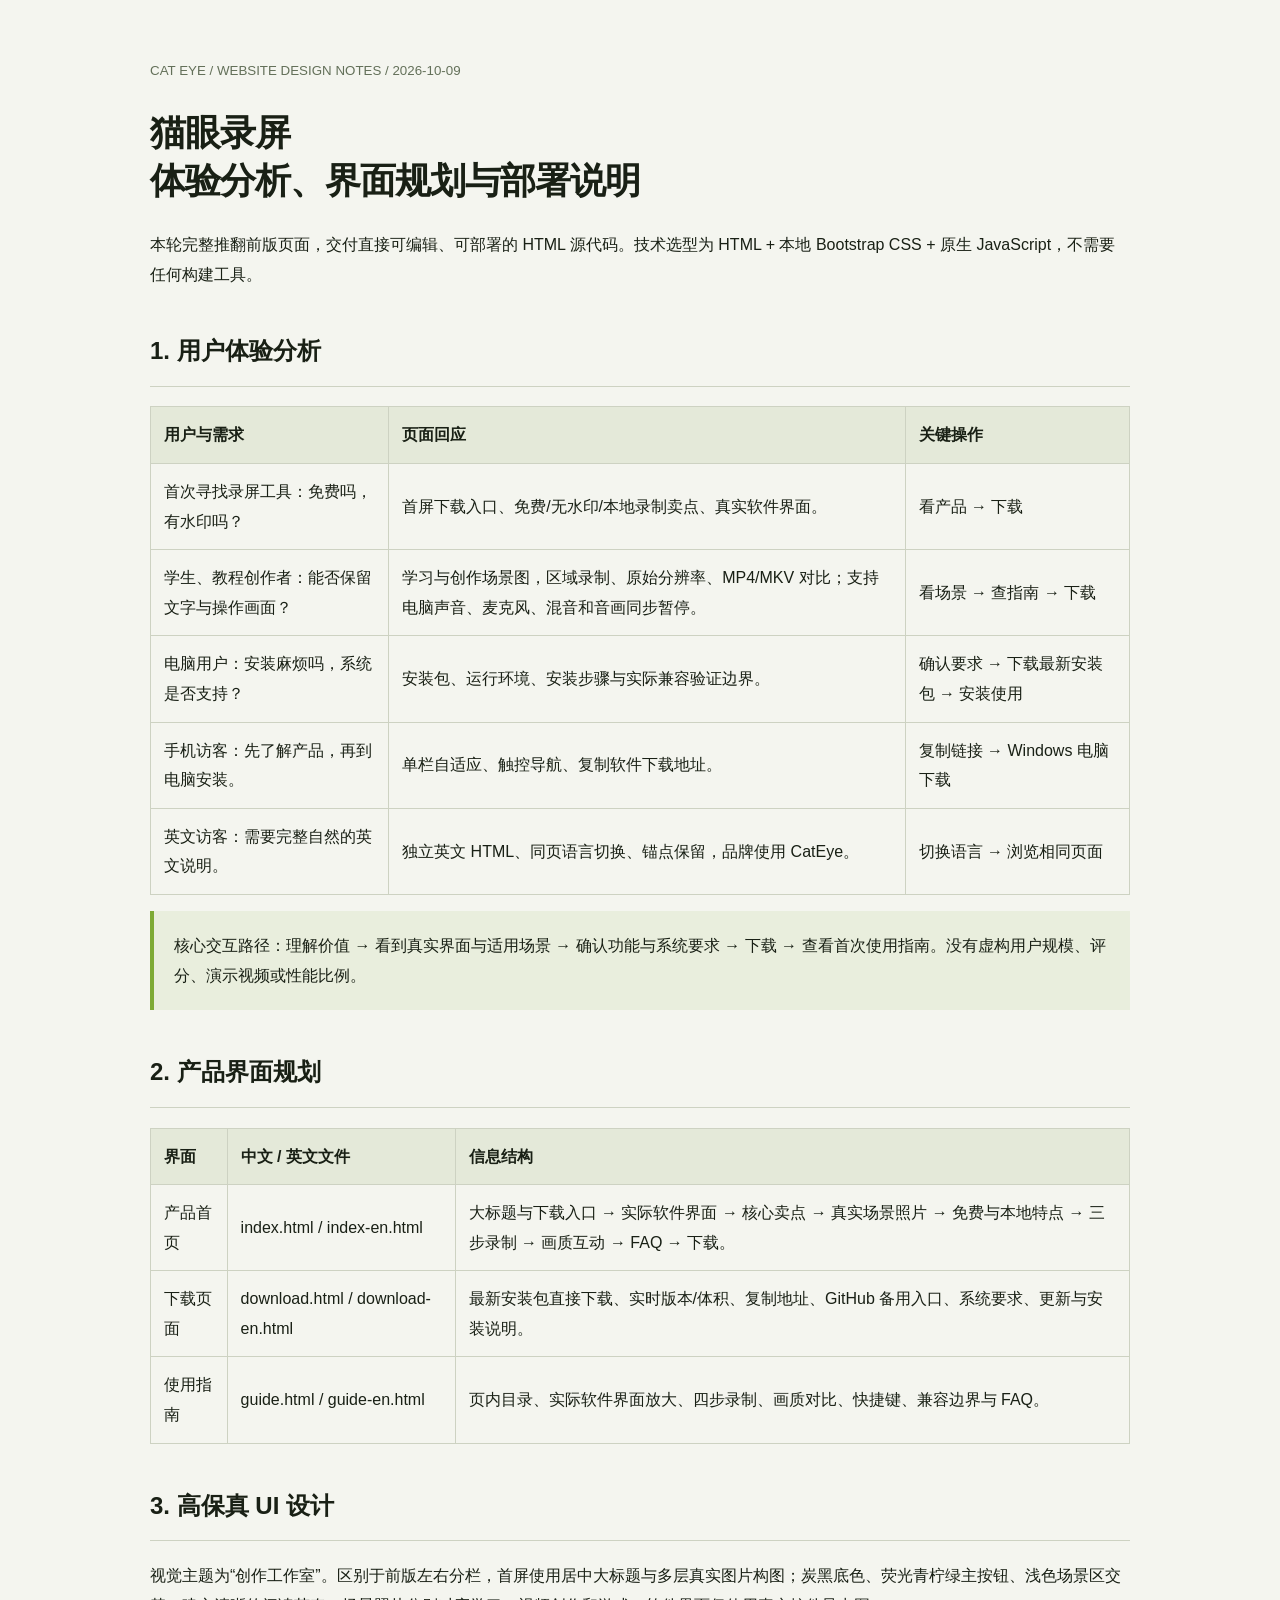
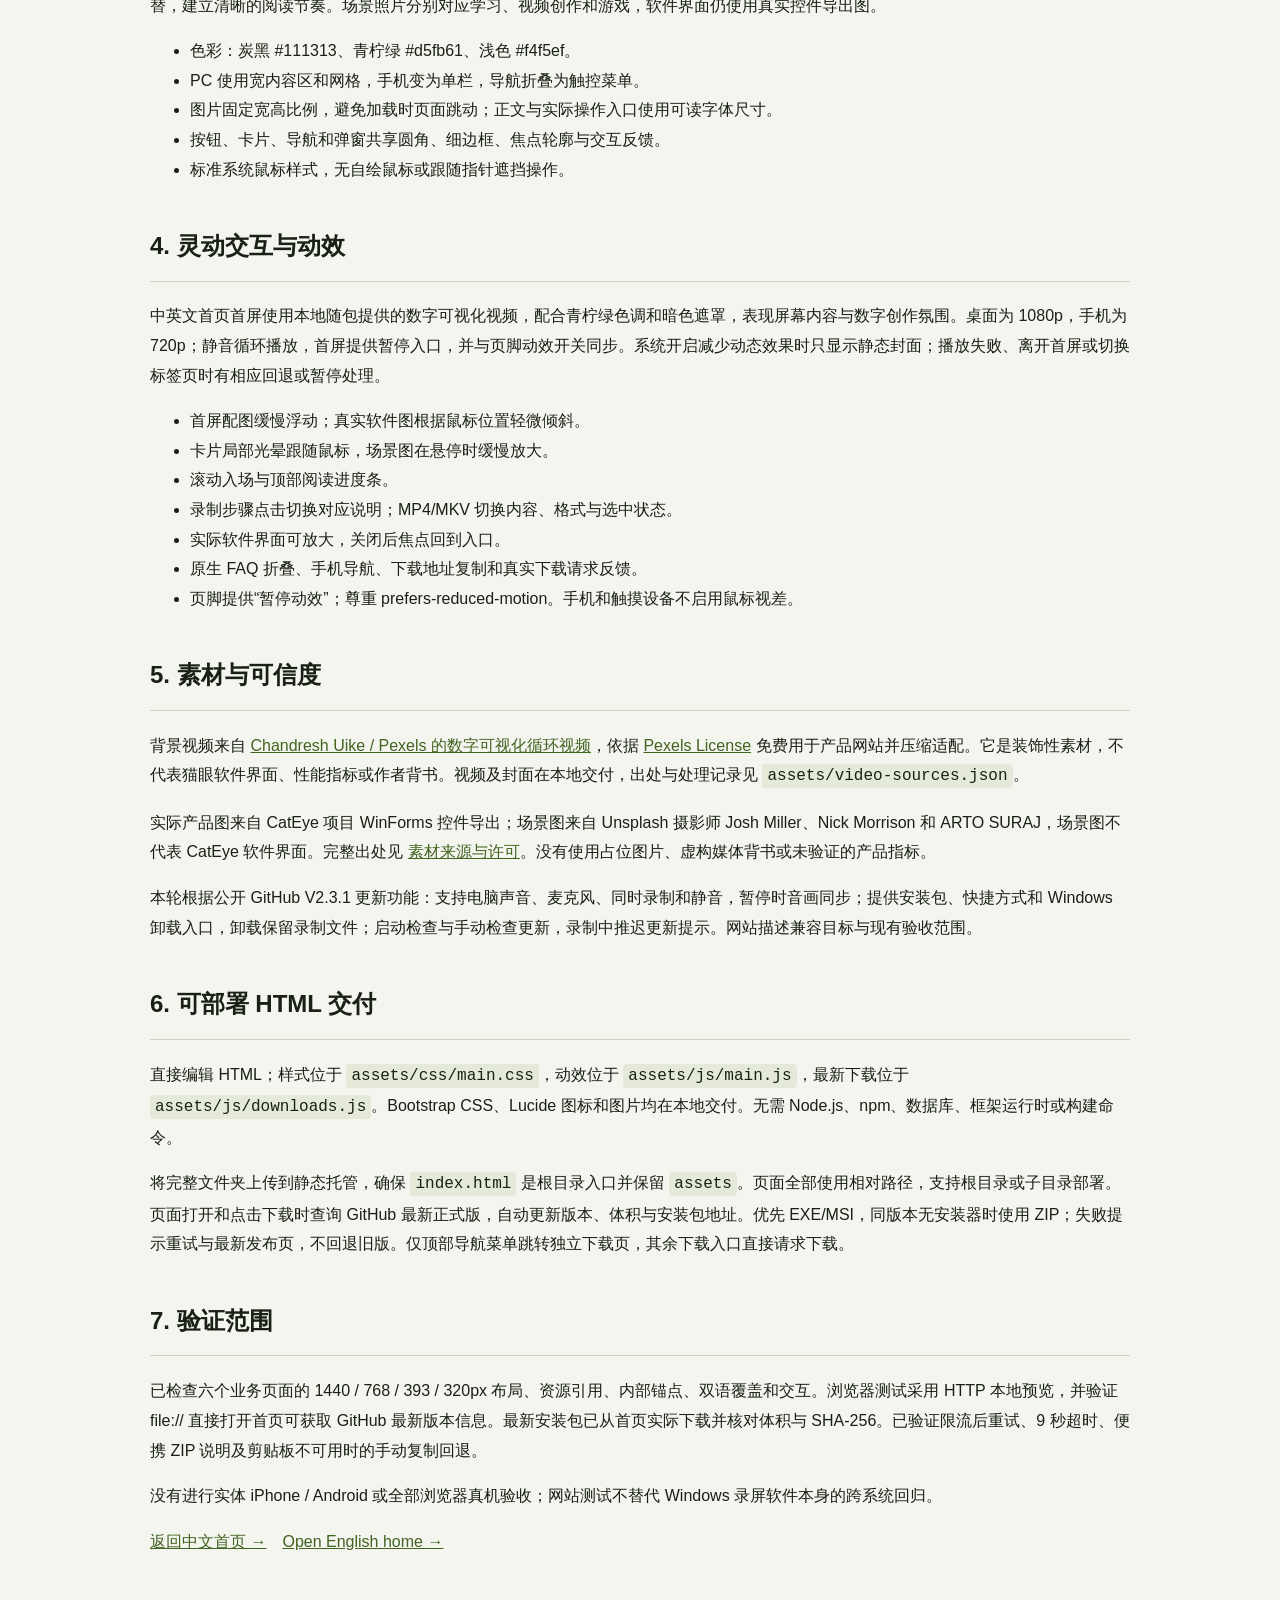
<file: docs/设计与部署说明.html>
<!DOCTYPE html>
<html lang="zh-CN"><head><meta charset="UTF-8"><meta name="viewport" content="width=device-width,initial-scale=1"><title>猫眼官网 — 体验分析、设计与部署说明</title><link rel="stylesheet" href="document.css"></head><body><main>
<small>CAT EYE / WEBSITE DESIGN NOTES / 2026-10-09</small>
<h1>猫眼录屏<br>体验分析、界面规划与部署说明</h1>
<p>本轮完整推翻前版页面，交付直接可编辑、可部署的 HTML 源代码。技术选型为 HTML + 本地 Bootstrap CSS + 原生 JavaScript，不需要任何构建工具。</p>
<h2>1. 用户体验分析</h2>
<div class="table-wrap"><table><thead><tr><th>用户与需求</th><th>页面回应</th><th>关键操作</th></tr></thead><tbody>
<tr><td>首次寻找录屏工具：免费吗，有水印吗？</td><td>首屏下载入口、免费/无水印/本地录制卖点、真实软件界面。</td><td>看产品 → 下载</td></tr>
<tr><td>学生、教程创作者：能否保留文字与操作画面？</td><td>学习与创作场景图，区域录制、原始分辨率、MP4/MKV 对比；支持电脑声音、麦克风、混音和音画同步暂停。</td><td>看场景 → 查指南 → 下载</td></tr>
<tr><td>电脑用户：安装麻烦吗，系统是否支持？</td><td>安装包、运行环境、安装步骤与实际兼容验证边界。</td><td>确认要求 → 下载最新安装包 → 安装使用</td></tr>
<tr><td>手机访客：先了解产品，再到电脑安装。</td><td>单栏自适应、触控导航、复制软件下载地址。</td><td>复制链接 → Windows 电脑下载</td></tr>
<tr><td>英文访客：需要完整自然的英文说明。</td><td>独立英文 HTML、同页语言切换、锚点保留，品牌使用 CatEye。</td><td>切换语言 → 浏览相同页面</td></tr>
</tbody></table></div>
<p class="note">核心交互路径：理解价值 → 看到真实界面与适用场景 → 确认功能与系统要求 → 下载 → 查看首次使用指南。没有虚构用户规模、评分、演示视频或性能比例。</p>
<h2>2. 产品界面规划</h2>
<div class="table-wrap"><table><tr><th>界面</th><th>中文 / 英文文件</th><th>信息结构</th></tr>
<tr><td>产品首页</td><td>index.html / index-en.html</td><td>大标题与下载入口 → 实际软件界面 → 核心卖点 → 真实场景照片 → 免费与本地特点 → 三步录制 → 画质互动 → FAQ → 下载。</td></tr>
<tr><td>下载页面</td><td>download.html / download-en.html</td><td>最新安装包直接下载、实时版本/体积、复制地址、GitHub 备用入口、系统要求、更新与安装说明。</td></tr>
<tr><td>使用指南</td><td>guide.html / guide-en.html</td><td>页内目录、实际软件界面放大、四步录制、画质对比、快捷键、兼容边界与 FAQ。</td></tr></table></div>
<h2>3. 高保真 UI 设计</h2>
<p>视觉主题为“创作工作室”。区别于前版左右分栏，首屏使用居中大标题与多层真实图片构图；炭黑底色、荧光青柠绿主按钮、浅色场景区交替，建立清晰的阅读节奏。场景照片分别对应学习、视频创作和游戏，软件界面仍使用真实控件导出图。</p>
<ul><li>色彩：炭黑 #111313、青柠绿 #d5fb61、浅色 #f4f5ef。</li><li>PC 使用宽内容区和网格，手机变为单栏，导航折叠为触控菜单。</li><li>图片固定宽高比例，避免加载时页面跳动；正文与实际操作入口使用可读字体尺寸。</li><li>按钮、卡片、导航和弹窗共享圆角、细边框、焦点轮廓与交互反馈。</li><li>标准系统鼠标样式，无自绘鼠标或跟随指针遮挡操作。</li></ul>
<h2>4. 灵动交互与动效</h2>
<p>中英文首页首屏使用本地随包提供的数字可视化视频，配合青柠绿色调和暗色遮罩，表现屏幕内容与数字创作氛围。桌面为 1080p，手机为 720p；静音循环播放，首屏提供暂停入口，并与页脚动效开关同步。系统开启减少动态效果时只显示静态封面；播放失败、离开首屏或切换标签页时有相应回退或暂停处理。</p>
<ul><li>首屏配图缓慢浮动；真实软件图根据鼠标位置轻微倾斜。</li><li>卡片局部光晕跟随鼠标，场景图在悬停时缓慢放大。</li><li>滚动入场与顶部阅读进度条。</li><li>录制步骤点击切换对应说明；MP4/MKV 切换内容、格式与选中状态。</li><li>实际软件界面可放大，关闭后焦点回到入口。</li><li>原生 FAQ 折叠、手机导航、下载地址复制和真实下载请求反馈。</li><li>页脚提供“暂停动效”；尊重 prefers-reduced-motion。手机和触摸设备不启用鼠标视差。</li></ul>
<h2>5. 素材与可信度</h2>
<p>背景视频来自 <a href="https://www.pexels.com/video/futuristic-digital-data-visualization-loop-34645078/">Chandresh Uike / Pexels 的数字可视化循环视频</a>，依据 <a href="https://www.pexels.com/license/">Pexels License</a> 免费用于产品网站并压缩适配。它是装饰性素材，不代表猫眼软件界面、性能指标或作者背书。视频及封面在本地交付，出处与处理记录见 <code>assets/video-sources.json</code>。</p>
<p>实际产品图来自 CatEye 项目 WinForms 控件导出；场景图来自 Unsplash 摄影师 Josh Miller、Nick Morrison 和 ARTO SURAJ，场景图不代表 CatEye 软件界面。完整出处见 <a href="../assets/CREDITS.txt">素材来源与许可</a>。没有使用占位图片、虚构媒体背书或未验证的产品指标。</p>
<p>本轮根据公开 GitHub V2.3.1 更新功能：支持电脑声音、麦克风、同时录制和静音，暂停时音画同步；提供安装包、快捷方式和 Windows 卸载入口，卸载保留录制文件；启动检查与手动检查更新，录制中推迟更新提示。网站描述兼容目标与现有验收范围。</p>
<h2>6. 可部署 HTML 交付</h2>
<p>直接编辑 HTML；样式位于 <code>assets/css/main.css</code>，动效位于 <code>assets/js/main.js</code>，最新下载位于 <code>assets/js/downloads.js</code>。Bootstrap CSS、Lucide 图标和图片均在本地交付。无需 Node.js、npm、数据库、框架运行时或构建命令。</p>
<p>将完整文件夹上传到静态托管，确保 <code>index.html</code> 是根目录入口并保留 <code>assets</code>。页面全部使用相对路径，支持根目录或子目录部署。页面打开和点击下载时查询 GitHub 最新正式版，自动更新版本、体积与安装包地址。优先 EXE/MSI，同版本无安装器时使用 ZIP；失败提示重试与最新发布页，不回退旧版。仅顶部导航菜单跳转独立下载页，其余下载入口直接请求下载。</p>
<h2>7. 验证范围</h2>
<p>已检查六个业务页面的 1440 / 768 / 393 / 320px 布局、资源引用、内部锚点、双语覆盖和交互。浏览器测试采用 HTTP 本地预览，并验证 file:// 直接打开首页可获取 GitHub 最新版本信息。最新安装包已从首页实际下载并核对体积与 SHA-256。已验证限流后重试、9 秒超时、便携 ZIP 说明及剪贴板不可用时的手动复制回退。</p>
<p>没有进行实体 iPhone / Android 或全部浏览器真机验收；网站测试不替代 Windows 录屏软件本身的跨系统回归。</p>
<p><a href="../index.html">返回中文首页 →</a>　<a href="../index-en.html">Open English home →</a></p>
</main></body></html>
</file>
<file: assets/css/main.css>
/* CatEye — original static website. Edit this file directly; no build step. */
:root {
  --ink: #111313; --paper: #f4f5ef; --lime: #d5fb61; --mint: #74e3c0;
  --muted: #a2aaa5; --line: #ffffff22; --panel: #1b1f1d;
  --bs-body-font-family: "Segoe UI", "Microsoft YaHei", Arial, sans-serif;
  --bs-body-bg: var(--ink); --bs-body-color: var(--paper);
}
* { box-sizing: border-box; }
html { scroll-behavior: smooth; scroll-padding-top: 104px; }
body { margin: 0; font-size: 16px; line-height: 1.7; overflow-x: clip; }
body, button, input { font-family: var(--bs-body-font-family); }
a { color: inherit; text-decoration: none; }
a:hover { color: inherit; }
button, a { -webkit-tap-highlight-color: transparent; }
button { font: inherit; }
button, summary, input[type=range] { cursor: pointer; }
img { max-width: 100%; height: auto; }
button:focus-visible, a:focus-visible, summary:focus-visible, input:focus-visible { outline: 3px solid var(--mint); outline-offset: 5px; }
[hidden] { display: none !important; }
::selection { color: var(--ink); background: var(--lime); }
.container { max-width: 1264px; padding-inline: 32px; }
.icon { width: 22px; height: 22px; flex-shrink: 0; vertical-align: middle; }
.skip { position: fixed; top: -70px; left: 18px; z-index: 100; padding: 10px 20px; background: var(--lime); color: var(--ink); }
.skip:focus { top: 8px; }
.site-header { position: sticky; top: 0; z-index: 30; background: #111313e8; backdrop-filter: blur(18px); border-bottom: 1px solid #ffffff0e; }
.nav-row { height: 88px; display: flex; align-items: center; justify-content: space-between; gap: 24px; }
.brand { display: inline-flex; align-items: center; gap: 11px; font-size: 23px; font-weight: 750; letter-spacing: -.7px; white-space: nowrap; }
.brand img { width: 43px; height: 43px; }
.brand small { margin-left: 3px; color: #a8b1a9; font-size: 12px; letter-spacing: 1px; font-weight: 500; }
.desktop-nav { display: flex; align-items: center; gap: 30px; }
.desktop-nav a { font-size: 14px; color: #c4cbc6; position: relative; }
.desktop-nav a:after { content: ""; position: absolute; left: 0; bottom: -6px; width: 100%; height: 2px; background: var(--lime); transform: scaleX(0); transform-origin: left; transition: transform .25s; }
.desktop-nav a:hover:after, .desktop-nav a[aria-current]:after { transform: scaleX(1); }
.nav-actions { display: flex; align-items: center; gap: 20px; }
.lang-link { display: flex; align-items: center; gap: 6px; font-size: 14px; min-height: 44px; }
.lang-link .icon { width: 17px; }
.pill { display: inline-flex; align-items: center; justify-content: center; gap: 12px; border: 1px solid transparent; border-radius: 100px; padding: 15px 25px; min-height: 54px; font-size: 16px; font-weight: 650; transition: transform .25s, background .25s, box-shadow .25s; }
.pill:hover { transform: translateY(-3px); }
.pill-primary { background: var(--lime); color: #111710; box-shadow: 0 0 0 0 #d5fb6120; }
.pill-primary:hover { color: #111710; background: #e4ff98; box-shadow: 0 10px 34px #d5fb6124; }
.pill-dark { background: var(--ink); color: var(--paper); }
.pill-dark:hover { background: #30392d; color: white; }
.pill-outline { border-color: #ffffff33; background: #ffffff04; color: var(--paper); }
.pill-outline:hover { background: #ffffff10; }
.pill-small { min-height: 43px; padding: 9px 18px; font-size: 14px; }
.pill .arrow-circle { display: grid; place-items: center; width: 29px; height: 29px; background: #1a2512; color: var(--lime); border-radius: 50%; margin-right: -9px; }
.text-link { display: inline-flex; align-items: center; gap: 9px; font-weight: 600; text-underline-offset: 5px; }
.text-link:hover { text-decoration: underline; }
.text-link .icon { width: 19px; transition: transform .2s; }
.text-link:hover .icon { transform: translate(3px,-3px); }
.menu-toggle { display: none; color: white; width: 44px; height: 44px; border-radius: 50%; border: 1px solid #ffffff30; background: transparent; }
.mobile-nav { padding: 12px 24px 25px; display: flex; flex-direction: column; gap: 5px; }
.mobile-nav a { padding: 10px 15px; border-radius: 8px; }
.mobile-nav a:hover { background: #ffffff0e; }
.scroll-meter { position: absolute; left: 0; bottom: -1px; width: 100%; height: 2px; background: var(--lime); transform: scaleX(0); transform-origin: left; }
.eyebrow { display: inline-flex; align-items: center; gap: 10px; color: var(--lime); font-size: 12px; font-weight: 600; letter-spacing: 2px; text-transform: uppercase; }
.eyebrow i { width: 7px; height: 7px; background: currentColor; border-radius: 50%; box-shadow: 0 0 15px #d5fb6160; }
.hero { position: relative; padding: 78px 0 0; isolation: isolate; }
.hero:before { content: ""; position: absolute; inset: 0; z-index: -1; background: radial-gradient(ellipse at 50% 84%,#799e2220,transparent 53%); pointer-events: none; }
.hero-backdrop { position: absolute; inset: 0; z-index: -2; overflow: hidden; pointer-events: none; background: #111313; }
.hero-backdrop:before { content: ""; position: absolute; inset: 0; background: url("../videos/hero-digital-flow-poster.jpg") center / cover no-repeat; }
.hero-video { display: block; width: 100%; height: 100%; object-fit: cover; object-position: center; }
.hero-video, .hero-backdrop:before { opacity: .68; filter: sepia(1) saturate(2.3) hue-rotate(65deg); }
.hero-backdrop:after { content: ""; position: absolute; inset: 0; background: linear-gradient(180deg,#11131324 0%,#11131333 42%,#111313a6 75%,#111313 100%), radial-gradient(ellipse at 50% 32%,#111313a6 0%,#11131333 48%,#11131308 82%); }
.hero-motion { position: absolute; top: 18px; right: max(24px,calc((100% - 1200px) / 2)); z-index: 3; display: inline-flex; align-items: center; gap: 8px; min-height: 44px; padding: 9px 14px; color: #dce5d4; background: #111313b3; border: 1px solid #d5fb6133; border-radius: 100px; font-size: 13px; backdrop-filter: blur(8px); }
.hero-motion:hover { color: var(--lime); border-color: #d5fb6180; }
.hero-motion svg { width: 16px; height: 16px; }
.hero-copy h1, .hero-lead { text-shadow: 0 2px 22px #0009; }
.hero-note { text-shadow: 0 1px 8px #000; }
@media(max-width:575px) { .hero-motion { top: 8px; right: 20px; font-size: 12px; padding: 8px 12px; } .hero:has(.hero-motion) { padding-top: 67px; } }
.hero-copy { text-align: center; max-width: 960px; margin: auto; position: relative; }
.hero h1 { font-size: clamp(48px,6.5vw,88px); letter-spacing: -.065em; font-weight: 800; line-height: 1.14; margin: 25px 0 23px; }
.hero h1 em { color: var(--lime); font-style: normal; display: inline-block; }
.hero-lead { font-size: 18px; color: #b1b8b1; line-height: 1.9; margin: 0 auto; max-width: 610px; }
.hero-actions { margin-top: 31px; display: flex; flex-wrap: wrap; align-items: center; justify-content: center; gap: 24px; }
.hero-note { margin: 17px 0 0; color: #879287; font-size: 12px; }
.hero-scene { max-width: 1100px; margin: 68px auto 0; position: relative; padding: 0 135px 62px; perspective: 1400px; }
.app-visual { padding: 0; border: 1px solid #7d89715a; border-radius: 14px; background: #131615; overflow: hidden; box-shadow: 0 36px 110px #0009; width: 100%; display: block; position: relative; transform: rotateX(var(--rx,3deg)) rotateY(var(--ry,-3deg)); transition: transform .35s ease-out, border-color .3s; }
.app-visual img { display: block; width: 100%; }
.app-visual:hover { border-color: var(--lime); }
.zoom-label { position: absolute; bottom: 18px; right: 18px; display: flex; align-items: center; gap: 7px; font-size: 12px; padding: 7px 13px; color: #182016; background: var(--lime); border-radius: 20px; }
.zoom-label .icon { width: 14px; height: 14px; }
.hero-app .zoom-label { left: 18px; right: auto; }
.scene-card { position: absolute; width: 210px; padding: 7px; background: #262b23; border: 1px solid #ffffff2a; border-radius: 14px; box-shadow: 0 18px 45px #0007; overflow: hidden; transition: transform .35s; }
.scene-card img { width: 100%; height: 130px; object-fit: cover; border-radius: 8px; }
.scene-card span { display: block; font-size: 12px; margin: 9px 5px 3px; color: #eef2e7; }
.scene-left { left: 0; top: 30px; transform: rotate(-10deg); animation: drift-left 7s ease-in-out infinite; }
.scene-right { right: -10px; bottom: 90px; transform: rotate(9deg); animation: drift-right 8s ease-in-out infinite; }
.orbit-label { position: absolute; right: 20px; top: -19px; background: var(--lime); color: #17200f; padding: 13px 19px; border-radius: 50%; transform: rotate(12deg); width: 100px; height: 100px; display: grid; place-content: center; text-align: center; font-size: 12px; line-height: 1.4; font-weight: 700; letter-spacing: .7px; }
.scene-caption { font-size: 12px; color: #76846e; letter-spacing: 1.5px; text-align: center; margin-top: 22px; }
.trust-strip { border-block: 1px solid var(--line); }
.trust-grid { display: grid; grid-template-columns: repeat(4,1fr); }
.trust-item { display: flex; gap: 13px; align-items: center; padding: 27px 18px; font-size: 14px; border-right: 1px solid var(--line); justify-content: center; }
.trust-item:last-child { border: 0; }
.trust-item .icon { color: var(--lime); width: 22px; }
.section-pad { padding: 112px 0; }
.section-title { font-size: clamp(34px,4vw,54px); letter-spacing: -.045em; line-height: 1.25; font-weight: 750; margin: 18px 0 21px; }
.section-lead { color: var(--muted); max-width: 460px; font-size: 16px; }
.section-head { display: flex; align-items: flex-end; justify-content: space-between; gap: 35px; margin-bottom: 48px; }
.section-head .section-title { margin-bottom: 0; }
.section-head p { margin: 0; max-width: 350px; }
.light-section { background: var(--paper); color: var(--ink); }
.light-section .eyebrow { color: #59633d; }
.light-section .section-lead { color: #62695f; }
.use-case { display: block; position: relative; border-radius: 16px; overflow: hidden; height: 435px; isolation: isolate; }
.use-case>img { width: 100%; height: 100%; object-fit: cover; transition: transform .7s cubic-bezier(.2,.65,.25,1); }
.use-case:after { content: ""; position: absolute; inset: 0; background: linear-gradient(0deg,#000d,transparent 85%); z-index: 0; }
.use-case:hover>img { transform: scale(1.07); }
.use-case-copy { position: absolute; left: 26px; right: 26px; bottom: 25px; z-index: 1; color: white; }
.use-case-copy h3 { font-size: 27px; letter-spacing: -.6px; margin: 12px 0 9px; font-weight: 700; }
.use-case-copy p { font-size: 14px; color: #e6e8e2; line-height: 1.8; margin: 0; }
.tag { display: inline-block; font-size: 12px; border: 1px solid #ffffff6b; border-radius: 30px; padding: 3px 11px; backdrop-filter: blur(9px); }
.scenario-note { color: #777d71; font-size: 13px; margin-top: 22px; }
.feature-intro { display: grid; grid-template-columns: 1fr 1fr; gap: 80px; align-items: center; }
.feature-list { margin-top: 30px; }
.feature-row { display: flex; align-items: flex-start; gap: 18px; padding: 23px 0; border-bottom: 1px solid var(--line); }
.feature-row>.icon { color: var(--lime); width: 25px; margin-top: 4px; }
.feature-row h3 { font-size: 20px; margin: 0 0 8px; }
.feature-row p { color: var(--muted); font-size: 14px; margin: 0; }
.feature-row:last-child { border-bottom: 0; }
.spotlight-card { position: relative; overflow: hidden; background: #1b201b; border: 1px solid #ffffff1c; border-radius: 22px; padding: 44px; }
.spotlight-card:before { content: ""; position: absolute; pointer-events: none; inset: 0; background: radial-gradient(450px circle at var(--mx,50%) var(--my,50%),#d5fb6116,transparent 65%); opacity: 0; transition: opacity .4s; }
.spotlight-card:hover:before { opacity: 1; }
.free-display { font-size: 160px; font-weight: 850; color: var(--lime); line-height: 1; letter-spacing: -10px; margin: 30px 0 16px; }
.free-display small { font-size: 35px; letter-spacing: -2px; vertical-align: super; }
.free-card .overline { font-size: 12px; color: #a8b5a1; letter-spacing: 2px; }
.free-card h3 { font-size: 27px; margin-top: 15px; font-weight: 650; }
.free-card p { font-size: 15px; color: var(--muted); max-width: 300px; }
.free-card .mini-logo { width: 50px; float: right; }
.free-card-footer { border-top: 1px solid var(--line); margin-top: 40px; padding-top: 23px; display: flex; gap: 15px; flex-wrap: wrap; color: #c8d5c2; font-size: 13px; }
.free-card-footer .icon { width: 16px; }
.workflow { border-top: 1px solid var(--line); }
.workflow-layout { display: grid; grid-template-columns: .8fr 1.2fr; gap: 70px; align-items: center; }
.steps { display: grid; gap: 5px; }
.step-button { text-align: left; display: grid; grid-template-columns: 39px 1fr; gap: 12px; padding: 24px 20px; border-radius: 12px; color: white; background: transparent; border: 1px solid transparent; transition: background .3s,border-color .3s; }
.step-button[aria-pressed=true] { background: #d5fb610a; border-color: #d5fb614d; }
.step-number { font-size: 13px; padding-top: 3px; color: #727c70; }
.step-button[aria-pressed=true] .step-number { color: var(--lime); }
.step-button strong { display: block; font-size: 21px; margin-bottom: 7px; font-weight: 650; }
.step-button span span { display: block; color: var(--muted); font-size: 14px; line-height: 1.9; }
.workflow-visual { background: #e9eee0; border-radius: 20px; padding: 37px 24px 25px; position: relative; color: var(--ink); }
.workflow-visual .app-visual { transform: none; box-shadow: 0 15px 35px #152b2330; }
.workflow-caption { display: flex; gap: 12px; align-items: center; margin-top: 25px; min-height: 45px; font-size: 14px; }
.workflow-caption .icon { color: #526e2b; }
.quality-section { background: var(--lime); color: #202815; }
.quality-section .eyebrow { color: #4d632a; }
.quality-section .section-lead { color: #59663d; }
.quality-layout { display: grid; grid-template-columns: 1fr .9fr; gap: 90px; align-items: center; }
.quality-switch { display: inline-flex; flex-wrap: wrap; border: 1px solid #23341240; padding: 5px; border-radius: 100px; gap: 5px; margin: 12px 0 19px; }
.quality-switch button { border: 0; border-radius: 30px; padding: 11px 20px; font-size: 14px; color: #253616; background: transparent; }
.quality-switch button[aria-pressed=true] { background: #202a18; color: #e8ffb1; }
.quality-small { color: #566438; font-size: 12px; max-width: 410px; }
.format-card { background: #222c1a; color: #f6ffe4; padding: 45px; border-radius: 20px; box-shadow: 12px 12px 0 #9abd48; transform: rotate(2deg); transition: transform .35s; }
.format-card:hover { transform: rotate(0deg); }
.format-meta { display: flex; justify-content: space-between; align-items: center; font-size: 12px; letter-spacing: 1px; color: #b0c594; }
.format-name { font-size: 100px; line-height: 1.4; font-weight: 750; letter-spacing: -5px; margin: 9px 0; }
.format-card h3 { font-size: 22px; font-weight: 650; }
.format-card p { font-size: 14px; color: #bfd0b0; margin: 16px 0 0; min-height: 76px; }
.faq-layout { display: grid; grid-template-columns: .8fr 1.2fr; gap: 90px; }
.faq-list details { border-bottom: 1px solid var(--line); }
.faq-list summary { padding: 22px 35px 22px 0; position: relative; list-style: none; font-size: 17px; font-weight: 550; }
.faq-list summary::-webkit-details-marker { display: none; }
.faq-list summary:after { content: "+"; position: absolute; right: 0; font-size: 24px; font-weight: 300; color: var(--lime); top: 17px; }
.faq-list details[open] summary:after { content: "−"; }
.faq-list details p { font-size: 15px; color: var(--muted); padding: 0 30px 22px 0; margin: 0; }
.final-cta { background: var(--paper); color: var(--ink); padding: 78px 0; }
.cta-row { display: flex; justify-content: space-between; align-items: center; gap: 30px; }
.cta-row h2 { font-size: clamp(32px,4vw,55px); font-weight: 750; letter-spacing: -.045em; margin-bottom: 12px; }
.cta-row p { color: #6c7266; margin: 0; }
.site-footer { padding: 55px 0 28px; }
.footer-top { display: flex; justify-content: space-between; align-items: flex-start; gap: 30px; }
.footer-top p { color: #788474; font-size: 13px; margin-top: 12px; }
.footer-links { display: flex; gap: 28px; font-size: 14px; color: #b4bfb0; flex-wrap: wrap; }
.footer-bottom { display: flex; justify-content: space-between; gap: 20px; border-top: 1px solid var(--line); padding-top: 25px; margin-top: 35px; font-size: 12px; color: #788474; }
.motion-toggle { border: 0; color: inherit; padding: 0; background: transparent; font-size: 12px; }
.motion-toggle:hover { color: var(--lime); }
.reveal { opacity: 1; transform: none; }
.motion-ready .reveal:not(.seen) { opacity: 0; transform: translateY(27px); }
.motion-ready .reveal { transition: opacity .7s ease, transform .7s cubic-bezier(.2,.65,.25,1); }
.motion-ready .reveal:nth-child(2) { transition-delay: .08s; }
.motion-ready .reveal:nth-child(3) { transition-delay: .16s; }
.image-dialog { width: min(1200px,94vw); border: 1px solid #ffffff35; padding: 52px 12px 16px; background: #151917; border-radius: 17px; color: white; max-height: 92vh; }
.image-dialog::backdrop { background: #000c; backdrop-filter: blur(10px); }
.image-dialog img { display: block; max-height: calc(92vh - 115px); object-fit: contain; margin: auto; }
.image-dialog p { text-align: center; color: #99a891; font-size: 12px; margin: 12px 0 0; }
.dialog-close { position: absolute; top: 8px; right: 10px; width: 38px; height: 38px; color: white; border: 0; border-radius: 50%; background: #ffffff10; }
.toast { position: fixed; bottom: 25px; left: 50%; transform: translate(-50%,20px); z-index: 100; width: max-content; max-width: calc(100% - 32px); border: 1px solid #d5fb6150; border-radius: 12px; padding: 13px 21px; background: #26311f; color: #f3ffdf; opacity: 0; pointer-events: none; transition: opacity .25s,transform .25s; font-size: 14px; }
.toast.show { opacity: 1; transform: translate(-50%,0); }
/* Download and guide pages */
.page-intro { padding: 72px 0 52px; }
.page-intro h1 { font-size: clamp(40px,5vw,69px); line-height: 1.17; font-weight: 800; letter-spacing: -.055em; margin: 22px 0; }
.page-intro h1 em { font-style: normal; color: var(--lime); }
.page-intro p { color: var(--muted); max-width: 670px; font-size: 17px; }
.back-link { display: inline-flex; gap: 8px; align-items: center; font-size: 13px; color: #adbba4; margin-bottom: 24px; }
.download-grid { display: grid; grid-template-columns: 1.12fr .88fr; gap: 25px; align-items: stretch; }
.download-card { background: var(--lime); padding: 42px; border-radius: 21px; color: var(--ink); position: relative; }
.download-icon { width: 59px; height: 59px; padding: 14px; border: 1px solid #20311640; border-radius: 15px; margin-bottom: 23px; }
.download-card h2 { font-size: 32px; font-weight: 700; letter-spacing: -.8px; }
.release-meta { color: #566b2f; font-size: 14px; }
.download-card .pill { margin-top: 27px; width: 100%; justify-content: space-between; }
.download-card .copy-link { border: 0; background: transparent; padding: 12px 0; color: #283e15; font-size: 14px; display: inline-flex; align-items: center; gap: 8px; }
.download-card .copy-link:hover { text-decoration: underline; }
.download-secondary { display: flex; gap: 20px; justify-content: space-between; align-items: center; flex-wrap: wrap; margin-top: 10px; font-size: 14px; }
.download-secondary .icon { width: 17px; }
.phone-note { padding-top: 20px; margin-top: 18px; border-top: 1px solid #24331633; font-size: 13px; color: #4c5f32; }
.download-feedback { font-size: 14px; padding: 13px 0; color: #3b541a; }
.requirements { background: var(--panel); border: 1px solid var(--line); border-radius: 21px; padding: 36px; }
.requirements h2 { font-size: 20px; margin-bottom: 24px; }
.requirements dl { margin: 0; }
.requirements dl div { padding: 13px 0; border-bottom: 1px solid var(--line); display: grid; grid-template-columns: 98px 1fr; gap: 18px; font-size: 14px; }
.requirements dt { font-weight: 400; color: #98a28f; }
.requirements dd { margin: 0; }
.fineprint { font-size: 12px; line-height: 1.9; color: #89967f; margin-top: 19px; }
.install-card { border-top: 1px solid #717b632f; padding: 25px 0 0; }
.install-card>span { color: #899772; font-size: 15px; }
.install-card h3 { font-size: 23px; font-weight: 700; margin: 20px 0 12px; }
.install-card p { color: #69715e; font-size: 15px; }
.update-row { display: flex; align-items: center; justify-content: space-between; gap: 32px; padding: 35px 0; border-top: 1px solid var(--line); }
.update-row h2 { font-size: 23px; margin-bottom: 10px; }
.update-row p { color: var(--muted); font-size: 14px; max-width: 730px; margin-bottom: 0; }
.guide-layout { display: grid; grid-template-columns: 200px minmax(0,1fr); gap: 70px; align-items: start; }
.guide-nav { position: sticky; top: 122px; display: grid; gap: 6px; }
.guide-nav a { font-size: 14px; padding: 12px 15px; border-radius: 8px; color: #aab7a0; }
.guide-nav a:hover, .guide-nav a[aria-current] { background: #d5fb6110; color: var(--lime); }
.guide-content { min-width: 0; }
.guide-section { padding-bottom: 64px; margin-bottom: 50px; border-bottom: 1px solid var(--line); scroll-margin-top: 110px; }
.guide-section h2 { font-size: 31px; font-weight: 700; letter-spacing: -1px; margin: 0 0 24px; }
.guide-section p { color: var(--muted); font-size: 16px; }
.guide-shot { margin: 25px 0 30px; }
.guide-shot .app-visual { transform: none; }
.guide-shot figcaption { font-size: 12px; color: #86917f; padding-top: 12px; }
.guide-steps { list-style: none; padding: 0; display: grid; gap: 28px; }
.guide-steps li { display: grid; grid-template-columns: 35px 1fr; gap: 16px; }
.guide-steps li>span { border: 1px solid #d5fb6150; border-radius: 50%; width: 30px; height: 30px; display: grid; place-items: center; color: var(--lime); font-size: 13px; }
.guide-steps h3 { font-size: 20px; margin: 2px 0 9px; }
.guide-steps p { font-size: 15px; margin: 0; }
.info-note { border-left: 3px solid var(--lime); padding: 15px 20px; margin-top: 28px; background: #d5fb610a; font-size: 14px; color: #c5d5b5; }
.compare-grid { display: grid; grid-template-columns: 1fr 1fr; gap: 20px; }
.compare-card { background: var(--panel); border: 1px solid var(--line); padding: 27px; border-radius: 15px; }
.compare-card .format { color: var(--lime); font-size: 42px; font-weight: 750; letter-spacing: -2px; }
.compare-card h3 { font-size: 20px; margin: 18px 0 13px; }
.compare-card p { font-size: 14px; margin: 0; }
.shortcut-row { display: flex; justify-content: space-between; gap: 22px; padding: 22px 0; border-bottom: 1px solid var(--line); align-items: center; }
kbd { background: #293023; border: 1px solid #ffffff24; border-bottom: 3px solid #ffffff24; color: #e1f3d0; border-radius: 6px; padding: 5px 8px; font-size: 13px; font-family: inherit; }
.key-group { white-space: nowrap; color: #78856d; font-size: 12px; }
.copy-fallback { width: 100%; border: 1px solid #335413; background: #edffc6; color: #13210a; border-radius: 7px; padding: 10px; font-size: 13px; margin-top: 10px; }
@keyframes drift-left { 50% { transform: translateY(-13px) rotate(-7deg); } }
@keyframes drift-right { 50% { transform: translateY(12px) rotate(6deg); } }
body.motion-paused *, body.motion-paused *:before, body.motion-paused *:after { animation: none !important; transition: none !important; scroll-behavior: auto !important; }
body.motion-paused .reveal { opacity: 1 !important; transform: none !important; }
@media(min-width:1450px) { .container { max-width: 1320px; } }
@media(max-width:1100px) {
  .nav-row { gap: 18px; } .brand small { display: none; } .desktop-nav { gap: 20px; }
  .hero { padding-top: 62px; } .hero-scene { padding-inline: 100px; } .scene-card { width: 177px; }
  .scene-card img { height: 110px; } .scene-right { right: 0; } .scene-left { left: 0; }
  .feature-intro, .workflow-layout, .quality-layout, .faq-layout { gap: 42px; }
  .use-case { height: 390px; } .use-case-copy { inset-inline: 20px; }
  .use-case-copy h3 { font-size: 24px; } .download-grid { grid-template-columns: 1fr 1fr; }
  .download-card { padding: 32px; } .guide-layout { grid-template-columns: 170px minmax(0,1fr); gap: 34px; }
}
@media(max-width:800px) {
  .container { padding-inline: 24px; } .nav-row { height: 75px; } .desktop-nav, .nav-download { display: none; }
  .menu-toggle { display: inline-grid; place-items: center; } .brand { font-size: 21px; } .nav-actions { gap: 20px; }
  .hero { padding-top: 55px; } .hero h1 { font-size: 65px; } .hero-lead { font-size: 17px; max-width: 510px; }
  .hero-scene { padding-inline: 45px; margin-top: 55px; } .scene-card { width: 150px; }
  .scene-card img { height: 95px; } .scene-left { top: 50px; left: -9px; } .scene-right { bottom: 60px; right: -7px; }
  .orbit-label { width: 78px; height: 78px; right: 5px; top: -25px; font-size: 10px; }
  .trust-item { font-size: 12px; padding-inline: 7px; gap: 7px; } .trust-item .icon { width: 18px; }
  .section-pad { padding: 80px 0; } .section-head { align-items: start; flex-direction: column; gap: 20px; }
  .section-head p { max-width: 580px; } .use-case { height: 370px; }
  .feature-intro { gap: 45px; } .free-display { font-size: 115px; } .spotlight-card { padding: 30px; }
  .free-card h3 { font-size: 23px; } .free-card-footer { gap: 8px; }
  .workflow-layout, .quality-layout, .faq-layout { grid-template-columns: 1fr; gap: 37px; }
  .steps { grid-template-columns: repeat(3,1fr); gap: 10px; } .step-button { display: block; padding: 17px; }
  .step-number { display: block; margin-bottom: 8px; } .step-button strong { font-size: 17px; } .step-button span span { font-size: 13px; }
  .workflow-visual { max-width: 630px; } .quality-layout { gap: 35px; } .format-card { transform: rotate(1deg); max-width: 540px; }
  .faq-layout .section-title { margin-bottom: 12px; } .cta-row { flex-direction: column; align-items: flex-start; }
  .footer-top { flex-wrap: wrap; } .download-grid { grid-template-columns: 1fr; }
  .page-intro { padding-top: 52px; } .requirements dl div { grid-template-columns: 125px 1fr; }
  .guide-layout { grid-template-columns: 1fr; gap: 35px; } .guide-nav { position: static; display: flex; flex-wrap: wrap; gap: 6px; border-block: 1px solid var(--line); padding-block: 10px; }
  .guide-nav a { padding: 8px 12px; } .guide-section { margin-bottom: 35px; padding-bottom: 45px; }
}
@media(max-width:575px) {
  .container { padding-inline: 20px; } .nav-row { gap: 12px; height: 72px; } .brand { font-size: 20px; gap: 8px; }
  .brand img { width: 36px; height: 36px; } .nav-actions { gap: 16px; } .lang-link { font-size: 13px; }
  .hero { padding-top: 45px; } .eyebrow { font-size: 10px; letter-spacing: 1.6px; }
  .hero h1 { font-size: clamp(40px,10.4vw,61px); line-height: 1.2; letter-spacing: -.055em; margin-top: 20px; }
  html[lang=en] .hero h1 { font-size: clamp(43px,12vw,68px); }
  .hero-lead { font-size: 15px; line-height: 1.9; max-width: 365px; }
  .hero-actions { gap: 18px; margin-top: 25px; flex-direction: column; } .hero-actions .text-link { font-size: 14px; }
  .pill { font-size: 14px; min-height: 51px; padding: 13px 22px; } .hero-note { font-size: 11px; }
  .hero-scene { padding: 0 3px 45px; margin-top: 48px; } .app-visual { border-radius: 9px; transform: none; }
  .scene-card { width: 105px; border-radius: 10px; padding: 4px; z-index: 2; }
  .scene-card img { height: 66px; border-radius: 6px; } .scene-card span { font-size: 9px; margin: 5px 4px 2px; }
  .scene-left { left: -7px; top: auto; bottom: 25px; } .scene-right { right: -7px; bottom: 12px; }
  .orbit-label { width: 57px; height: 57px; top: -22px; right: 1px; font-size: 8px; padding: 0; z-index: 2; }
  .scene-caption { font-size: 9px; letter-spacing: .4px; margin-top: 18px; }
  .hero-scene .zoom-label { bottom: 86px; right: 9px; left: auto; font-size: 9px; padding: 5px 8px; }
  .trust-grid { grid-template-columns: 1fr 1fr; } .trust-item { padding: 17px 5px; }
  .trust-item:nth-child(2) { border: 0; } .trust-item:nth-child(-n+2) { border-bottom: 1px solid var(--line); }
  .section-pad { padding: 65px 0; } .section-title { font-size: 33px; line-height: 1.3; } .section-head { margin-bottom: 32px; }
  .section-lead { font-size: 15px; } .use-case { height: 385px; } .use-case-copy { bottom: 25px; left: 25px; right: 25px; }
  .use-case-copy h3 { font-size: 27px; } .scenario-note { font-size: 12px; }
  .feature-intro { grid-template-columns: 1fr; gap: 30px; } .free-display { font-size: 140px; }
  .feature-list { margin-top: 17px; } .feature-row { padding-block: 20px; }
  .workflow-layout { gap: 28px; } .steps { grid-template-columns: 1fr; }
  .step-button { display: grid; grid-template-columns: 30px 1fr; padding: 17px 15px; } .step-number { margin: 0; }
  .step-button strong { font-size: 19px; } .step-button span span { font-size: 14px; }
  .workflow-visual { padding: 22px 13px 15px; border-radius: 13px; } .workflow-caption { font-size: 13px; margin-top: 17px; }
  .format-card { padding: 28px; box-shadow: 7px 7px 0 #9abd48; margin-right: 8px; }
  .format-name { font-size: 81px; } .format-card p { min-height: 90px; } .quality-switch button { padding: 9px 16px; font-size: 13px; }
  .faq-list summary { font-size: 16px; } .faq-list details p { font-size: 14px; }
  .final-cta { padding: 58px 0; } .cta-row h2 { font-size: 33px; line-height: 1.35; } .cta-row p { font-size: 14px; }
  .site-footer { padding-top: 39px; } .footer-links { gap: 19px; font-size: 13px; } .footer-bottom { flex-direction: column; gap: 12px; margin-top: 24px; }
  .page-intro h1 { font-size: 40px; } .page-intro p { font-size: 15px; } .page-intro { padding: 37px 0 33px; }
  .download-card { padding: 27px; } .download-card h2 { font-size: 28px; } .download-secondary { gap: 12px; font-size: 13px; }
  .requirements { padding: 25px; } .requirements dl div { grid-template-columns: 86px 1fr; gap: 14px; font-size: 13px; }
  .update-row { flex-direction: column; align-items: flex-start; } .guide-nav a { font-size: 12px; padding: 8px 9px; }
  .guide-section h2 { font-size: 27px; } .guide-section p { font-size: 15px; } .compare-grid { grid-template-columns: 1fr; }
  .shortcut-row { flex-direction: column; align-items: flex-start; gap: 12px; } .image-dialog { padding-top: 49px; }
}
@media(prefers-reduced-motion:reduce) {
  html { scroll-behavior: auto; }
  *, *:before, *:after { animation: none !important; transition: none !important; }
  .motion-ready .reveal:not(.seen) { opacity: 1; transform: none; }
}

/* Latest-release download feedback. */
[data-download][aria-busy="true"], [data-copy][aria-busy="true"] { cursor: progress; opacity: .75; }
.toast.show a { display: block; margin-top: .35em; text-decoration: underline; pointer-events: auto; }
.download-feedback, .copy-fallback { overflow-wrap: anywhere; }
</file>
<file: docs/document.css>
body{font-family:"Segoe UI","Microsoft YaHei",sans-serif;background:#f4f5ef;color:#192015;line-height:1.85;margin:0}main{max-width:980px;margin:auto;padding:55px 30px}h1{font-size:36px;line-height:1.35;letter-spacing:-1px}h2{font-size:24px;margin-top:40px;border-bottom:1px solid #cdd2c2;padding-bottom:12px}p,li,td{font-size:16px}table{width:100%;border-collapse:collapse}th,td{padding:13px;border:1px solid #cdd2c2;text-align:left}th{background:#e4e9d9}a{color:#426321}code{background:#e4e9d9;padding:3px 5px;border-radius:4px}small{color:#637059}.table-wrap{overflow-x:auto}.note{padding:20px;border-left:4px solid #7eaa35;background:#e9eedd}@media(max-width:600px){main{padding:30px 20px}h1{font-size:28px}th,td{min-width:110px;padding:10px;font-size:14px}}
</file>
